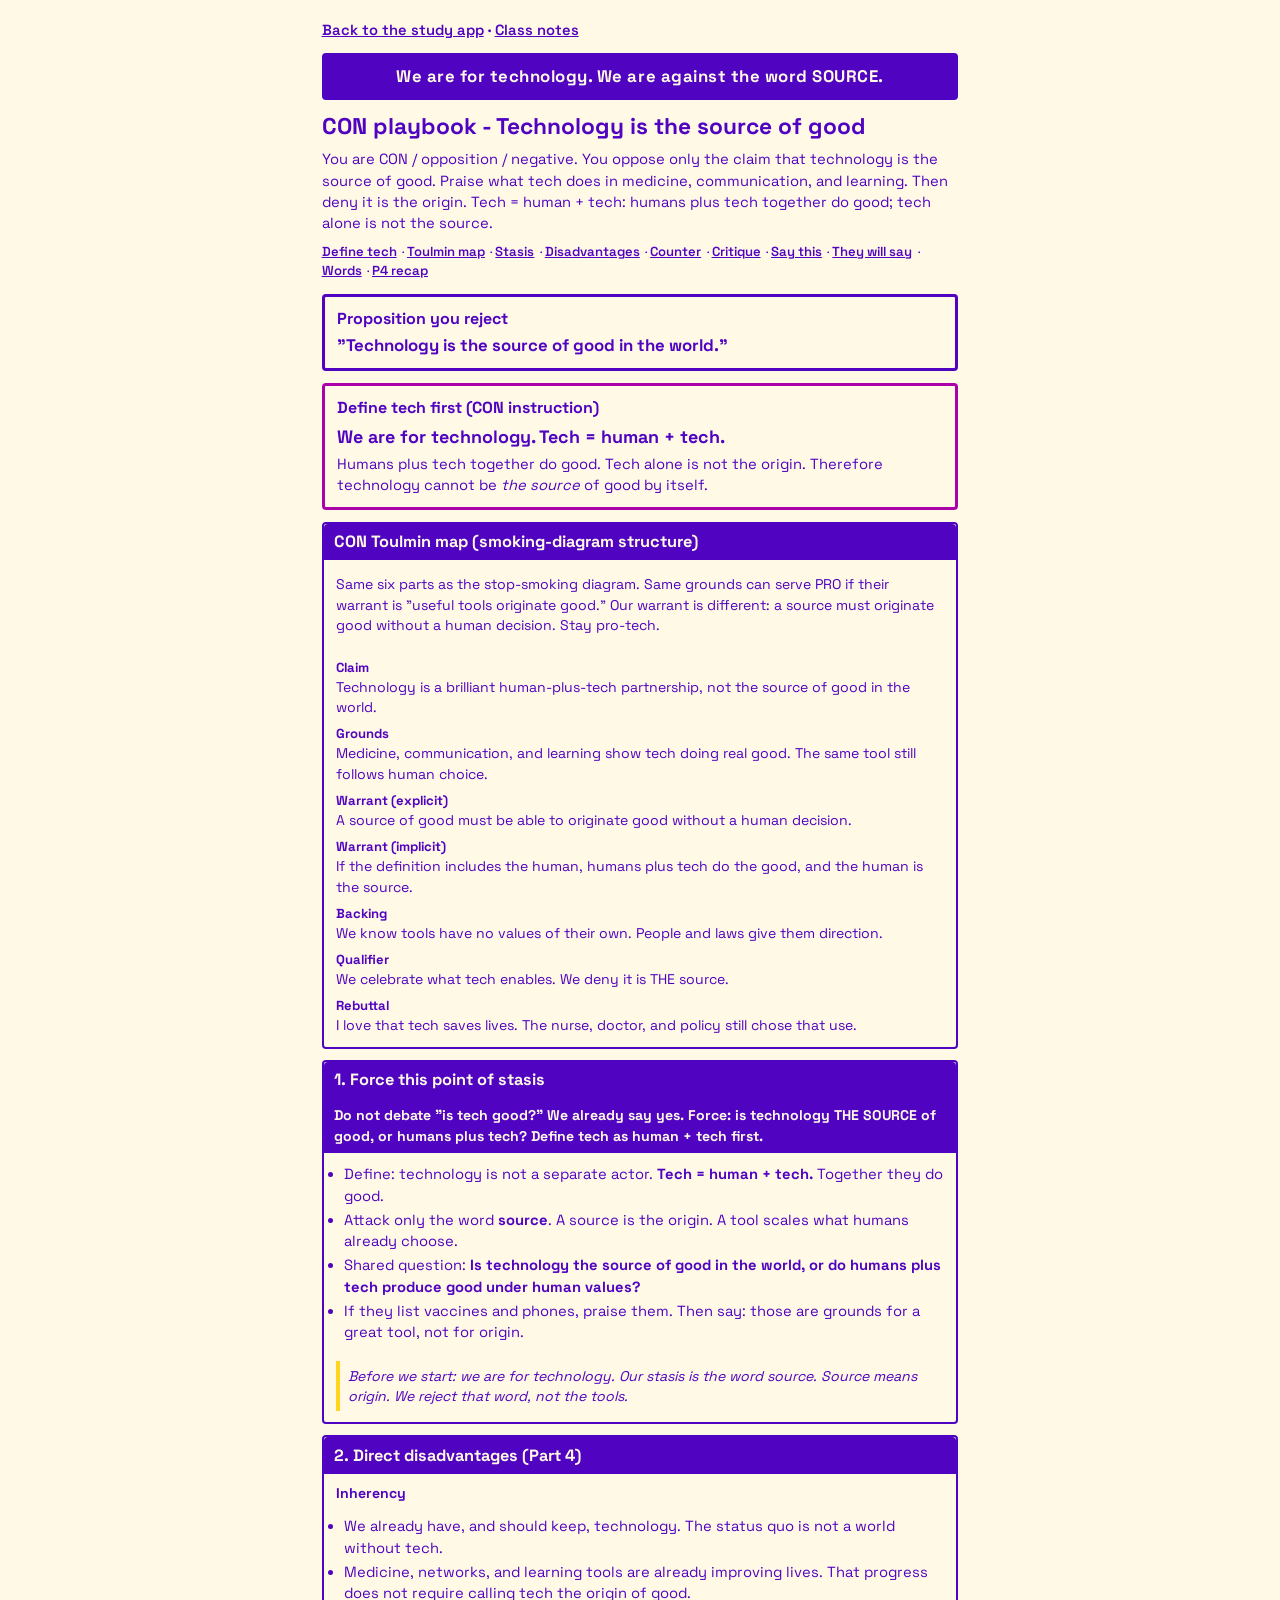
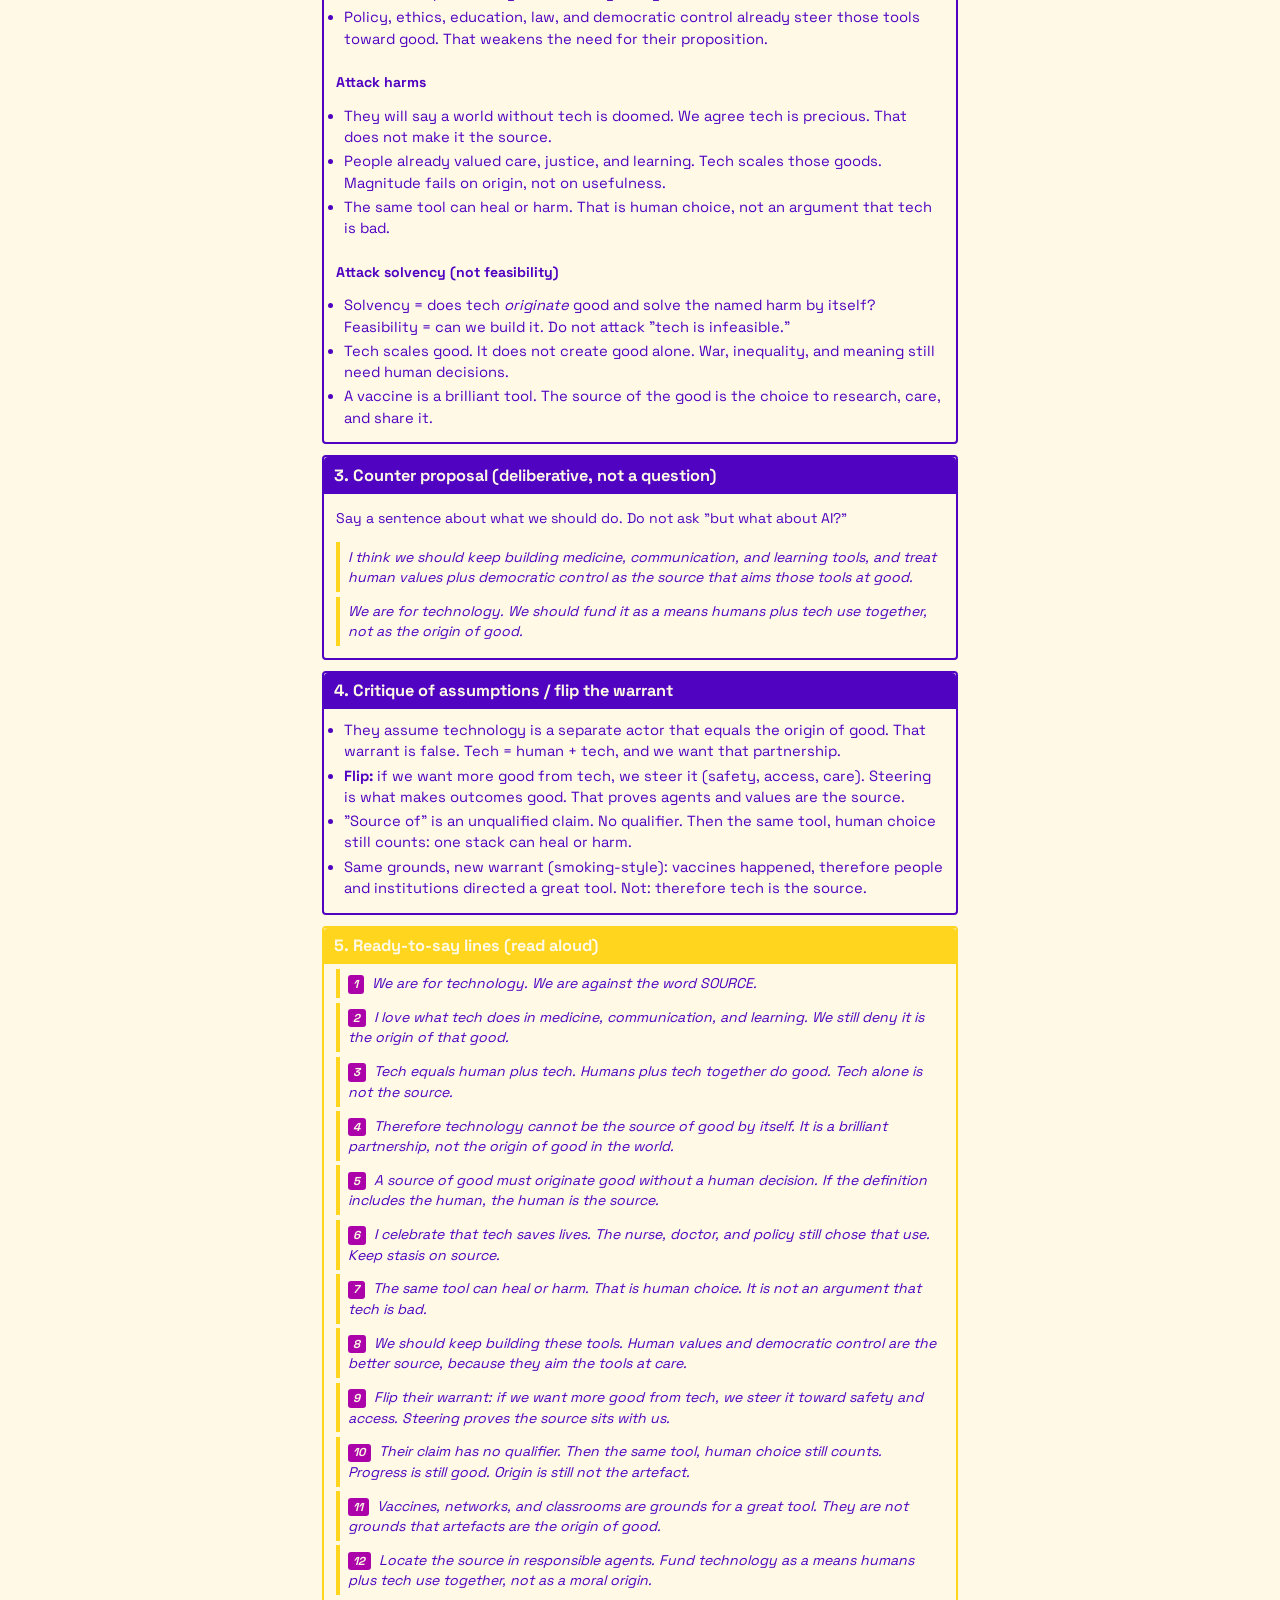
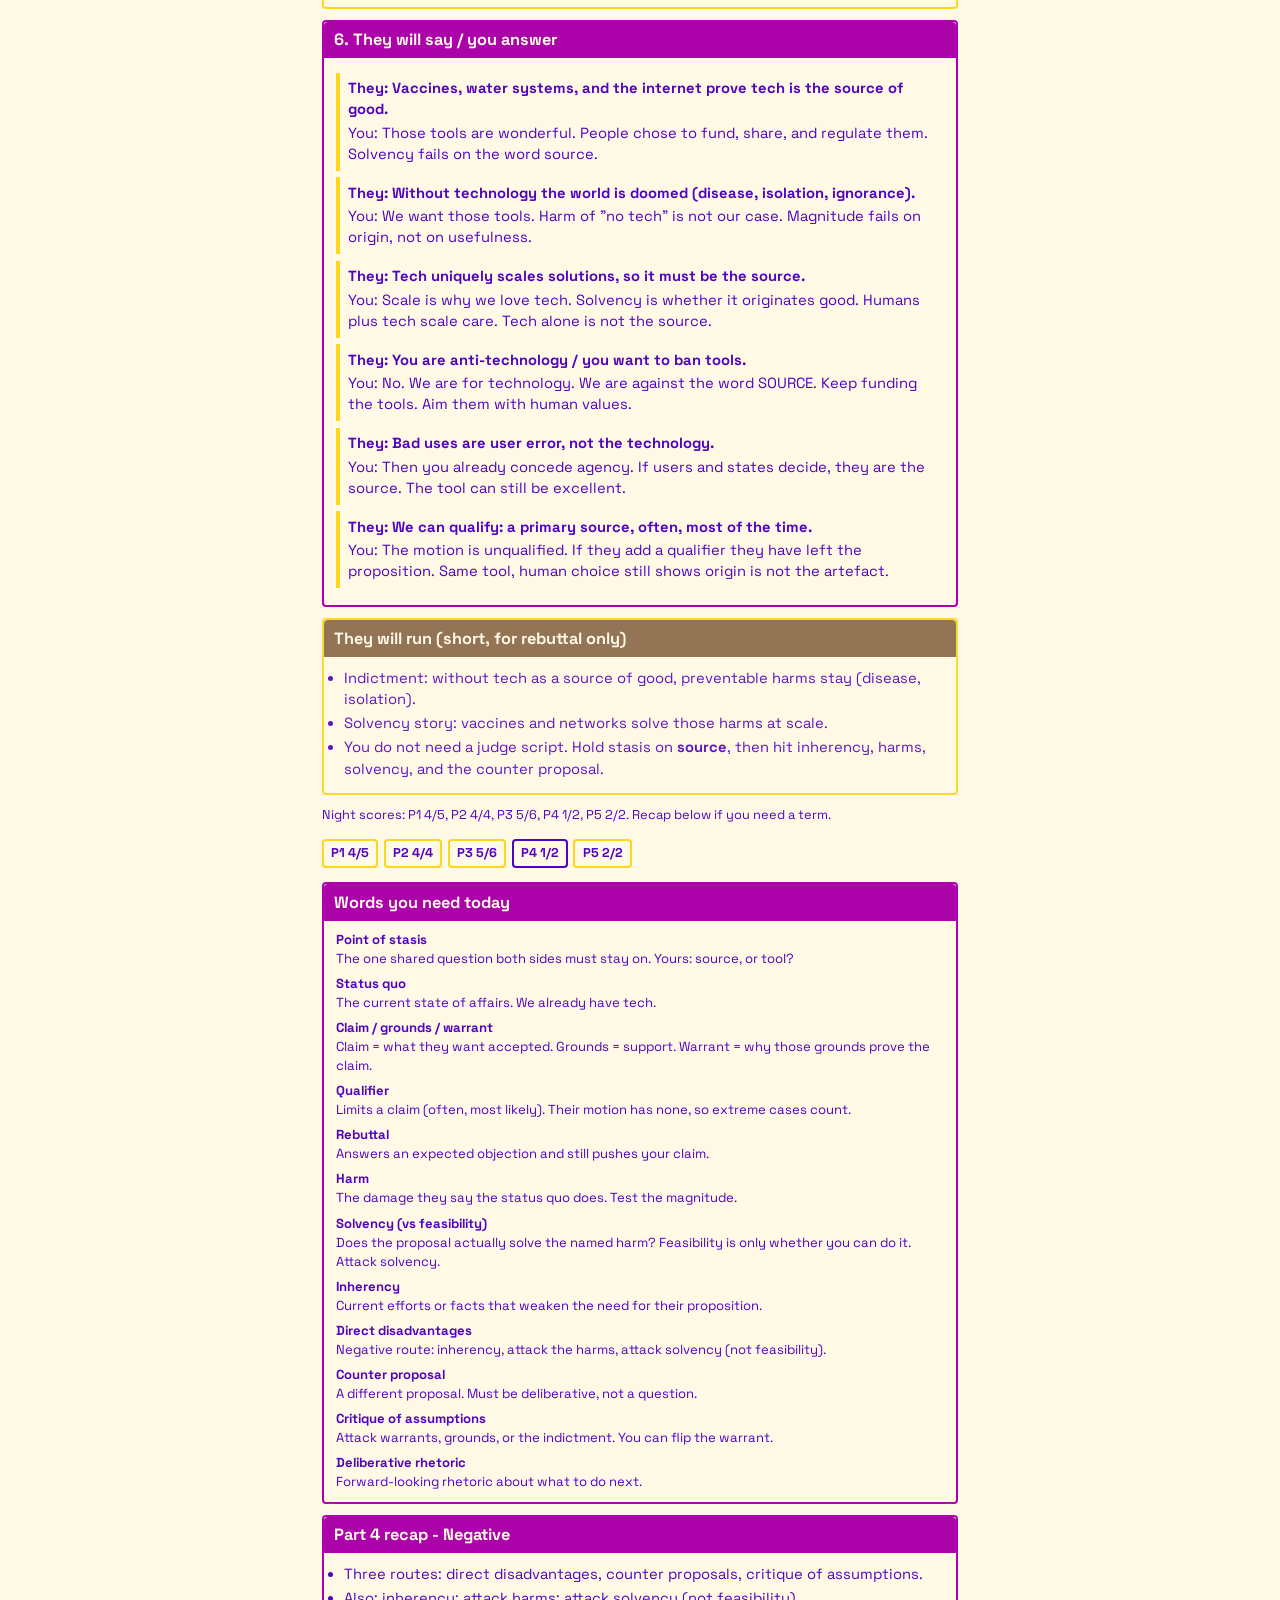
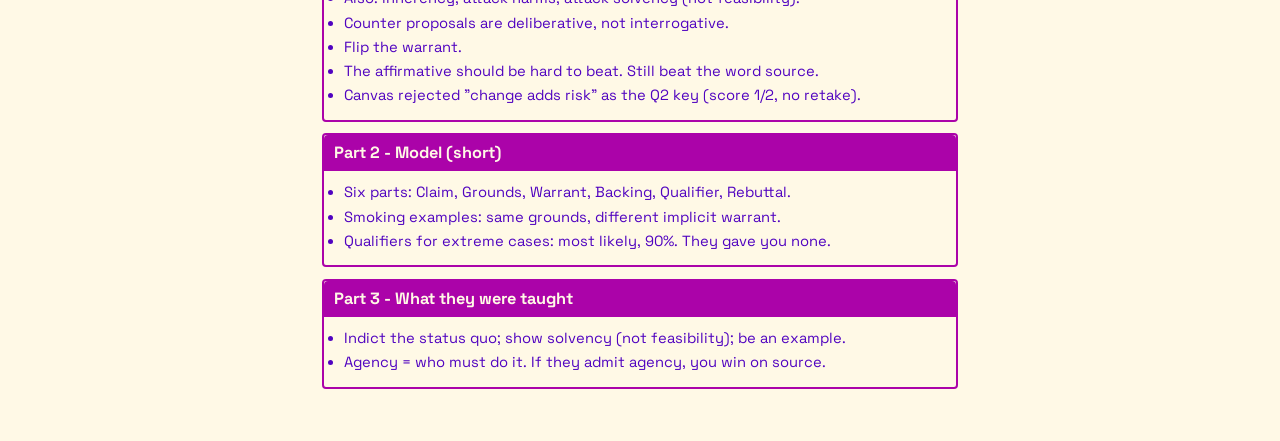
<file: 4100-week2-toulmin-recap.html>
<!DOCTYPE html>
<html lang="en">
<head>
  <meta charset="UTF-8" />
  <meta name="viewport" content="width=device-width, initial-scale=1, viewport-fit=cover" />
  <meta name="referrer" content="no-referrer" />
  <meta http-equiv="Content-Security-Policy" content="default-src 'self'; img-src 'self' data:; style-src 'self' 'unsafe-inline'; font-src 'self' data:; script-src 'self' 'unsafe-inline'; connect-src 'self'; base-uri 'self'; form-action 'self'; object-src 'none'; frame-ancestors 'self'" />
  <title>ACIT4100 Week 2 - CON playbook</title>
  <meta name="theme-color" content="#5003C0" />
  <link rel="stylesheet" href="fonts/fonts.css" />
  <style>
    html { background: #FFF9E6; }
    :root {
      --red: #5003C0;
      --orange: #FFD51E;
      --cream: #FFF9E6;
      --teal: #AB03A9;
      --pink: #FF467A;
      --ink: #5003C0;
      --line: #FFD51E;
    }
    * { box-sizing: border-box; }
    body {
      margin: 0;
      font-family: "Space Grotesk", "Segoe UI", sans-serif;
      color: var(--ink);
      background: var(--cream);
      line-height: 1.45;
    }
    .wrap { max-width: 42rem; margin: 0 auto; padding: 1.1rem 1.1rem 2.6rem; }
    h1 { font-size: 1.42rem; margin: 0 0 0.35rem; color: var(--red); }
    h2 {
      font-size: 1.02rem;
      margin: 0;
      color: #FFF9E6;
      background: var(--teal);
      padding: 0.4rem 0.65rem;
      border-radius: 4px 4px 0 0;
    }
    h3 {
      font-size: 0.88rem;
      margin: 0.55rem 0 0.15rem;
      color: var(--red);
    }
    p, li { font-size: 0.92rem; }
    .lede { margin: 0 0 0.45rem; }
    .meta { font-size: 0.8rem; color: var(--red); margin: 0 0 0.85rem; }
    .role {
      background: var(--red);
      color: #FFF9E6;
      font-weight: 800;
      font-size: 1.05rem;
      letter-spacing: 0.03em;
      text-align: center;
      padding: 0.7rem 0.75rem;
      margin: 0 0 0.7rem;
      border-radius: 4px;
    }
    .prop {
      background: #FFF9E6;
      border: 3px solid var(--red);
      border-radius: 4px;
      padding: 0.65rem 0.75rem;
      margin: 0 0 0.75rem;
    }
    .prop p { margin: 0.2rem 0 0; font-size: 1.05rem; font-weight: 700; }
    .say {
      font-style: italic;
      background: var(--cream);
      border-left: 4px solid var(--orange);
      padding: 0.28rem 0.5rem;
      margin: 0.28rem 0;
      font-size: 0.88rem;
    }
    section.con { border-color: var(--red); }
    section.con h2 { background: var(--red); }
    section.lines { border-color: var(--orange); }
    section.lines h2 { background: var(--orange); }
    section.quiet { border-color: var(--line); opacity: 0.92; }
    section.quiet h2 { background: #8A6A4A; }
    .warn {
      background: var(--red);
      color: #FFF9E6;
      font-weight: 700;
      padding: 0.45rem 0.65rem;
      margin: 0;
      font-size: 0.88rem;
    }
    a { color: var(--red); font-weight: 600; }
    a:hover { color: var(--teal); }
    .scores {
      display: flex;
      flex-wrap: wrap;
      gap: 0.35rem;
      margin: 0 0 0.9rem;
    }
    .scores span {
      background: #FFF9E6;
      border: 2px solid var(--orange);
      border-radius: 4px;
      padding: 0.22rem 0.45rem;
      font-size: 0.8rem;
      font-weight: 700;
    }
    .scores .weak { border-color: var(--red); color: var(--red); }
    section {
      border: 2px solid var(--teal);
      border-radius: 4px;
      margin: 0 0 0.7rem;
      background: #FFF9E6;
    }
    section ul {
      margin: 0;
      padding: 0.5rem 0.75rem 0.65rem 1.25rem;
    }
    section h3, section .say, section p.note { margin-left: 0.75rem; margin-right: 0.75rem; }
    section .say:last-child { margin-bottom: 0.7rem; }
    section p.note { font-size: 0.88rem; }
    li { margin: 0.18rem 0; }
    .ask {
      border: 3px solid var(--red);
      background: #FFF9E6;
      border-radius: 4px;
      padding: 0.7rem 0.8rem;
      margin: 0 0 1rem;
    }
    .ask strong { color: var(--red); }
    .back { display: inline-block; margin: 0 0 0.75rem; font-weight: 700; }
    .jump { font-size: 0.82rem; margin: 0 0 0.85rem; }
    .jump a { margin-right: 0.15rem; }
    dl.gloss {
      margin: 0;
      padding: 0.45rem 0.75rem 0.65rem;
    }
    dl.gloss dt {
      font-weight: 700;
      font-size: 0.82rem;
      color: var(--red);
      margin: 0.38rem 0 0;
    }
    dl.gloss dt:first-child { margin-top: 0.1rem; }
    dl.gloss dd {
      margin: 0 0 0 0;
      font-size: 0.82rem;
    }
    section.pairs ul { list-style: none; padding-left: 0.75rem; }
    section.pairs li {
      margin: 0.4rem 0;
      padding: 0.35rem 0.5rem;
      background: var(--cream);
      border-left: 4px solid var(--orange);
    }
    section.pairs .obj { font-weight: 700; }
    section.pairs .reb { display: block; margin-top: 0.12rem; }
    .define {
      background: #FFF9E6;
      border: 3px solid var(--teal);
      border-radius: 4px;
      padding: 0.65rem 0.75rem;
      margin: 0 0 0.75rem;
    }
    .define p { margin: 0.25rem 0 0; }
    .define .eq {
      font-size: 1.12rem;
      font-weight: 800;
      color: var(--red);
    }
    dl.toulmin {
      margin: 0;
      padding: 0.45rem 0.75rem 0.7rem;
    }
    dl.toulmin dt {
      font-weight: 800;
      font-size: 0.82rem;
      color: var(--red);
      margin: 0.42rem 0 0;
    }
    dl.toulmin dt:first-child { margin-top: 0.08rem; }
    dl.toulmin dd {
      margin: 0;
      font-size: 0.88rem;
    }
    .num {
      display: inline-block;
      background: var(--teal);
      color: #FFF9E6;
      font-weight: 800;
      font-size: 0.72rem;
      padding: 0.05rem 0.35rem;
      border-radius: 3px;
      margin-right: 0.25rem;
    }
  </style>
</head>
<body>
  <div class="wrap">
    <p class="back"><a href="index.html#notes">Back to the study app</a> · <a href="class-notes.html#acit4100">Class notes</a></p>
    <div class="role">We are for technology. We are against the word SOURCE.</div>
    <h1>CON playbook - Technology is the source of good</h1>
    <p class="lede">You are CON / opposition / negative. You oppose only the claim that technology is the source of good. Praise what tech does in medicine, communication, and learning. Then deny it is the origin. Tech = human + tech: humans plus tech together do good; tech alone is not the source.</p>
    <p class="jump">
      <a href="#define">Define tech</a> ·
      <a href="#toulmin">Toulmin map</a> ·
      <a href="#stasis">Stasis</a> ·
      <a href="#direct">Disadvantages</a> ·
      <a href="#counter">Counter</a> ·
      <a href="#critique">Critique</a> ·
      <a href="#lines">Say this</a> ·
      <a href="#rebut">They will say</a> ·
      <a href="#words">Words</a> ·
      <a href="#p4">P4 recap</a>
    </p>

    <div class="prop" id="motion">
      <strong>Proposition you reject</strong>
      <p>&quot;Technology is the source of good in the world.&quot;</p>
    </div>

    <div class="define" id="define">
      <strong>Define tech first (CON instruction)</strong>
      <p class="eq">We are for technology. Tech = human + tech.</p>
      <p>Humans plus tech together do good. Tech alone is not the origin. Therefore technology cannot be <em>the source</em> of good by itself.</p>
    </div>

    <section class="con" id="toulmin">
      <h2>CON Toulmin map (smoking-diagram structure)</h2>
      <p class="note">Same six parts as the stop-smoking diagram. Same grounds can serve PRO if their warrant is &quot;useful tools originate good.&quot; Our warrant is different: a source must originate good without a human decision. Stay pro-tech.</p>
      <dl class="toulmin">
        <dt>Claim</dt>
        <dd>Technology is a brilliant human-plus-tech partnership, not the source of good in the world.</dd>
        <dt>Grounds</dt>
        <dd>Medicine, communication, and learning show tech doing real good. The same tool still follows human choice.</dd>
        <dt>Warrant (explicit)</dt>
        <dd>A source of good must be able to originate good without a human decision.</dd>
        <dt>Warrant (implicit)</dt>
        <dd>If the definition includes the human, humans plus tech do the good, and the human is the source.</dd>
        <dt>Backing</dt>
        <dd>We know tools have no values of their own. People and laws give them direction.</dd>
        <dt>Qualifier</dt>
        <dd>We celebrate what tech enables. We deny it is THE source.</dd>
        <dt>Rebuttal</dt>
        <dd>I love that tech saves lives. The nurse, doctor, and policy still chose that use.</dd>
      </dl>
    </section>

    <section class="con" id="stasis">
      <h2>1. Force this point of stasis</h2>
      <p class="warn">Do not debate &quot;is tech good?&quot; We already say yes. Force: is technology THE SOURCE of good, or humans plus tech? Define tech as human + tech first.</p>
      <ul>
        <li>Define: technology is not a separate actor. <strong>Tech = human + tech.</strong> Together they do good.</li>
        <li>Attack only the word <strong>source</strong>. A source is the origin. A tool scales what humans already choose.</li>
        <li>Shared question: <strong>Is technology the source of good in the world, or do humans plus tech produce good under human values?</strong></li>
        <li>If they list vaccines and phones, praise them. Then say: those are grounds for a great tool, not for origin.</li>
      </ul>
      <p class="say">Before we start: we are for technology. Our stasis is the word source. Source means origin. We reject that word, not the tools.</p>
    </section>

    <section class="con" id="direct">
      <h2>2. Direct disadvantages (Part 4)</h2>
      <h3>Inherency</h3>
      <ul>
        <li>We already have, and should keep, technology. The status quo is not a world without tech.</li>
        <li>Medicine, networks, and learning tools are already improving lives. That progress does not require calling tech the origin of good.</li>
        <li>Policy, ethics, education, law, and democratic control already steer those tools toward good. That weakens the need for their proposition.</li>
      </ul>
      <h3>Attack harms</h3>
      <ul>
        <li>They will say a world without tech is doomed. We agree tech is precious. That does not make it the source.</li>
        <li>People already valued care, justice, and learning. Tech scales those goods. Magnitude fails on origin, not on usefulness.</li>
        <li>The same tool can heal or harm. That is human choice, not an argument that tech is bad.</li>
      </ul>
      <h3>Attack solvency (not feasibility)</h3>
      <ul>
        <li>Solvency = does tech <em>originate</em> good and solve the named harm by itself? Feasibility = can we build it. Do not attack &quot;tech is infeasible.&quot;</li>
        <li>Tech scales good. It does not create good alone. War, inequality, and meaning still need human decisions.</li>
        <li>A vaccine is a brilliant tool. The source of the good is the choice to research, care, and share it.</li>
      </ul>
    </section>

    <section class="con" id="counter">
      <h2>3. Counter proposal (deliberative, not a question)</h2>
      <p class="note">Say a sentence about what we should do. Do not ask &quot;but what about AI?&quot;</p>
      <p class="say">I think we should keep building medicine, communication, and learning tools, and treat human values plus democratic control as the source that aims those tools at good.</p>
      <p class="say">We are for technology. We should fund it as a means humans plus tech use together, not as the origin of good.</p>
    </section>

    <section class="con" id="critique">
      <h2>4. Critique of assumptions / flip the warrant</h2>
      <ul>
        <li>They assume technology is a separate actor that equals the origin of good. That warrant is false. Tech = human + tech, and we want that partnership.</li>
        <li><strong>Flip:</strong> if we want more good from tech, we steer it (safety, access, care). Steering is what makes outcomes good. That proves agents and values are the source.</li>
        <li>&quot;Source of&quot; is an unqualified claim. No qualifier. Then the same tool, human choice still counts: one stack can heal or harm.</li>
        <li>Same grounds, new warrant (smoking-style): vaccines happened, therefore people and institutions directed a great tool. Not: therefore tech is the source.</li>
      </ul>
    </section>

    <section class="lines" id="lines">
      <h2>5. Ready-to-say lines (read aloud)</h2>
      <p class="say"><span class="num">1</span> We are for technology. We are against the word SOURCE.</p>
      <p class="say"><span class="num">2</span> I love what tech does in medicine, communication, and learning. We still deny it is the origin of that good.</p>
      <p class="say"><span class="num">3</span> Tech equals human plus tech. Humans plus tech together do good. Tech alone is not the source.</p>
      <p class="say"><span class="num">4</span> Therefore technology cannot be the source of good by itself. It is a brilliant partnership, not the origin of good in the world.</p>
      <p class="say"><span class="num">5</span> A source of good must originate good without a human decision. If the definition includes the human, the human is the source.</p>
      <p class="say"><span class="num">6</span> I celebrate that tech saves lives. The nurse, doctor, and policy still chose that use. Keep stasis on source.</p>
      <p class="say"><span class="num">7</span> The same tool can heal or harm. That is human choice. It is not an argument that tech is bad.</p>
      <p class="say"><span class="num">8</span> We should keep building these tools. Human values and democratic control are the better source, because they aim the tools at care.</p>
      <p class="say"><span class="num">9</span> Flip their warrant: if we want more good from tech, we steer it toward safety and access. Steering proves the source sits with us.</p>
      <p class="say"><span class="num">10</span> Their claim has no qualifier. Then the same tool, human choice still counts. Progress is still good. Origin is still not the artefact.</p>
      <p class="say"><span class="num">11</span> Vaccines, networks, and classrooms are grounds for a great tool. They are not grounds that artefacts are the origin of good.</p>
      <p class="say"><span class="num">12</span> Locate the source in responsible agents. Fund technology as a means humans plus tech use together, not as a moral origin.</p>
    </section>

    <section class="pairs" id="rebut">
      <h2>6. They will say / you answer</h2>
      <ul>
        <li>
          <span class="obj">They: Vaccines, water systems, and the internet prove tech is the source of good.</span>
          <span class="reb">You: Those tools are wonderful. People chose to fund, share, and regulate them. Solvency fails on the word source.</span>
        </li>
        <li>
          <span class="obj">They: Without technology the world is doomed (disease, isolation, ignorance).</span>
          <span class="reb">You: We want those tools. Harm of &quot;no tech&quot; is not our case. Magnitude fails on origin, not on usefulness.</span>
        </li>
        <li>
          <span class="obj">They: Tech uniquely scales solutions, so it must be the source.</span>
          <span class="reb">You: Scale is why we love tech. Solvency is whether it originates good. Humans plus tech scale care. Tech alone is not the source.</span>
        </li>
        <li>
          <span class="obj">They: You are anti-technology / you want to ban tools.</span>
          <span class="reb">You: No. We are for technology. We are against the word SOURCE. Keep funding the tools. Aim them with human values.</span>
        </li>
        <li>
          <span class="obj">They: Bad uses are user error, not the technology.</span>
          <span class="reb">You: Then you already concede agency. If users and states decide, they are the source. The tool can still be excellent.</span>
        </li>
        <li>
          <span class="obj">They: We can qualify: a primary source, often, most of the time.</span>
          <span class="reb">You: The motion is unqualified. If they add a qualifier they have left the proposition. Same tool, human choice still shows origin is not the artefact.</span>
        </li>
      </ul>
    </section>

    <section class="quiet" id="aff-short">
      <h2>They will run (short, for rebuttal only)</h2>
      <ul>
        <li>Indictment: without tech as a source of good, preventable harms stay (disease, isolation).</li>
        <li>Solvency story: vaccines and networks solve those harms at scale.</li>
        <li>You do not need a judge script. Hold stasis on <strong>source</strong>, then hit inherency, harms, solvency, and the counter proposal.</li>
      </ul>
    </section>

    <p class="meta">Night scores: P1 4/5, P2 4/4, P3 5/6, P4 1/2, P5 2/2. Recap below if you need a term.</p>
    <div class="scores" aria-label="Self-test scores">
      <span>P1 4/5</span>
      <span>P2 4/4</span>
      <span>P3 5/6</span>
      <span class="weak">P4 1/2</span>
      <span>P5 2/2</span>
    </div>

    <section id="words">
      <h2>Words you need today</h2>
      <dl class="gloss">
        <dt>Point of stasis</dt>
        <dd>The one shared question both sides must stay on. Yours: source, or tool?</dd>
        <dt>Status quo</dt>
        <dd>The current state of affairs. We already have tech.</dd>
        <dt>Claim / grounds / warrant</dt>
        <dd>Claim = what they want accepted. Grounds = support. Warrant = why those grounds prove the claim.</dd>
        <dt>Qualifier</dt>
        <dd>Limits a claim (often, most likely). Their motion has none, so extreme cases count.</dd>
        <dt>Rebuttal</dt>
        <dd>Answers an expected objection and still pushes your claim.</dd>
        <dt>Harm</dt>
        <dd>The damage they say the status quo does. Test the magnitude.</dd>
        <dt>Solvency (vs feasibility)</dt>
        <dd>Does the proposal actually solve the named harm? Feasibility is only whether you can do it. Attack solvency.</dd>
        <dt>Inherency</dt>
        <dd>Current efforts or facts that weaken the need for their proposition.</dd>
        <dt>Direct disadvantages</dt>
        <dd>Negative route: inherency, attack the harms, attack solvency (not feasibility).</dd>
        <dt>Counter proposal</dt>
        <dd>A different proposal. Must be deliberative, not a question.</dd>
        <dt>Critique of assumptions</dt>
        <dd>Attack warrants, grounds, or the indictment. You can flip the warrant.</dd>
        <dt>Deliberative rhetoric</dt>
        <dd>Forward-looking rhetoric about what to do next.</dd>
      </dl>
    </section>

    <section id="p4">
      <h2>Part 4 recap - Negative</h2>
      <ul>
        <li>Three routes: direct disadvantages, counter proposals, critique of assumptions.</li>
        <li>Also: inherency; attack harms; attack solvency (not feasibility).</li>
        <li>Counter proposals are deliberative, not interrogative.</li>
        <li>Flip the warrant.</li>
        <li>The affirmative should be hard to beat. Still beat the word source.</li>
        <li>Canvas rejected &quot;change adds risk&quot; as the Q2 key (score 1/2, no retake).</li>
      </ul>
    </section>

    <section id="p2">
      <h2>Part 2 - Model (short)</h2>
      <ul>
        <li>Six parts: Claim, Grounds, Warrant, Backing, Qualifier, Rebuttal.</li>
        <li>Smoking examples: same grounds, different implicit warrant.</li>
        <li>Qualifiers for extreme cases: most likely, 90%. They gave you none.</li>
      </ul>
    </section>

    <section id="p3">
      <h2>Part 3 - What they were taught</h2>
      <ul>
        <li>Indict the status quo; show solvency (not feasibility); be an example.</li>
        <li>Agency = who must do it. If they admit agency, you win on source.</li>
      </ul>
    </section>
  </div>
</body>
</html>
</file>
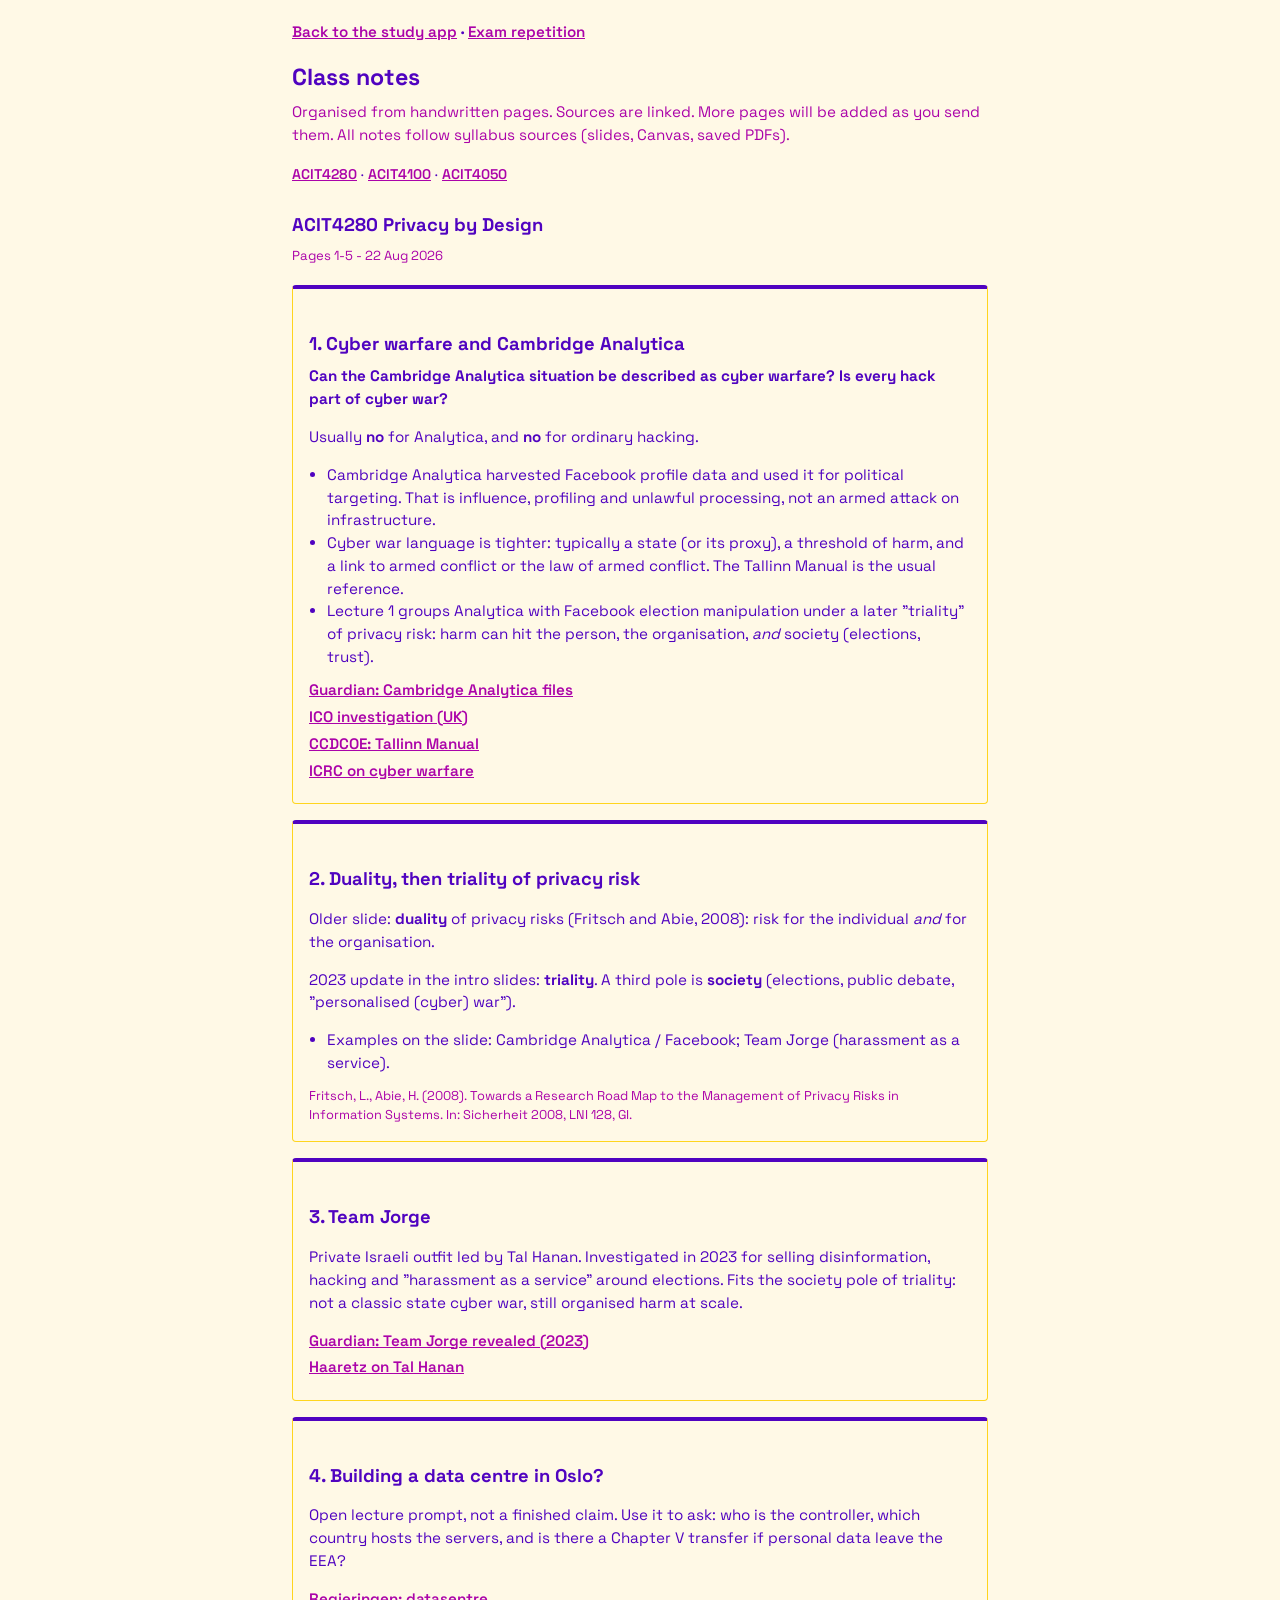
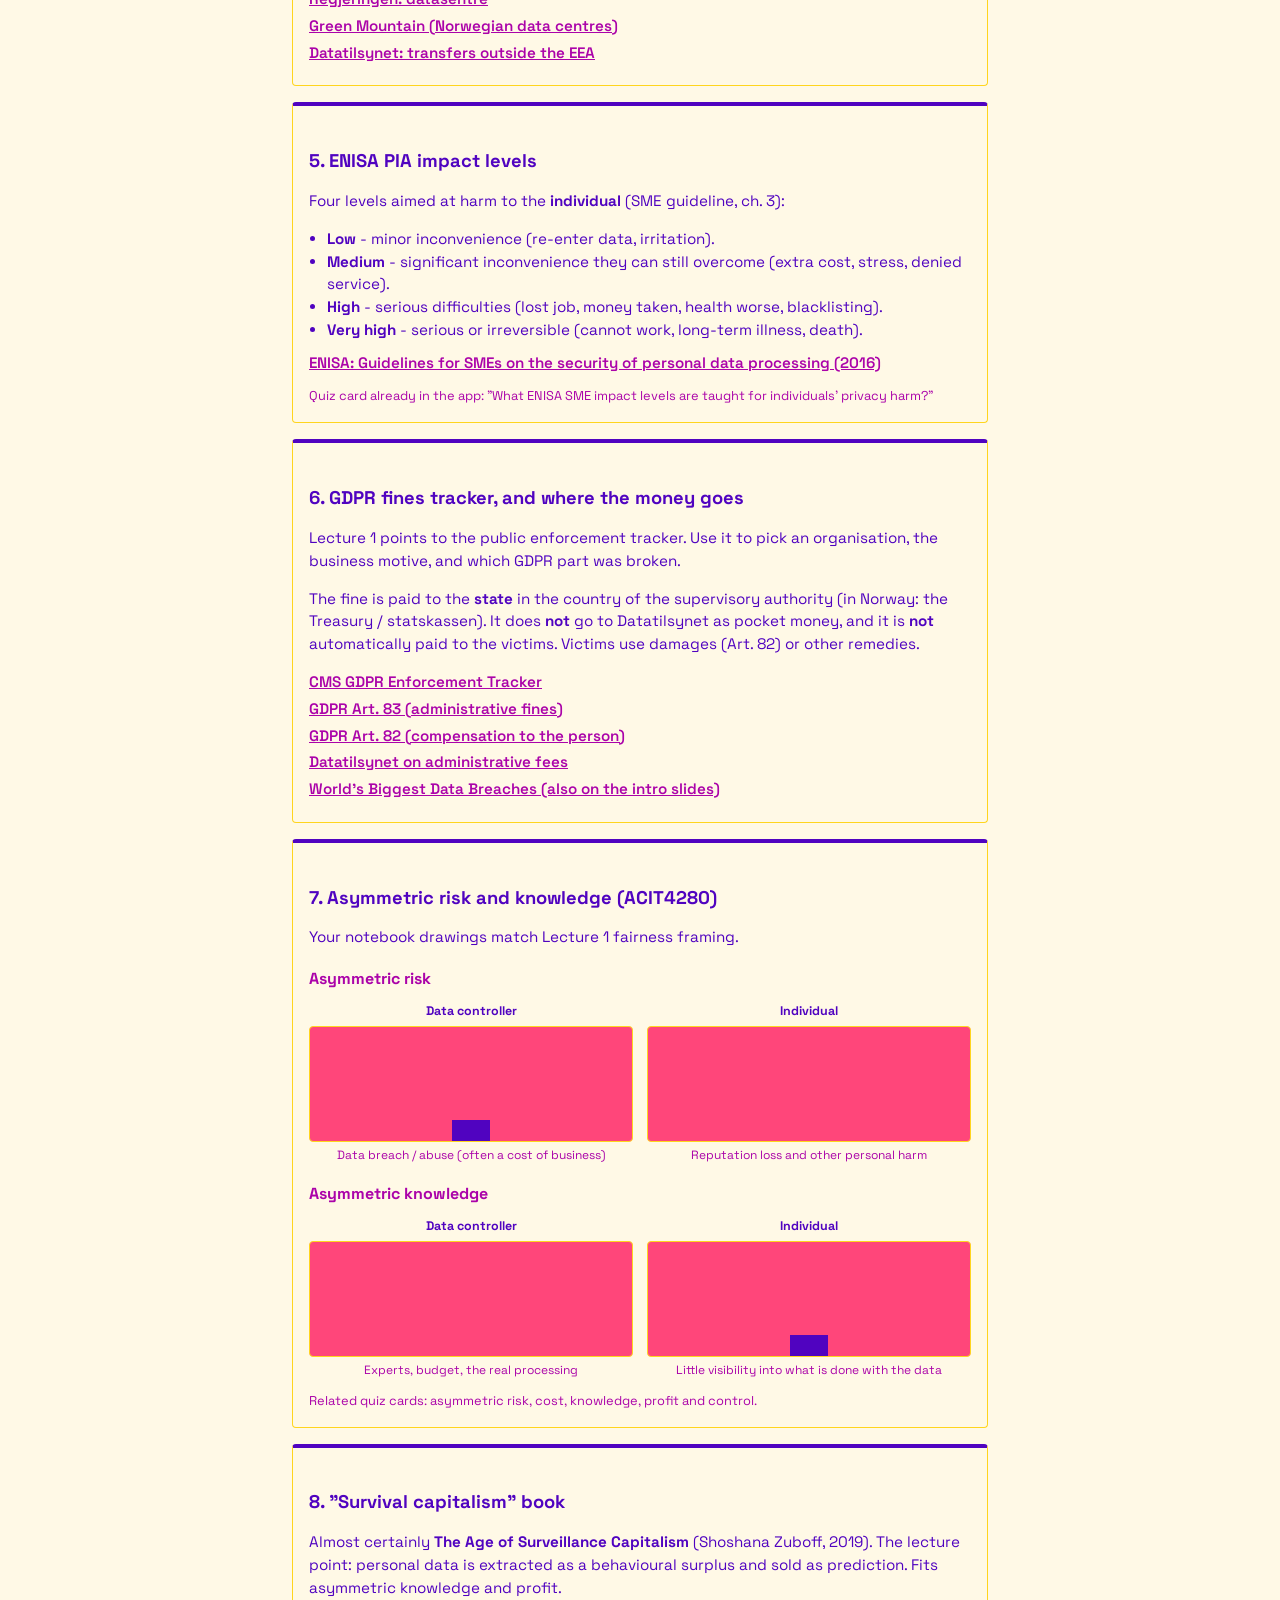
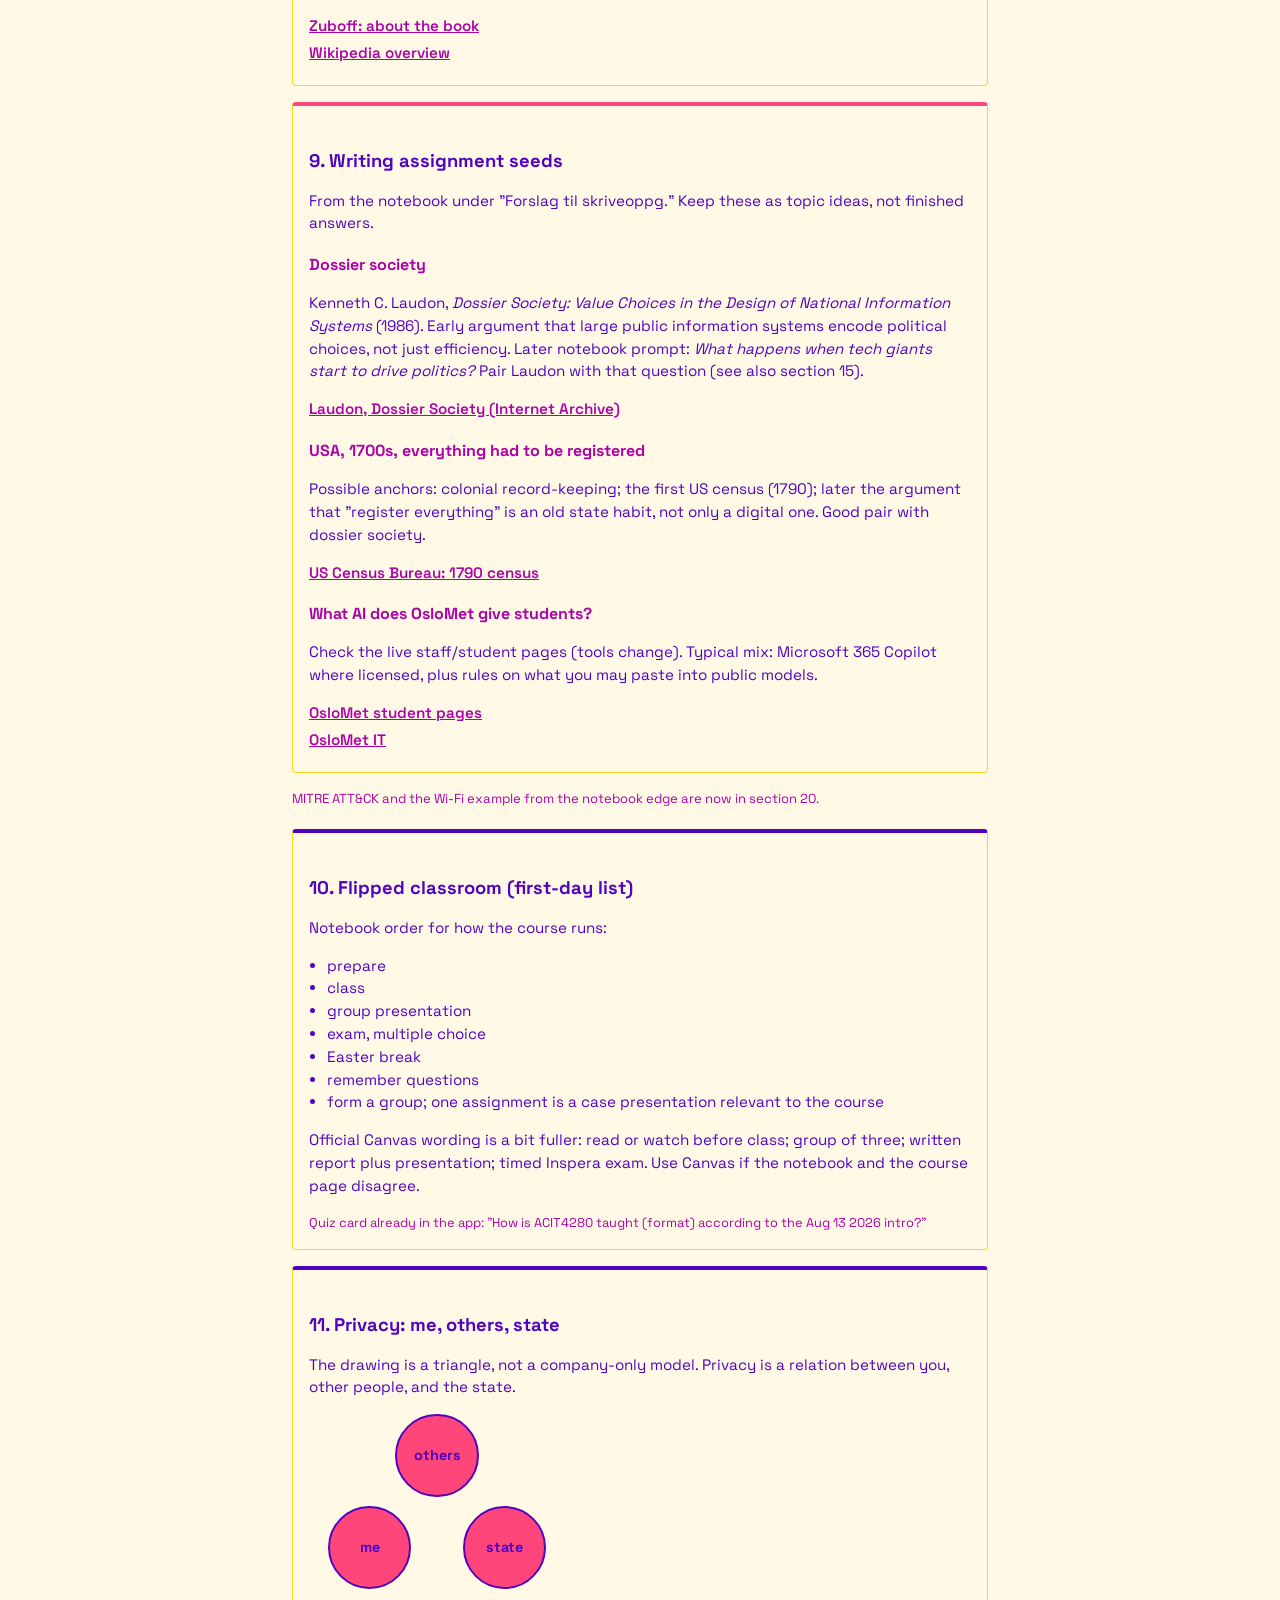
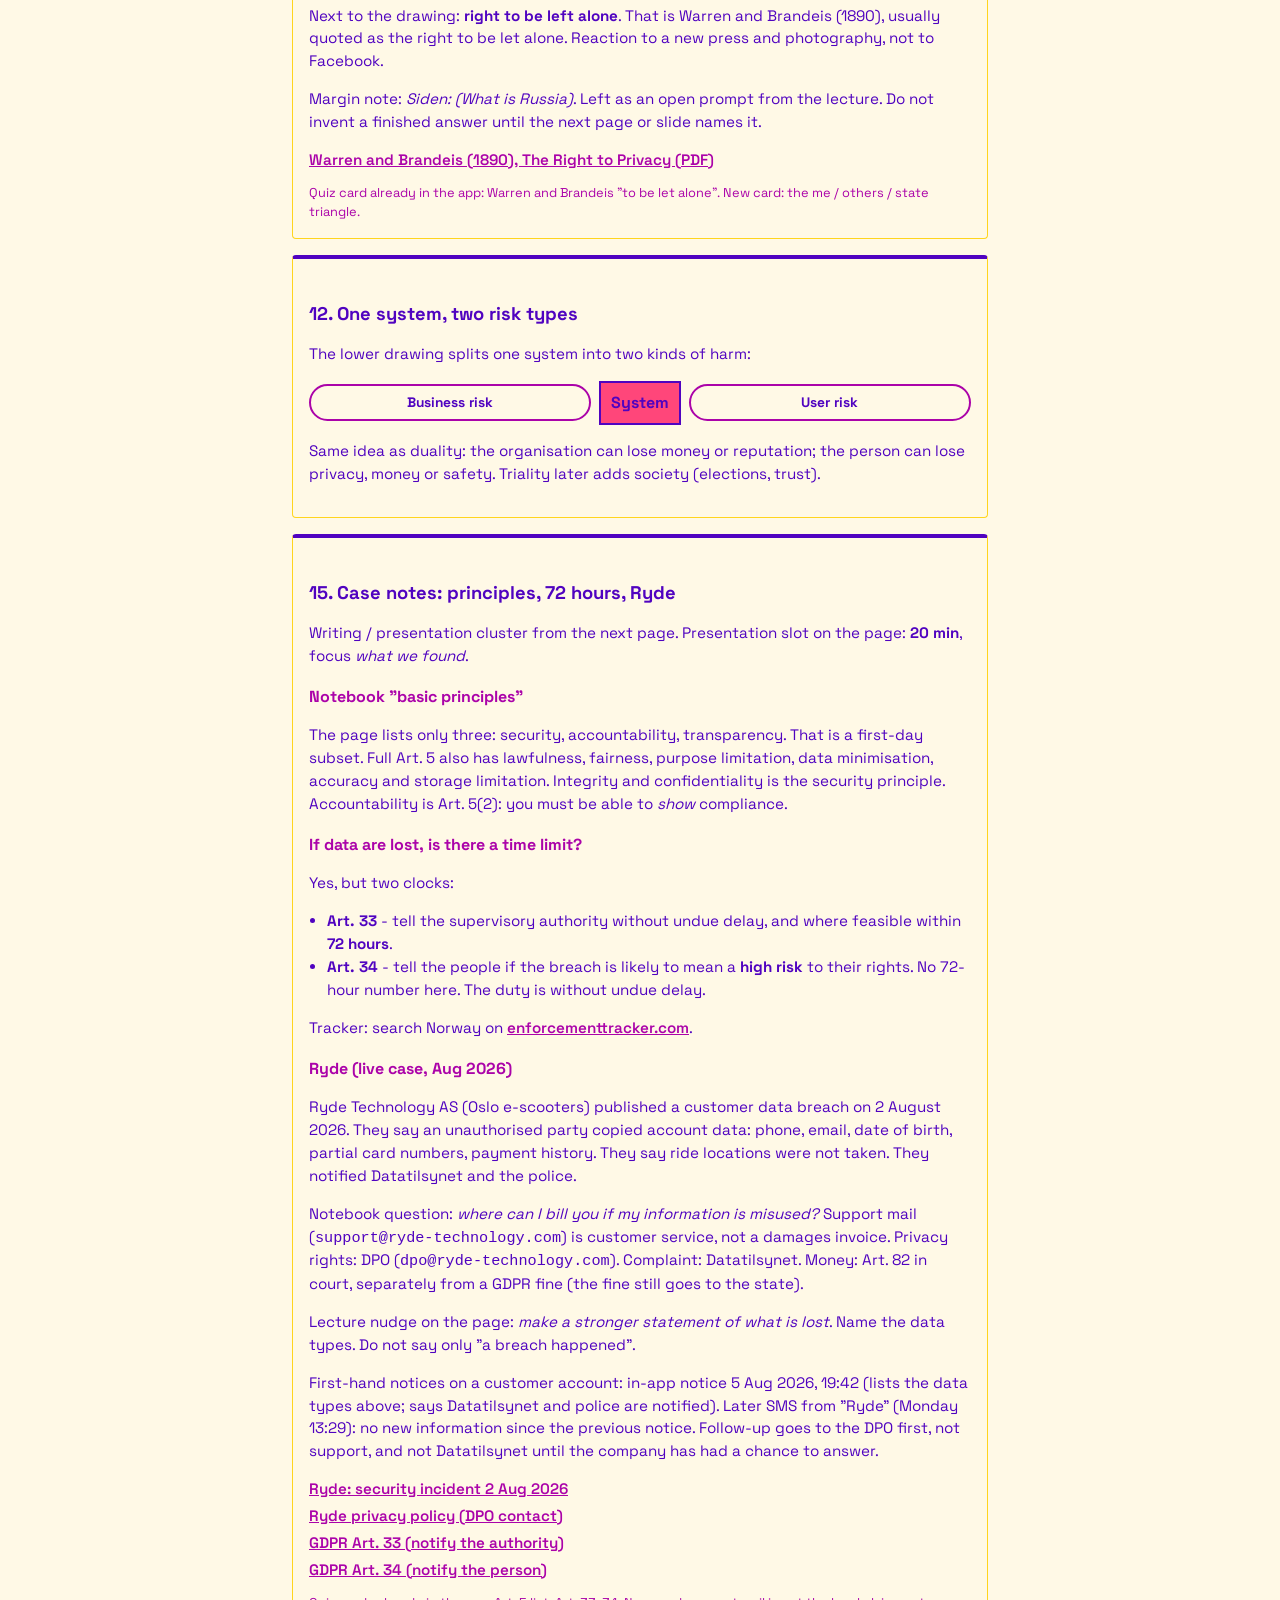
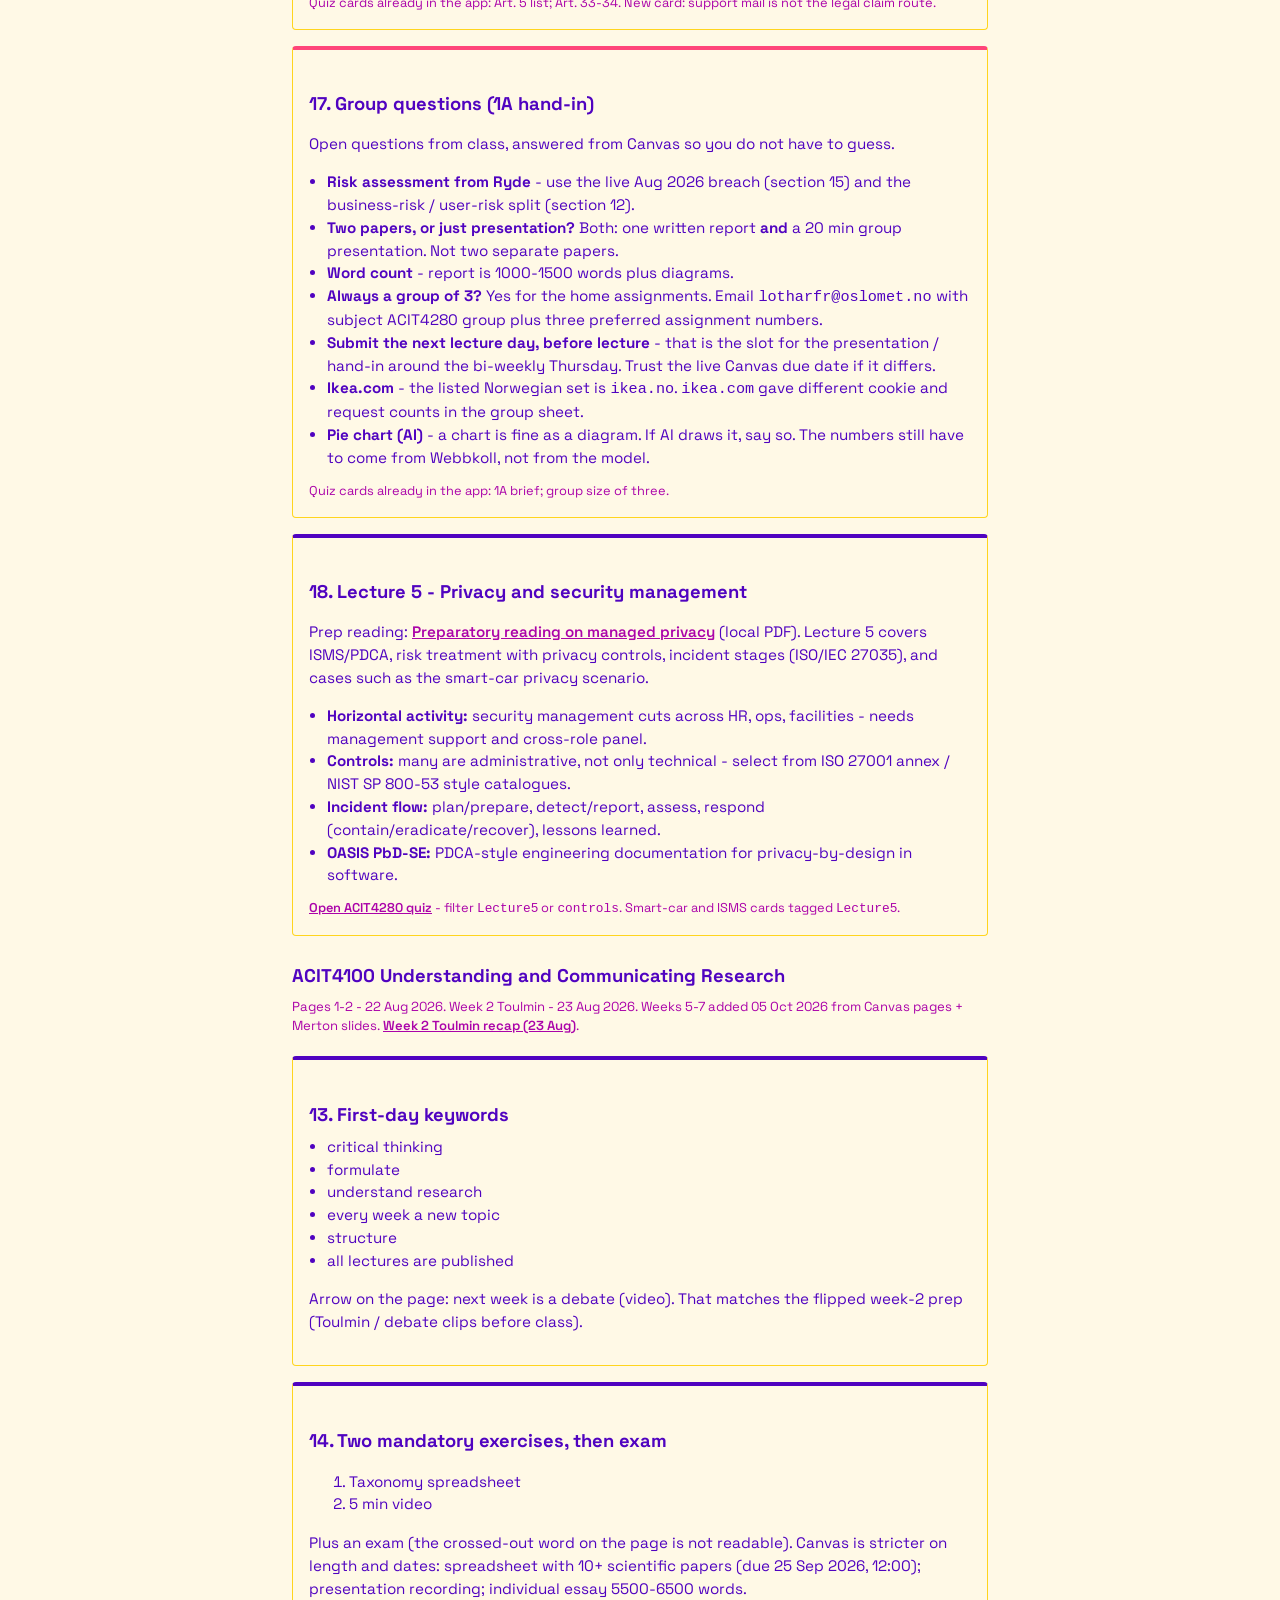
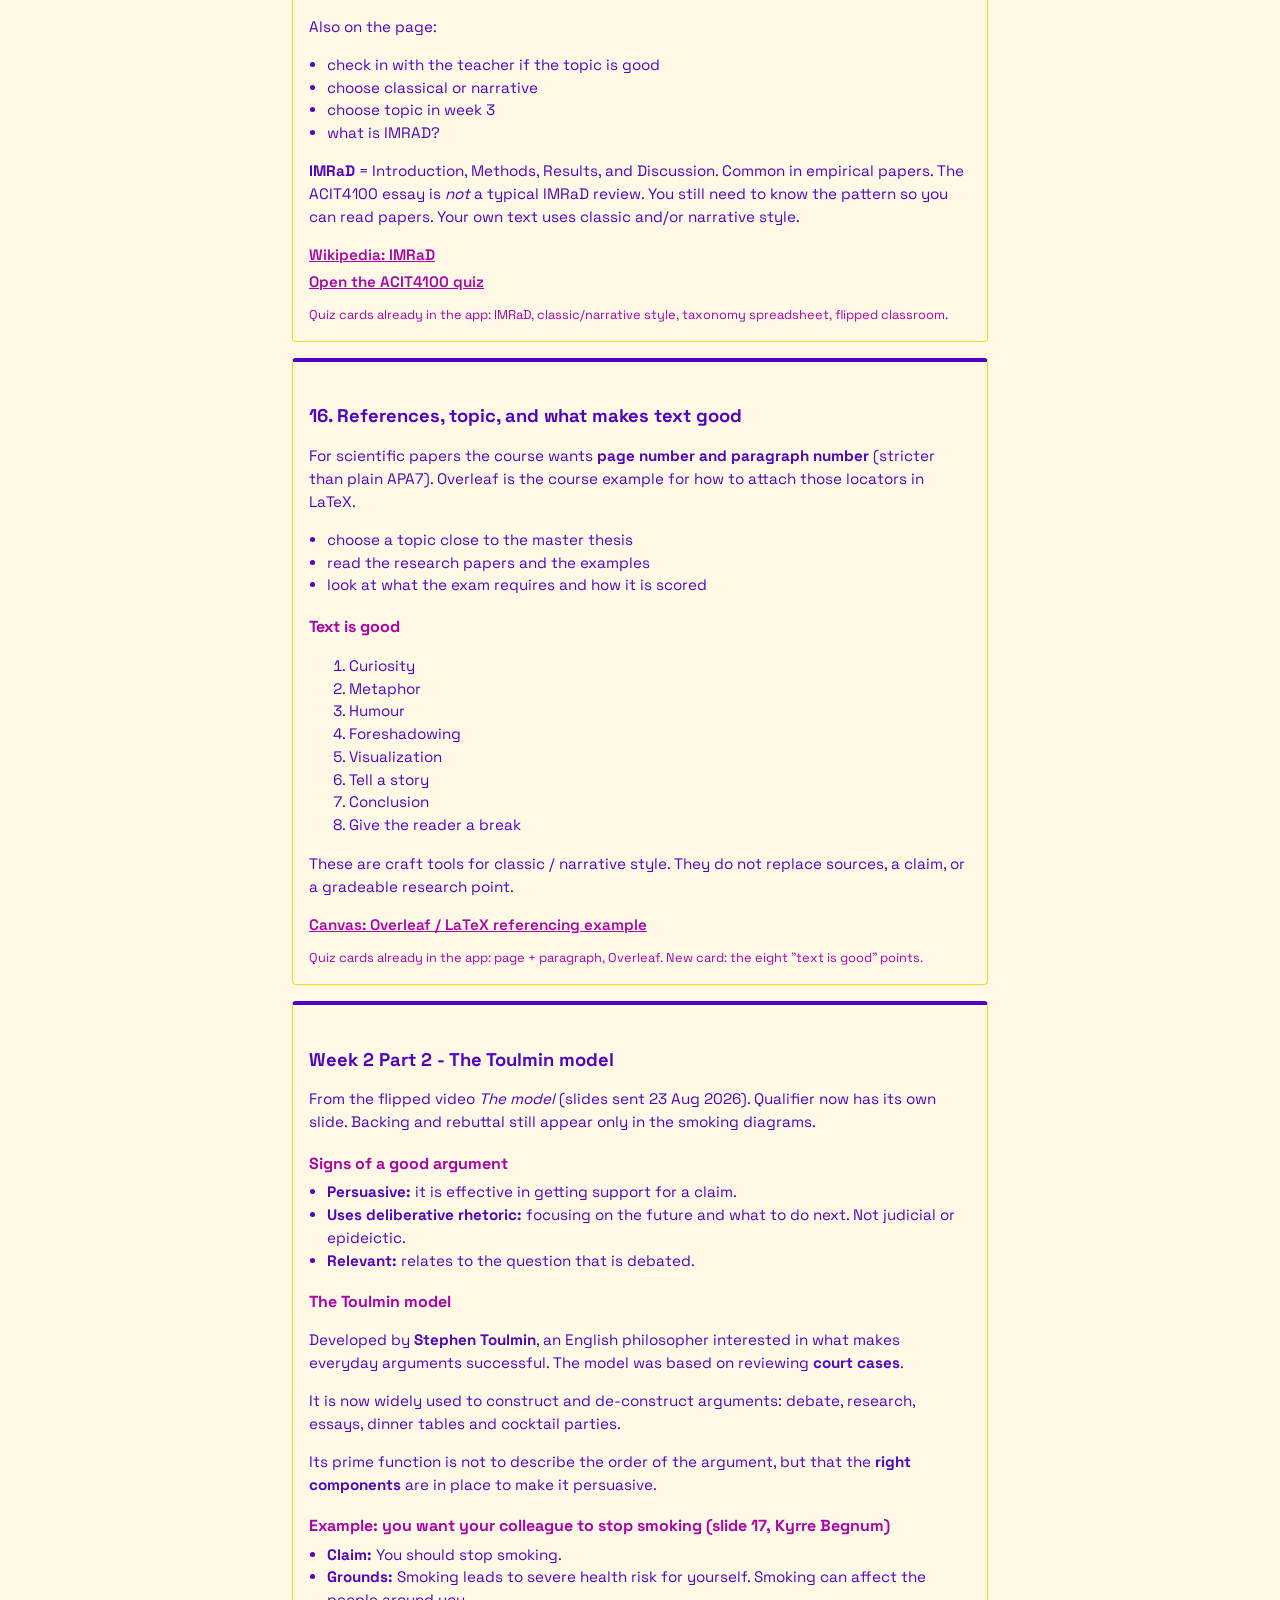
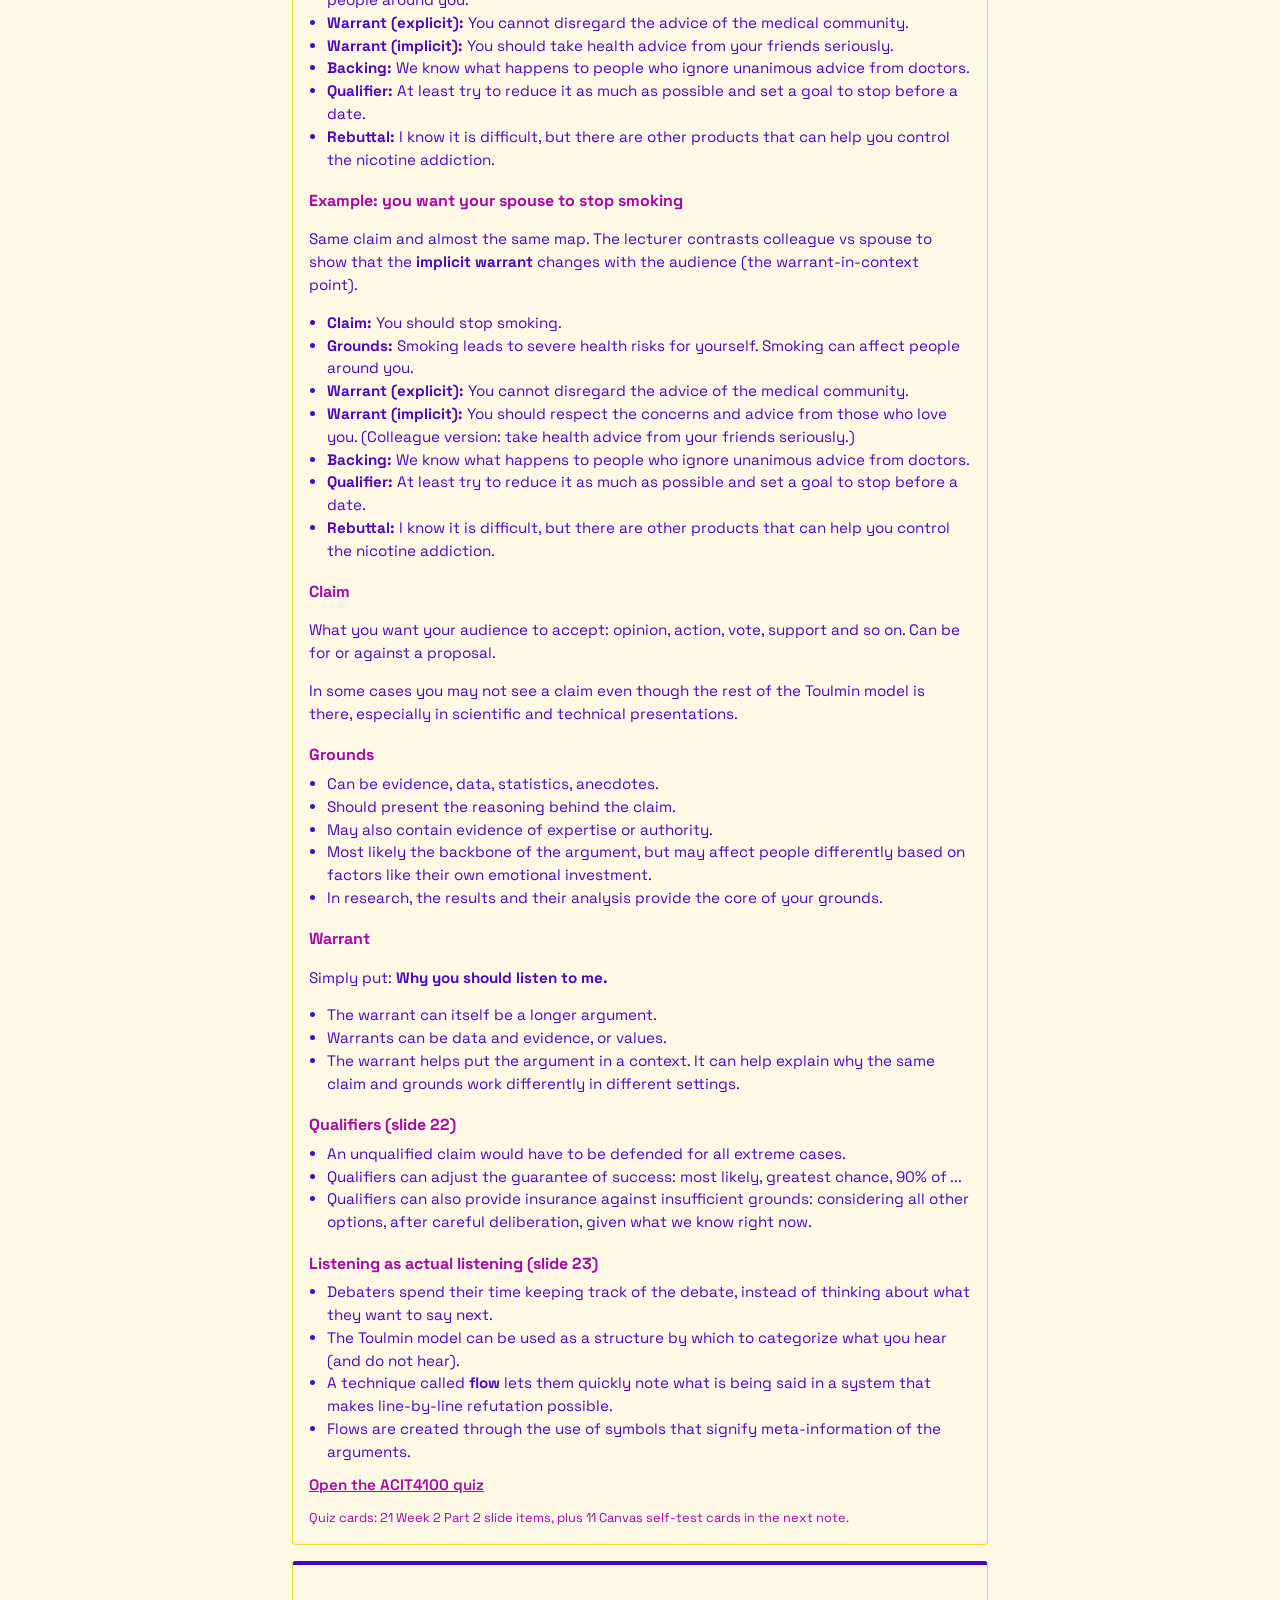
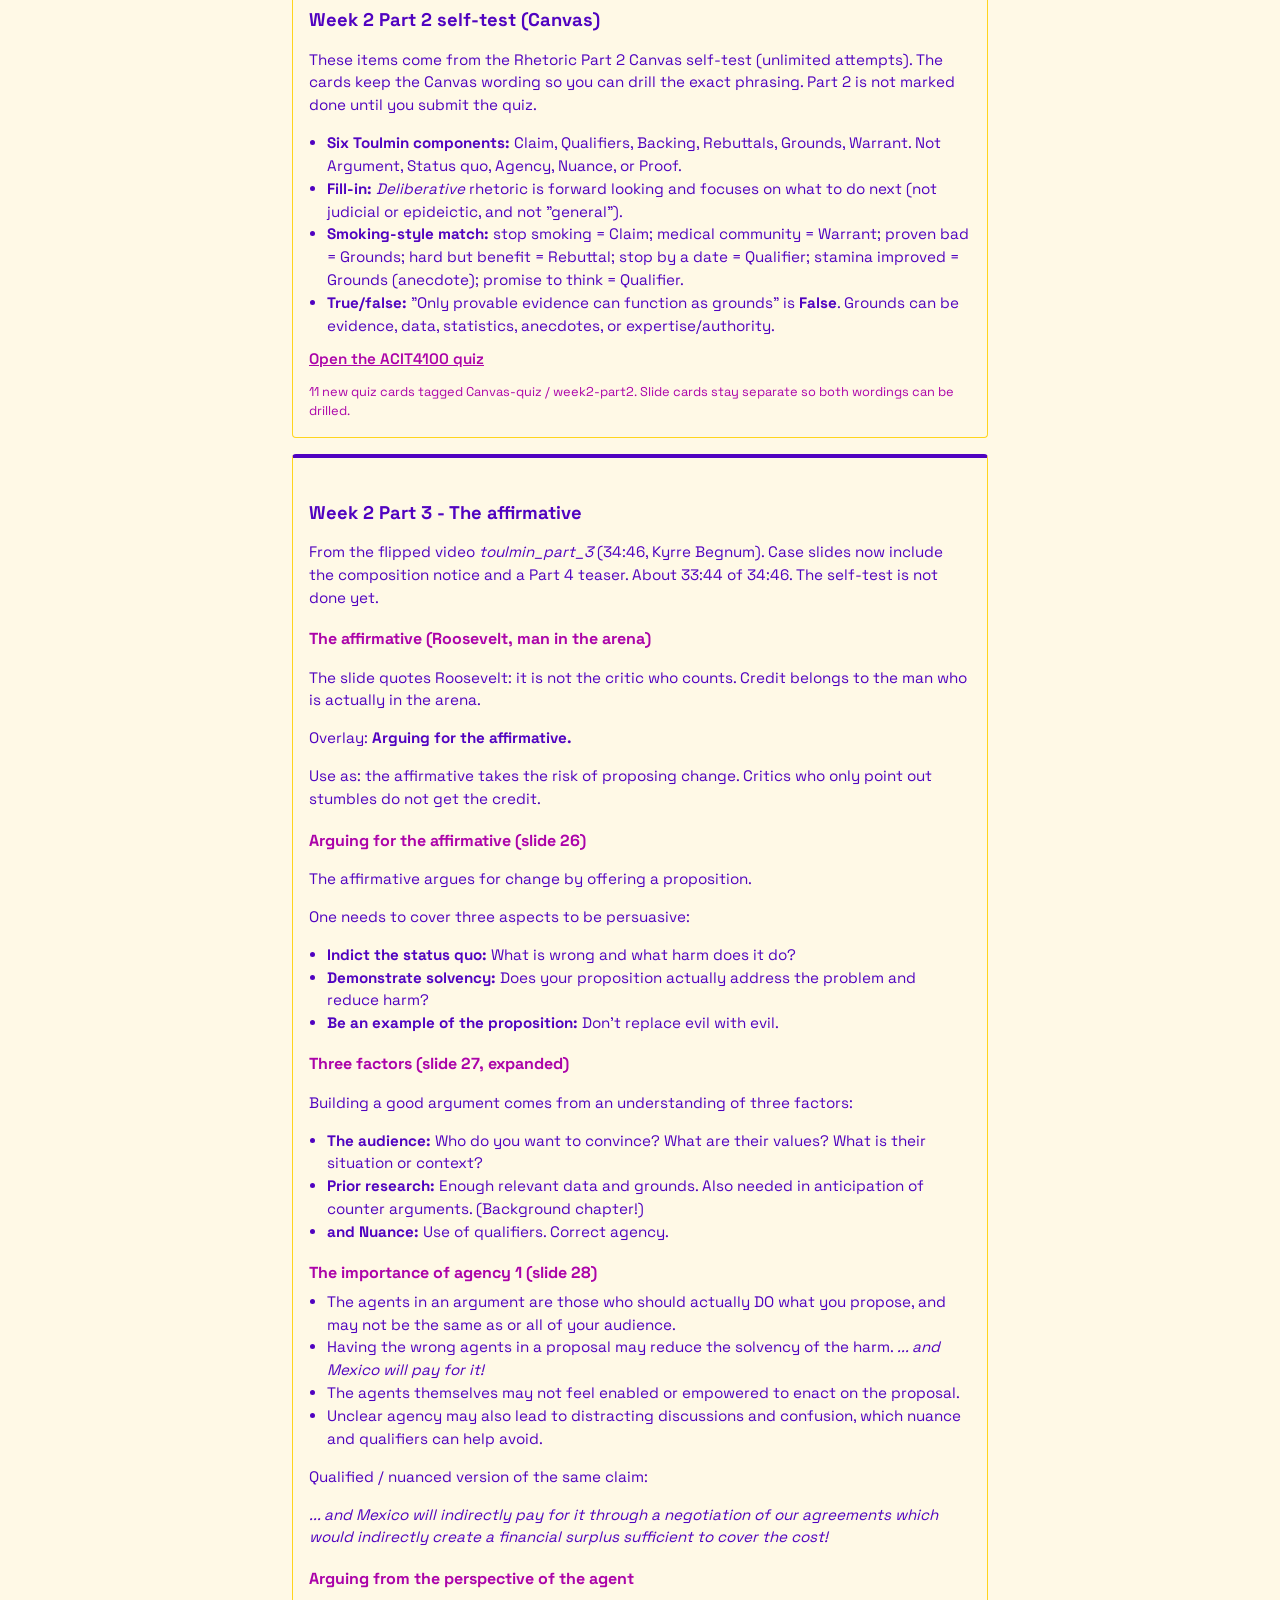
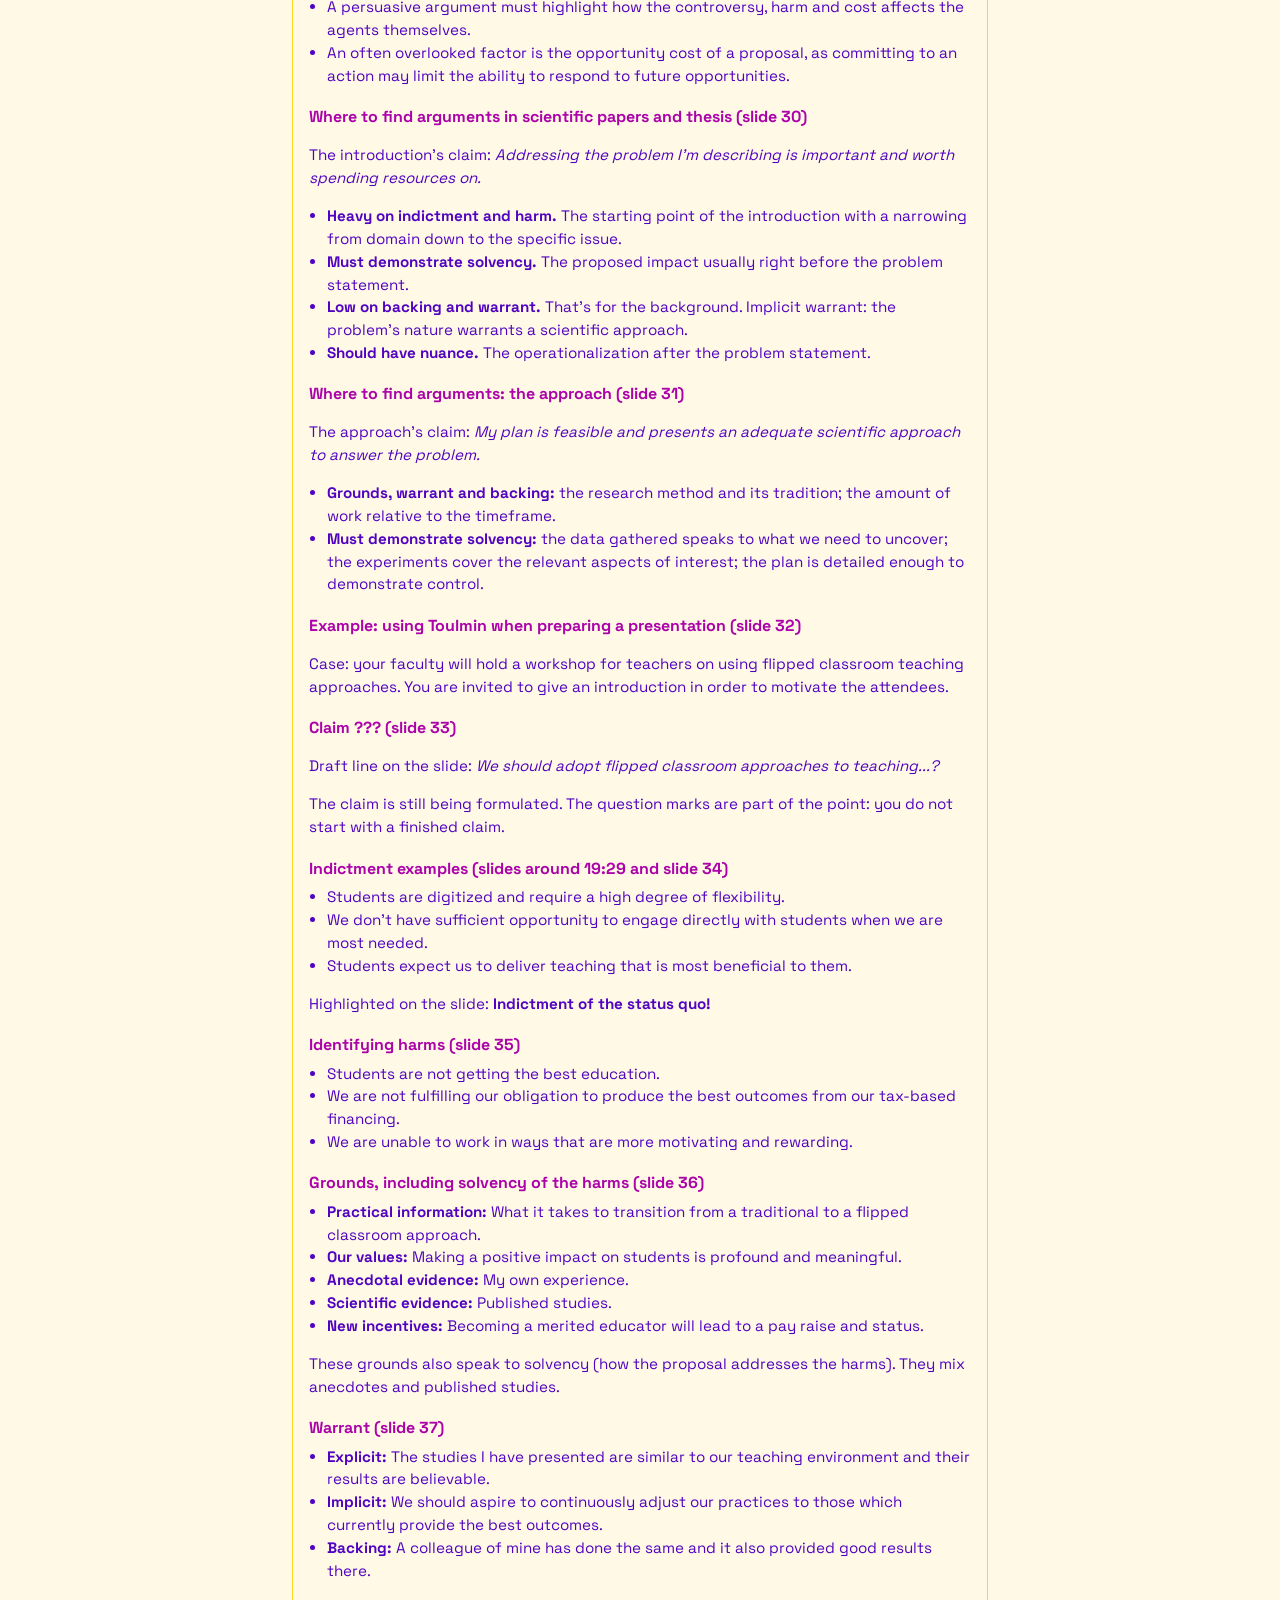
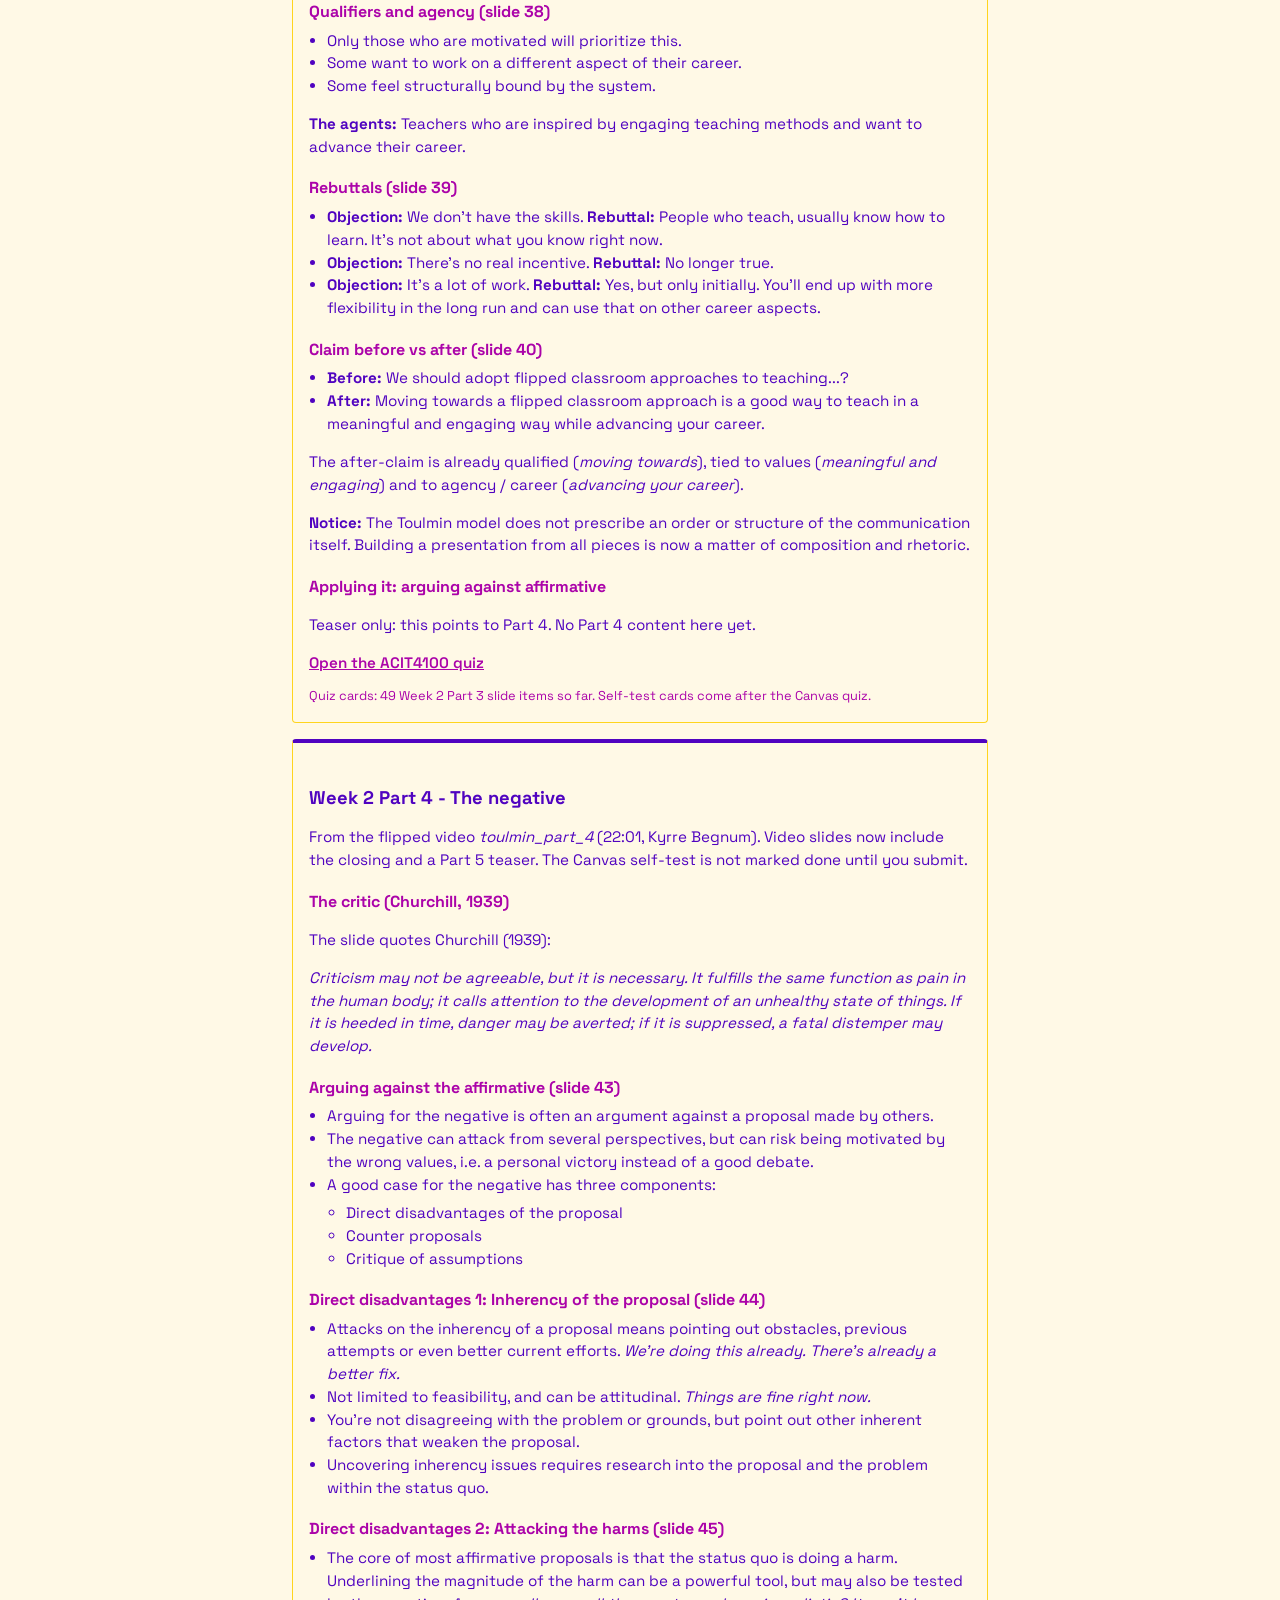
<file: class-notes.html>
<!DOCTYPE html>
<html lang="en">
<head>
  <meta charset="UTF-8" />
  <meta name="viewport" content="width=device-width, initial-scale=1, viewport-fit=cover" />
  <meta name="referrer" content="no-referrer" />
  <meta http-equiv="Content-Security-Policy" content="default-src 'self'; img-src 'self' data:; style-src 'self' 'unsafe-inline'; font-src 'self' data:; script-src 'self' 'unsafe-inline'; connect-src 'self'; base-uri 'self'; form-action 'self'; object-src 'none'; frame-ancestors 'self'" />
  <title>Class notes | ACIT4280, ACIT4100 and ACIT4050</title>
  <meta name="theme-color" content="#5003C0" />
  <link rel="stylesheet" href="fonts/fonts.css" />
  <style>
    html { background: #FFF9E6; }
    :root {
      --palette-purple: #5003C0;
      --palette-magenta: #AB03A9;
      --palette-pink: #FF467A;
      --palette-yellow: #FFD51E;
      --palette-cream: #FFF9E6;
      --palette-red: #5003C0;
      --palette-orange: #FFD51E;
      --palette-turquoise: #AB03A9;
      --ink: #5003C0;
      --navy: #5003C0;
      --teal: #AB03A9;
      --sea: #FF467A;
      --slate: #AB03A9;
      --mist: #AB03A9;
      --fog: #FF467A;
      --paper: #FFF9E6;
      --paper-2: #FFF9E6;
      --surface: #FFF9E6;
      --line: #FFD51E;
      --line-soft: #FFF9E6;
      --signal: #AB03A9;
      --signal-bright: #AB03A9;
      --signal-soft: #FFF9E6;
      --signal-deep: #5003C0;
      --ochre: #FFD51E;
      --ochre-soft: #FFF9E6;
      --warn: #5003C0;
      --warn-hot: #5003C0;
      --warn-soft: #FFF9E6;
      --console: #5003C0;
      --console-fg: #FFF9E6;
      --console-dim: #FFD51E;
      --prompt: #FFD51E;
      --max: 52rem;
      --page-gutter: 1.25rem;
      --ease: cubic-bezier(0.22, 1, 0.36, 1);
      --focus: 0 0 0 3px rgba(171, 3, 169, 0.45);
      --safe-top: env(safe-area-inset-top, 0px);
      --safe-right: env(safe-area-inset-right, 0px);
      --safe-bottom: env(safe-area-inset-bottom, 0px);
      --safe-left: env(safe-area-inset-left, 0px);
      --touch: 2.75rem;
    }
    * { box-sizing: border-box; }
    body {
      margin: 0;
      font-family: "Space Grotesk", "Segoe UI", sans-serif;
      color: var(--navy);
      background: #FFF9E6;
      line-height: 1.5;
    }
    .wrap { max-width: 46rem; margin: 0 auto; padding: 1.25rem 1.25rem 3rem; }
    h1 { font-size: 1.45rem; margin: 0 0 0.4rem; }
    h2 { font-size: 1.15rem; margin: 1.6rem 0 0.45rem; color: var(--navy); }
    h3 { font-size: 1rem; margin: 1.1rem 0 0.35rem; color: var(--teal); }
    p, li { font-size: 0.95rem; }
    .lede { color: var(--teal); margin: 0 0 1.1rem; }
    .meta { font-size: 0.82rem; color: var(--teal); margin: 0 0 1.25rem; }
    a { color: var(--teal); font-weight: 600; }
    a:hover { color: var(--navy); }
    section {
      border: 1px solid var(--line);
      border-top: 4px solid var(--navy);
      border-radius: 4px;
      padding: 0.95rem 1rem 1.05rem;
      margin: 0 0 1rem;
      background: #FFF9E6;
    }
    section.seed { border-top-color: var(--sea); }
    ul { margin: 0.35rem 0 0; padding-left: 1.15rem; }
    .q { font-weight: 700; margin: 0 0 0.35rem; }
    .links { margin: 0.65rem 0 0; padding: 0; list-style: none; }
    .links li { margin: 0.25rem 0; }
    .links a { word-break: break-word; }
    .bars { display: grid; grid-template-columns: 1fr 1fr; gap: 0.85rem; margin: 0.7rem 0; }
    .bar-col { text-align: center; }
    .bar-label { font-size: 0.78rem; font-weight: 700; margin: 0 0 0.35rem; }
    .bar-track {
      height: 7.2rem;
      display: flex;
      align-items: flex-end;
      justify-content: center;
      background: var(--fog);
      border: 1px solid var(--line);
      border-radius: 4px;
    }
    .bar {
      width: 2.4rem;
      background: var(--sea);
    }
    .bar.low { height: 18%; background: var(--navy); }
    .bar.high { height: 88%; }
    .bar-under { font-size: 0.75rem; color: var(--teal); margin: 0.3rem 0 0; }
    .src { font-size: 0.8rem; color: var(--teal); margin: 0.7rem 0 0; }
    .back { display: inline-block; margin: 0 0 1rem; font-weight: 700; }
    .tri {
      display: grid;
      grid-template-columns: 1fr 1fr;
      gap: 0.55rem 0.85rem;
      max-width: 16rem;
      margin: 0.7rem 0 0.2rem;
      text-align: center;
    }
    .tri .node {
      border: 2px solid var(--navy);
      border-radius: 50%;
      width: 5.2rem;
      height: 5.2rem;
      display: flex;
      align-items: center;
      justify-content: center;
      font-weight: 700;
      font-size: 0.9rem;
      background: var(--fog);
      margin: 0 auto;
    }
    .tri .top { grid-column: 1 / -1; }
    .split {
      display: grid;
      grid-template-columns: 1fr auto 1fr;
      gap: 0.45rem;
      align-items: center;
      margin: 0.7rem 0;
      text-align: center;
    }
    .box {
      border: 2px solid var(--navy);
      padding: 0.5rem 0.65rem;
      font-weight: 700;
      background: var(--fog);
    }
    .oval {
      border: 2px solid var(--teal);
      border-radius: 2rem;
      padding: 0.4rem 0.55rem;
      font-weight: 700;
      font-size: 0.86rem;
    }
    .jump { font-size: 0.88rem; margin: 0 0 1rem; }
    .stack {
      max-width: 16rem;
      margin: 0.7rem 0;
      border: 2px solid var(--navy);
    }
    .stack div {
      padding: 0.32rem 0.5rem;
      text-align: center;
      font-weight: 700;
      font-size: 0.86rem;
      border-bottom: 1px solid var(--line);
      background: var(--fog);
    }
    .stack div:last-child { border-bottom: 0; }
  </style>
</head>
<body>
  <div class="wrap">
    <p class="back"><a href="index.html#notes" id="notes-back-app">Back to the study app</a> · <a href="exam-rep.html">Exam repetition</a></p>
    <h1>Class notes</h1>
    <p class="lede">Organised from handwritten pages. Sources are linked. More pages will be added as you send them. All notes follow syllabus sources (slides, Canvas, saved PDFs).</p>
    <p class="jump"><a href="#acit4280">ACIT4280</a> · <a href="#acit4100">ACIT4100</a> · <a href="#acit4050">ACIT4050</a></p>
    <h2 id="acit4280">ACIT4280 Privacy by Design</h2>
    <p class="meta">Pages 1-5 - 22 Aug 2026</p>

    <section id="p1-cyberwar">
      <h2>1. Cyber warfare and Cambridge Analytica</h2>
      <p class="q">Can the Cambridge Analytica situation be described as cyber warfare? Is every hack part of cyber war?</p>
      <p>Usually <strong>no</strong> for Analytica, and <strong>no</strong> for ordinary hacking.</p>
      <ul>
        <li>Cambridge Analytica harvested Facebook profile data and used it for political targeting. That is influence, profiling and unlawful processing, not an armed attack on infrastructure.</li>
        <li>Cyber war language is tighter: typically a state (or its proxy), a threshold of harm, and a link to armed conflict or the law of armed conflict. The Tallinn Manual is the usual reference.</li>
        <li>Lecture 1 groups Analytica with Facebook election manipulation under a later "triality" of privacy risk: harm can hit the person, the organisation, <em>and</em> society (elections, trust).</li>
      </ul>
      <ul class="links">
        <li><a href="https://www.theguardian.com/news/series/cambridge-analytica-files" target="_blank" rel="noopener">Guardian: Cambridge Analytica files</a></li>
        <li><a href="https://ico.org.uk/action-weve-taken/investigation-into-data-analytics-for-political-purposes/" target="_blank" rel="noopener">ICO investigation (UK)</a></li>
        <li><a href="https://ccdcoe.org/research/tallinn-manual/" target="_blank" rel="noopener">CCDCOE: Tallinn Manual</a></li>
        <li><a href="https://www.icrc.org/en/document/cyber-warfare" target="_blank" rel="noopener">ICRC on cyber warfare</a></li>
      </ul>
    </section>

    <section id="p1-triality">
      <h2>2. Duality, then triality of privacy risk</h2>
      <p>Older slide: <strong>duality</strong> of privacy risks (Fritsch and Abie, 2008): risk for the individual <em>and</em> for the organisation.</p>
      <p>2023 update in the intro slides: <strong>triality</strong>. A third pole is <strong>society</strong> (elections, public debate, "personalised (cyber) war").</p>
      <ul>
        <li>Examples on the slide: Cambridge Analytica / Facebook; Team Jorge (harassment as a service).</li>
      </ul>
      <p class="src">Fritsch, L., Abie, H. (2008). Towards a Research Road Map to the Management of Privacy Risks in Information Systems. In: Sicherheit 2008, LNI 128, GI.</p>
    </section>

    <section id="p1-jorge">
      <h2>3. Team Jorge</h2>
      <p>Private Israeli outfit led by Tal Hanan. Investigated in 2023 for selling disinformation, hacking and "harassment as a service" around elections. Fits the society pole of triality: not a classic state cyber war, still organised harm at scale.</p>
      <ul class="links">
        <li><a href="https://www.theguardian.com/world/2023/feb/15/revealed-disinformation-team-jorge-claim-meddling-elections-tal-hanan" target="_blank" rel="noopener">Guardian: Team Jorge revealed (2023)</a></li>
        <li><a href="https://www.haaretz.com/israel-news/security-aviation/2023-02-15/ty-article-magazine/.highlight/the-israeli-who-meddled-in-elections-around-the-world-and-the-clients-who-hired-him/00000186-5d73-d13c-a7e6-7dfb3d6b0000" target="_blank" rel="noopener">Haaretz on Tal Hanan</a></li>
      </ul>
    </section>

    <section id="p1-oslo-dc">
      <h2>4. Building a data centre in Oslo?</h2>
      <p>Open lecture prompt, not a finished claim. Use it to ask: who is the controller, which country hosts the servers, and is there a Chapter V transfer if personal data leave the EEA?</p>
      <ul class="links">
        <li><a href="https://www.regjeringen.no/no/tema/energi/datasentre/" target="_blank" rel="noopener">Regjeringen: datasentre</a></li>
        <li><a href="https://greenmountain.no/" target="_blank" rel="noopener">Green Mountain (Norwegian data centres)</a></li>
        <li><a href="https://www.datatilsynet.no/regelverk-og-verktoy/internasjonalt/overende-av-personopplysninger-til-land-utenfor-eov/" target="_blank" rel="noopener">Datatilsynet: transfers outside the EEA</a></li>
      </ul>
    </section>

    <section id="p1-enisa">
      <h2>5. ENISA PIA impact levels</h2>
      <p>Four levels aimed at harm to the <strong>individual</strong> (SME guideline, ch. 3):</p>
      <ul>
        <li><strong>Low</strong> - minor inconvenience (re-enter data, irritation).</li>
        <li><strong>Medium</strong> - significant inconvenience they can still overcome (extra cost, stress, denied service).</li>
        <li><strong>High</strong> - serious difficulties (lost job, money taken, health worse, blacklisting).</li>
        <li><strong>Very high</strong> - serious or irreversible (cannot work, long-term illness, death).</li>
      </ul>
      <ul class="links">
        <li><a href="https://www.enisa.europa.eu/publications/guidelines-for-smes-on-the-security-of-personal-data-processing" target="_blank" rel="noopener">ENISA: Guidelines for SMEs on the security of personal data processing (2016)</a></li>
      </ul>
      <p class="src">Quiz card already in the app: "What ENISA SME impact levels are taught for individuals' privacy harm?"</p>
    </section>

    <section id="p1-fines">
      <h2>6. GDPR fines tracker, and where the money goes</h2>
      <p>Lecture 1 points to the public enforcement tracker. Use it to pick an organisation, the business motive, and which GDPR part was broken.</p>
      <p>The fine is paid to the <strong>state</strong> in the country of the supervisory authority (in Norway: the Treasury / statskassen). It does <strong>not</strong> go to Datatilsynet as pocket money, and it is <strong>not</strong> automatically paid to the victims. Victims use damages (Art. 82) or other remedies.</p>
      <ul class="links">
        <li><a href="https://www.enforcementtracker.com/" target="_blank" rel="noopener">CMS GDPR Enforcement Tracker</a></li>
        <li><a href="https://gdpr-info.eu/art-83-gdpr/" target="_blank" rel="noopener">GDPR Art. 83 (administrative fines)</a></li>
        <li><a href="https://gdpr-info.eu/art-82-gdpr/" target="_blank" rel="noopener">GDPR Art. 82 (compensation to the person)</a></li>
        <li><a href="https://www.datatilsynet.no/regelverk-og-verktoy/lover-og-regler/administrative-gebyr/" target="_blank" rel="noopener">Datatilsynet on administrative fees</a></li>
        <li><a href="https://www.informationisbeautiful.net/visualizations/worlds-biggest-data-breaches-hacks/" target="_blank" rel="noopener">World's Biggest Data Breaches (also on the intro slides)</a></li>
      </ul>
    </section>

    <section id="p2-asymmetric">
      <h2>7. Asymmetric risk and knowledge (ACIT4280)</h2>
      <p>Your notebook drawings match Lecture 1 fairness framing.</p>
      <h3>Asymmetric risk</h3>
      <div class="bars" role="img" aria-label="Controller has a short risk bar. Individual has a tall risk bar.">
        <div class="bar-col">
          <p class="bar-label">Data controller</p>
          <div class="bar-track"><span class="bar low"></span></div>
          <p class="bar-under">Data breach / abuse (often a cost of business)</p>
        </div>
        <div class="bar-col">
          <p class="bar-label">Individual</p>
          <div class="bar-track"><span class="bar high"></span></div>
          <p class="bar-under">Reputation loss and other personal harm</p>
        </div>
      </div>
      <h3>Asymmetric knowledge</h3>
      <div class="bars" role="img" aria-label="Controller has a tall knowledge bar. Individual has a short knowledge bar.">
        <div class="bar-col">
          <p class="bar-label">Data controller</p>
          <div class="bar-track"><span class="bar high"></span></div>
          <p class="bar-under">Experts, budget, the real processing</p>
        </div>
        <div class="bar-col">
          <p class="bar-label">Individual</p>
          <div class="bar-track"><span class="bar low"></span></div>
          <p class="bar-under">Little visibility into what is done with the data</p>
        </div>
      </div>
      <p class="src">Related quiz cards: asymmetric risk, cost, knowledge, profit and control.</p>
    </section>

    <section id="p2-zuboff">
      <h2>8. "Survival capitalism" book</h2>
      <p>Almost certainly <strong>The Age of Surveillance Capitalism</strong> (Shoshana Zuboff, 2019). The lecture point: personal data is extracted as a behavioural surplus and sold as prediction. Fits asymmetric knowledge and profit.</p>
      <ul class="links">
        <li><a href="https://shoshanazuboff.com/book/about/" target="_blank" rel="noopener">Zuboff: about the book</a></li>
        <li><a href="https://en.wikipedia.org/wiki/The_Age_of_Surveillance_Capitalism" target="_blank" rel="noopener">Wikipedia overview</a></li>
      </ul>
    </section>

    <section class="seed" id="p2-writing">
      <h2>9. Writing assignment seeds</h2>
      <p>From the notebook under "Forslag til skriveoppg." Keep these as topic ideas, not finished answers.</p>
      <h3>Dossier society</h3>
      <p>Kenneth C. Laudon, <em>Dossier Society: Value Choices in the Design of National Information Systems</em> (1986). Early argument that large public information systems encode political choices, not just efficiency. Later notebook prompt: <em>What happens when tech giants start to drive politics?</em> Pair Laudon with that question (see also section 15).</p>
      <ul class="links">
        <li><a href="https://archive.org/details/dossiersocietyva0000laud" target="_blank" rel="noopener">Laudon, Dossier Society (Internet Archive)</a></li>
      </ul>
      <h3>USA, 1700s, everything had to be registered</h3>
      <p>Possible anchors: colonial record-keeping; the first US census (1790); later the argument that "register everything" is an old state habit, not only a digital one. Good pair with dossier society.</p>
      <ul class="links">
        <li><a href="https://www.census.gov/programs-surveys/decennial-census/decade/1790/about-1790.html" target="_blank" rel="noopener">US Census Bureau: 1790 census</a></li>
      </ul>
      <h3>What AI does OsloMet give students?</h3>
      <p>Check the live staff/student pages (tools change). Typical mix: Microsoft 365 Copilot where licensed, plus rules on what you may paste into public models.</p>
      <ul class="links">
        <li><a href="https://student.oslomet.no/" target="_blank" rel="noopener">OsloMet student pages</a></li>
        <li><a href="https://www.oslomet.no/om/it" target="_blank" rel="noopener">OsloMet IT</a></li>
      </ul>
    </section>

    <p class="meta">MITRE ATT&amp;CK and the Wi-Fi example from the notebook edge are now in section 20.</p>

    <section id="p3-flip">
      <h2>10. Flipped classroom (first-day list)</h2>
      <p>Notebook order for how the course runs:</p>
      <ul>
        <li>prepare</li>
        <li>class</li>
        <li>group presentation</li>
        <li>exam, multiple choice</li>
        <li>Easter break</li>
        <li>remember questions</li>
        <li>form a group; one assignment is a case presentation relevant to the course</li>
      </ul>
      <p>Official Canvas wording is a bit fuller: read or watch before class; group of three; written report plus presentation; timed Inspera exam. Use Canvas if the notebook and the course page disagree.</p>
      <p class="src">Quiz card already in the app: "How is ACIT4280 taught (format) according to the Aug 13 2026 intro?"</p>
    </section>

    <section id="p3-triangle">
      <h2>11. Privacy: me, others, state</h2>
      <p>The drawing is a triangle, not a company-only model. Privacy is a relation between you, other people, and the state.</p>
      <div class="tri" role="img" aria-label="Triangle: others at the top, me at the left, state at the right. All three are linked.">
        <div class="node top">others</div>
        <div class="node">me</div>
        <div class="node">state</div>
      </div>
      <p>Next to the drawing: <strong>right to be left alone</strong>. That is Warren and Brandeis (1890), usually quoted as the right to be let alone. Reaction to a new press and photography, not to Facebook.</p>
      <p>Margin note: <em>Siden: (What is Russia)</em>. Left as an open prompt from the lecture. Do not invent a finished answer until the next page or slide names it.</p>
      <ul class="links">
        <li><a href="https://www.cs.cornell.edu/~shmat/courses/cs5436/warren-brandeis.pdf" target="_blank" rel="noopener">Warren and Brandeis (1890), The Right to Privacy (PDF)</a></li>
      </ul>
      <p class="src">Quiz card already in the app: Warren and Brandeis "to be let alone". New card: the me / others / state triangle.</p>
    </section>

    <section id="p3-system">
      <h2>12. One system, two risk types</h2>
      <p>The lower drawing splits one system into two kinds of harm:</p>
      <div class="split" role="img" aria-label="A system box in the middle. Business risk on the left. User risk on the right.">
        <div class="oval">Business risk</div>
        <div class="box">System</div>
        <div class="oval">User risk</div>
      </div>
      <p>Same idea as duality: the organisation can lose money or reputation; the person can lose privacy, money or safety. Triality later adds society (elections, trust).</p>
    </section>

    <section id="p4-case">
      <h2>15. Case notes: principles, 72 hours, Ryde</h2>
      <p>Writing / presentation cluster from the next page. Presentation slot on the page: <strong>20 min</strong>, focus <em>what we found</em>.</p>
      <h3>Notebook "basic principles"</h3>
      <p>The page lists only three: security, accountability, transparency. That is a first-day subset. Full Art. 5 also has lawfulness, fairness, purpose limitation, data minimisation, accuracy and storage limitation. Integrity and confidentiality is the security principle. Accountability is Art. 5(2): you must be able to <em>show</em> compliance.</p>
      <h3>If data are lost, is there a time limit?</h3>
      <p>Yes, but two clocks:</p>
      <ul>
        <li><strong>Art. 33</strong> - tell the supervisory authority without undue delay, and where feasible within <strong>72 hours</strong>.</li>
        <li><strong>Art. 34</strong> - tell the people if the breach is likely to mean a <strong>high risk</strong> to their rights. No 72-hour number here. The duty is without undue delay.</li>
      </ul>
      <p>Tracker: search Norway on <a href="https://www.enforcementtracker.com/" target="_blank" rel="noopener">enforcementtracker.com</a>.</p>
      <h3>Ryde (live case, Aug 2026)</h3>
      <p>Ryde Technology AS (Oslo e-scooters) published a customer data breach on 2 August 2026. They say an unauthorised party copied account data: phone, email, date of birth, partial card numbers, payment history. They say ride locations were not taken. They notified Datatilsynet and the police.</p>
      <p>Notebook question: <em>where can I bill you if my information is misused?</em> Support mail (<code>support@ryde-technology.com</code>) is customer service, not a damages invoice. Privacy rights: DPO (<code>dpo@ryde-technology.com</code>). Complaint: Datatilsynet. Money: Art. 82 in court, separately from a GDPR fine (the fine still goes to the state).</p>
      <p>Lecture nudge on the page: <em>make a stronger statement of what is lost</em>. Name the data types. Do not say only "a breach happened".</p>
      <p>First-hand notices on a customer account: in-app notice 5 Aug 2026, 19:42 (lists the data types above; says Datatilsynet and police are notified). Later SMS from "Ryde" (Monday 13:29): no new information since the previous notice. Follow-up goes to the DPO first, not support, and not Datatilsynet until the company has had a chance to answer.</p>
      <ul class="links">
        <li><a href="https://www.ryde-technology.com/security-incident-2026-08-02" target="_blank" rel="noopener">Ryde: security incident 2 Aug 2026</a></li>
        <li><a href="https://www.ryde-technology.com/privacy-policy" target="_blank" rel="noopener">Ryde privacy policy (DPO contact)</a></li>
        <li><a href="https://gdpr-info.eu/art-33-gdpr/" target="_blank" rel="noopener">GDPR Art. 33 (notify the authority)</a></li>
        <li><a href="https://gdpr-info.eu/art-34-gdpr/" target="_blank" rel="noopener">GDPR Art. 34 (notify the person)</a></li>
      </ul>
      <p class="src">Quiz cards already in the app: Art. 5 list; Art. 33-34. New card: support mail is not the legal claim route.</p>
    </section>

    <section class="seed" id="p5-group-q">
      <h2>17. Group questions (1A hand-in)</h2>
      <p>Open questions from class, answered from Canvas so you do not have to guess.</p>
      <ul>
        <li><strong>Risk assessment from Ryde</strong> - use the live Aug 2026 breach (section 15) and the business-risk / user-risk split (section 12).</li>
        <li><strong>Two papers, or just presentation?</strong> Both: one written report <strong>and</strong> a 20 min group presentation. Not two separate papers.</li>
        <li><strong>Word count</strong> - report is 1000-1500 words plus diagrams.</li>
        <li><strong>Always a group of 3?</strong> Yes for the home assignments. Email <code>lotharfr@oslomet.no</code> with subject ACIT4280 group plus three preferred assignment numbers.</li>
        <li><strong>Submit the next lecture day, before lecture</strong> - that is the slot for the presentation / hand-in around the bi-weekly Thursday. Trust the live Canvas due date if it differs.</li>
        <li><strong>Ikea.com</strong> - the listed Norwegian set is <code>ikea.no</code>. <code>ikea.com</code> gave different cookie and request counts in the group sheet.</li>
        <li><strong>Pie chart (AI)</strong> - a chart is fine as a diagram. If AI draws it, say so. The numbers still have to come from Webbkoll, not from the model.</li>
      </ul>
      <p class="src">Quiz cards already in the app: 1A brief; group size of three.</p>
    </section>

    <section id="p4280-l5-privacy-mgmt">
      <h2>18. Lecture 5 - Privacy and security management</h2>
      <p>Prep reading: <a href="../Emner/ACIT4280/Lecture_05/Supplementary/Preparatory_reading_on_the_concept_of_managed_privacy.pdf">Preparatory reading on managed privacy</a> (local PDF). Lecture 5 covers ISMS/PDCA, risk treatment with privacy controls, incident stages (ISO/IEC 27035), and cases such as the smart-car privacy scenario.</p>
      <ul>
        <li><strong>Horizontal activity:</strong> security management cuts across HR, ops, facilities - needs management support and cross-role panel.</li>
        <li><strong>Controls:</strong> many are administrative, not only technical - select from ISO 27001 annex / NIST SP 800-53 style catalogues.</li>
        <li><strong>Incident flow:</strong> plan/prepare, detect/report, assess, respond (contain/eradicate/recover), lessons learned.</li>
        <li><strong>OASIS PbD-SE:</strong> PDCA-style engineering documentation for privacy-by-design in software.</li>
      </ul>
      <p class="src"><a href="index.html#4280">Open ACIT4280 quiz</a> - filter <code>Lecture5</code> or <code>controls</code>. Smart-car and ISMS cards tagged <code>Lecture5</code>.</p>
    </section>

    <h2 id="acit4100">ACIT4100 Understanding and Communicating Research</h2>
    <p class="meta">Pages 1-2 - 22 Aug 2026. Week 2 Toulmin - 23 Aug 2026. Weeks 5-7 added 05 Oct 2026 from Canvas pages + Merton slides. <a href="4100-week2-toulmin-recap.html">Week 2 Toulmin recap (23 Aug)</a>.</p>

    <section id="p4100-keywords">
      <h2>13. First-day keywords</h2>
      <ul>
        <li>critical thinking</li>
        <li>formulate</li>
        <li>understand research</li>
        <li>every week a new topic</li>
        <li>structure</li>
        <li>all lectures are published</li>
      </ul>
      <p>Arrow on the page: next week is a debate (video). That matches the flipped week-2 prep (Toulmin / debate clips before class).</p>
    </section>

    <section id="p4100-work">
      <h2>14. Two mandatory exercises, then exam</h2>
      <ol>
        <li>Taxonomy spreadsheet</li>
        <li>5 min video</li>
      </ol>
      <p>Plus an exam (the crossed-out word on the page is not readable). Canvas is stricter on length and dates: spreadsheet with 10+ scientific papers (due 25 Sep 2026, 12:00); presentation recording; individual essay 5500-6500 words.</p>
      <p>Also on the page:</p>
      <ul>
        <li>check in with the teacher if the topic is good</li>
        <li>choose classical or narrative</li>
        <li>choose topic in week 3</li>
        <li>what is IMRAD?</li>
      </ul>
      <p><strong>IMRaD</strong> = Introduction, Methods, Results, and Discussion. Common in empirical papers. The ACIT4100 essay is <em>not</em> a typical IMRaD review. You still need to know the pattern so you can read papers. Your own text uses classic and/or narrative style.</p>
      <ul class="links">
        <li><a href="https://en.wikipedia.org/wiki/IMRAD" target="_blank" rel="noopener">Wikipedia: IMRaD</a></li>
        <li><a href="index.html#4100">Open the ACIT4100 quiz</a></li>
      </ul>
      <p class="src">Quiz cards already in the app: IMRaD, classic/narrative style, taxonomy spreadsheet, flipped classroom.</p>
    </section>

    <section id="p4100-craft">
      <h2>16. References, topic, and what makes text good</h2>
      <p>For scientific papers the course wants <strong>page number and paragraph number</strong> (stricter than plain APA7). Overleaf is the course example for how to attach those locators in LaTeX.</p>
      <ul>
        <li>choose a topic close to the master thesis</li>
        <li>read the research papers and the examples</li>
        <li>look at what the exam requires and how it is scored</li>
      </ul>
      <h3>Text is good</h3>
      <ol>
        <li>Curiosity</li>
        <li>Metaphor</li>
        <li>Humour</li>
        <li>Foreshadowing</li>
        <li>Visualization</li>
        <li>Tell a story</li>
        <li>Conclusion</li>
        <li>Give the reader a break</li>
      </ol>
      <p>These are craft tools for classic / narrative style. They do not replace sources, a claim, or a gradeable research point.</p>
      <ul class="links">
        <li><a href="https://oslomet.instructure.com/courses/34603/pages/referencing-example-for-overleaf-latex" target="_blank" rel="noopener">Canvas: Overleaf / LaTeX referencing example</a></li>
      </ul>
      <p class="src">Quiz cards already in the app: page + paragraph, Overleaf. New card: the eight "text is good" points.</p>
    </section>

    <section id="p4100-toulmin-p2">
      <h2>Week 2 Part 2 - The Toulmin model</h2>
      <p>From the flipped video <em>The model</em> (slides sent 23 Aug 2026). Qualifier now has its own slide. Backing and rebuttal still appear only in the smoking diagrams.</p>

      <h3>Signs of a good argument</h3>
      <ul>
        <li><strong>Persuasive:</strong> it is effective in getting support for a claim.</li>
        <li><strong>Uses deliberative rhetoric:</strong> focusing on the future and what to do next. Not judicial or epideictic.</li>
        <li><strong>Relevant:</strong> relates to the question that is debated.</li>
      </ul>

      <h3>The Toulmin model</h3>
      <p>Developed by <strong>Stephen Toulmin</strong>, an English philosopher interested in what makes everyday arguments successful. The model was based on reviewing <strong>court cases</strong>.</p>
      <p>It is now widely used to construct and de-construct arguments: debate, research, essays, dinner tables and cocktail parties.</p>
      <p>Its prime function is not to describe the order of the argument, but that the <strong>right components</strong> are in place to make it persuasive.</p>

      <h3>Example: you want your colleague to stop smoking (slide 17, Kyrre Begnum)</h3>
      <ul>
        <li><strong>Claim:</strong> You should stop smoking.</li>
        <li><strong>Grounds:</strong> Smoking leads to severe health risk for yourself. Smoking can affect the people around you.</li>
        <li><strong>Warrant (explicit):</strong> You cannot disregard the advice of the medical community.</li>
        <li><strong>Warrant (implicit):</strong> You should take health advice from your friends seriously.</li>
        <li><strong>Backing:</strong> We know what happens to people who ignore unanimous advice from doctors.</li>
        <li><strong>Qualifier:</strong> At least try to reduce it as much as possible and set a goal to stop before a date.</li>
        <li><strong>Rebuttal:</strong> I know it is difficult, but there are other products that can help you control the nicotine addiction.</li>
      </ul>

      <h3>Example: you want your spouse to stop smoking</h3>
      <p>Same claim and almost the same map. The lecturer contrasts colleague vs spouse to show that the <strong>implicit warrant</strong> changes with the audience (the warrant-in-context point).</p>
      <ul>
        <li><strong>Claim:</strong> You should stop smoking.</li>
        <li><strong>Grounds:</strong> Smoking leads to severe health risks for yourself. Smoking can affect people around you.</li>
        <li><strong>Warrant (explicit):</strong> You cannot disregard the advice of the medical community.</li>
        <li><strong>Warrant (implicit):</strong> You should respect the concerns and advice from those who love you. (Colleague version: take health advice from your friends seriously.)</li>
        <li><strong>Backing:</strong> We know what happens to people who ignore unanimous advice from doctors.</li>
        <li><strong>Qualifier:</strong> At least try to reduce it as much as possible and set a goal to stop before a date.</li>
        <li><strong>Rebuttal:</strong> I know it is difficult, but there are other products that can help you control the nicotine addiction.</li>
      </ul>

      <h3>Claim</h3>
      <p>What you want your audience to accept: opinion, action, vote, support and so on. Can be for or against a proposal.</p>
      <p>In some cases you may not see a claim even though the rest of the Toulmin model is there, especially in scientific and technical presentations.</p>

      <h3>Grounds</h3>
      <ul>
        <li>Can be evidence, data, statistics, anecdotes.</li>
        <li>Should present the reasoning behind the claim.</li>
        <li>May also contain evidence of expertise or authority.</li>
        <li>Most likely the backbone of the argument, but may affect people differently based on factors like their own emotional investment.</li>
        <li>In research, the results and their analysis provide the core of your grounds.</li>
      </ul>

      <h3>Warrant</h3>
      <p>Simply put: <strong>Why you should listen to me.</strong></p>
      <ul>
        <li>The warrant can itself be a longer argument.</li>
        <li>Warrants can be data and evidence, or values.</li>
        <li>The warrant helps put the argument in a context. It can help explain why the same claim and grounds work differently in different settings.</li>
      </ul>

      <h3>Qualifiers (slide 22)</h3>
      <ul>
        <li>An unqualified claim would have to be defended for all extreme cases.</li>
        <li>Qualifiers can adjust the guarantee of success: most likely, greatest chance, 90% of ...</li>
        <li>Qualifiers can also provide insurance against insufficient grounds: considering all other options, after careful deliberation, given what we know right now.</li>
      </ul>

      <h3>Listening as actual listening (slide 23)</h3>
      <ul>
        <li>Debaters spend their time keeping track of the debate, instead of thinking about what they want to say next.</li>
        <li>The Toulmin model can be used as a structure by which to categorize what you hear (and do not hear).</li>
        <li>A technique called <strong>flow</strong> lets them quickly note what is being said in a system that makes line-by-line refutation possible.</li>
        <li>Flows are created through the use of symbols that signify meta-information of the arguments.</li>
      </ul>
      <ul class="links">
        <li><a href="index.html#4100">Open the ACIT4100 quiz</a></li>
      </ul>
      <p class="src">Quiz cards: 21 Week 2 Part 2 slide items, plus 11 Canvas self-test cards in the next note.</p>
    </section>

    <section id="p4100-toulmin-p2-selftest">
      <h2>Week 2 Part 2 self-test (Canvas)</h2>
      <p>These items come from the Rhetoric Part 2 Canvas self-test (unlimited attempts). The cards keep the Canvas wording so you can drill the exact phrasing. Part 2 is not marked done until you submit the quiz.</p>
      <ul>
        <li><strong>Six Toulmin components:</strong> Claim, Qualifiers, Backing, Rebuttals, Grounds, Warrant. Not Argument, Status quo, Agency, Nuance, or Proof.</li>
        <li><strong>Fill-in:</strong> <em>Deliberative</em> rhetoric is forward looking and focuses on what to do next (not judicial or epideictic, and not "general").</li>
        <li><strong>Smoking-style match:</strong> stop smoking = Claim; medical community = Warrant; proven bad = Grounds; hard but benefit = Rebuttal; stop by a date = Qualifier; stamina improved = Grounds (anecdote); promise to think = Qualifier.</li>
        <li><strong>True/false:</strong> "Only provable evidence can function as grounds" is <strong>False</strong>. Grounds can be evidence, data, statistics, anecdotes, or expertise/authority.</li>
      </ul>
      <ul class="links">
        <li><a href="index.html#4100">Open the ACIT4100 quiz</a></li>
      </ul>
      <p class="src">11 new quiz cards tagged Canvas-quiz / week2-part2. Slide cards stay separate so both wordings can be drilled.</p>
    </section>

    <section id="p4100-toulmin-p3">
      <h2>Week 2 Part 3 - The affirmative</h2>
      <p>From the flipped video <em>toulmin_part_3</em> (34:46, Kyrre Begnum). Case slides now include the composition notice and a Part 4 teaser. About 33:44 of 34:46. The self-test is not done yet.</p>

      <h3>The affirmative (Roosevelt, man in the arena)</h3>
      <p>The slide quotes Roosevelt: it is not the critic who counts. Credit belongs to the man who is actually in the arena.</p>
      <p>Overlay: <strong>Arguing for the affirmative.</strong></p>
      <p>Use as: the affirmative takes the risk of proposing change. Critics who only point out stumbles do not get the credit.</p>

      <h3>Arguing for the affirmative (slide 26)</h3>
      <p>The affirmative argues for change by offering a proposition.</p>
      <p>One needs to cover three aspects to be persuasive:</p>
      <ul>
        <li><strong>Indict the status quo:</strong> What is wrong and what harm does it do?</li>
        <li><strong>Demonstrate solvency:</strong> Does your proposition actually address the problem and reduce harm?</li>
        <li><strong>Be an example of the proposition:</strong> Don't replace evil with evil.</li>
      </ul>

      <h3>Three factors (slide 27, expanded)</h3>
      <p>Building a good argument comes from an understanding of three factors:</p>
      <ul>
        <li><strong>The audience:</strong> Who do you want to convince? What are their values? What is their situation or context?</li>
        <li><strong>Prior research:</strong> Enough relevant data and grounds. Also needed in anticipation of counter arguments. (Background chapter!)</li>
        <li><strong>and Nuance:</strong> Use of qualifiers. Correct agency.</li>
      </ul>

      <h3>The importance of agency 1 (slide 28)</h3>
      <ul>
        <li>The agents in an argument are those who should actually DO what you propose, and may not be the same as or all of your audience.</li>
        <li>Having the wrong agents in a proposal may reduce the solvency of the harm. <em>... and Mexico will pay for it!</em></li>
        <li>The agents themselves may not feel enabled or empowered to enact on the proposal.</li>
        <li>Unclear agency may also lead to distracting discussions and confusion, which nuance and qualifiers can help avoid.</li>
      </ul>
      <p>Qualified / nuanced version of the same claim:</p>
      <p><em>... and Mexico will indirectly pay for it through a negotiation of our agreements which would indirectly create a financial surplus sufficient to cover the cost!</em></p>

      <h3>Arguing from the perspective of the agent</h3>
      <ul>
        <li>A persuasive argument must highlight how the controversy, harm and cost affects the agents themselves.</li>
        <li>An often overlooked factor is the opportunity cost of a proposal, as committing to an action may limit the ability to respond to future opportunities.</li>
      </ul>

      <h3>Where to find arguments in scientific papers and thesis (slide 30)</h3>
      <p>The introduction's claim: <em>Addressing the problem I'm describing is important and worth spending resources on.</em></p>
      <ul>
        <li><strong>Heavy on indictment and harm.</strong> The starting point of the introduction with a narrowing from domain down to the specific issue.</li>
        <li><strong>Must demonstrate solvency.</strong> The proposed impact usually right before the problem statement.</li>
        <li><strong>Low on backing and warrant.</strong> That's for the background. Implicit warrant: the problem's nature warrants a scientific approach.</li>
        <li><strong>Should have nuance.</strong> The operationalization after the problem statement.</li>
      </ul>

      <h3>Where to find arguments: the approach (slide 31)</h3>
      <p>The approach's claim: <em>My plan is feasible and presents an adequate scientific approach to answer the problem.</em></p>
      <ul>
        <li><strong>Grounds, warrant and backing:</strong> the research method and its tradition; the amount of work relative to the timeframe.</li>
        <li><strong>Must demonstrate solvency:</strong> the data gathered speaks to what we need to uncover; the experiments cover the relevant aspects of interest; the plan is detailed enough to demonstrate control.</li>
      </ul>

      <h3>Example: using Toulmin when preparing a presentation (slide 32)</h3>
      <p>Case: your faculty will hold a workshop for teachers on using flipped classroom teaching approaches. You are invited to give an introduction in order to motivate the attendees.</p>

      <h3>Claim ??? (slide 33)</h3>
      <p>Draft line on the slide: <em>We should adopt flipped classroom approaches to teaching...?</em></p>
      <p>The claim is still being formulated. The question marks are part of the point: you do not start with a finished claim.</p>

      <h3>Indictment examples (slides around 19:29 and slide 34)</h3>
      <ul>
        <li>Students are digitized and require a high degree of flexibility.</li>
        <li>We don't have sufficient opportunity to engage directly with students when we are most needed.</li>
        <li>Students expect us to deliver teaching that is most beneficial to them.</li>
      </ul>
      <p>Highlighted on the slide: <strong>Indictment of the status quo!</strong></p>

      <h3>Identifying harms (slide 35)</h3>
      <ul>
        <li>Students are not getting the best education.</li>
        <li>We are not fulfilling our obligation to produce the best outcomes from our tax-based financing.</li>
        <li>We are unable to work in ways that are more motivating and rewarding.</li>
      </ul>

      <h3>Grounds, including solvency of the harms (slide 36)</h3>
      <ul>
        <li><strong>Practical information:</strong> What it takes to transition from a traditional to a flipped classroom approach.</li>
        <li><strong>Our values:</strong> Making a positive impact on students is profound and meaningful.</li>
        <li><strong>Anecdotal evidence:</strong> My own experience.</li>
        <li><strong>Scientific evidence:</strong> Published studies.</li>
        <li><strong>New incentives:</strong> Becoming a merited educator will lead to a pay raise and status.</li>
      </ul>
      <p>These grounds also speak to solvency (how the proposal addresses the harms). They mix anecdotes and published studies.</p>

      <h3>Warrant (slide 37)</h3>
      <ul>
        <li><strong>Explicit:</strong> The studies I have presented are similar to our teaching environment and their results are believable.</li>
        <li><strong>Implicit:</strong> We should aspire to continuously adjust our practices to those which currently provide the best outcomes.</li>
        <li><strong>Backing:</strong> A colleague of mine has done the same and it also provided good results there.</li>
      </ul>

      <h3>Qualifiers and agency (slide 38)</h3>
      <ul>
        <li>Only those who are motivated will prioritize this.</li>
        <li>Some want to work on a different aspect of their career.</li>
        <li>Some feel structurally bound by the system.</li>
      </ul>
      <p><strong>The agents:</strong> Teachers who are inspired by engaging teaching methods and want to advance their career.</p>

      <h3>Rebuttals (slide 39)</h3>
      <ul>
        <li><strong>Objection:</strong> We don't have the skills. <strong>Rebuttal:</strong> People who teach, usually know how to learn. It's not about what you know right now.</li>
        <li><strong>Objection:</strong> There's no real incentive. <strong>Rebuttal:</strong> No longer true.</li>
        <li><strong>Objection:</strong> It's a lot of work. <strong>Rebuttal:</strong> Yes, but only initially. You'll end up with more flexibility in the long run and can use that on other career aspects.</li>
      </ul>

      <h3>Claim before vs after (slide 40)</h3>
      <ul>
        <li><strong>Before:</strong> We should adopt flipped classroom approaches to teaching...?</li>
        <li><strong>After:</strong> Moving towards a flipped classroom approach is a good way to teach in a meaningful and engaging way while advancing your career.</li>
      </ul>
      <p>The after-claim is already qualified (<em>moving towards</em>), tied to values (<em>meaningful and engaging</em>) and to agency / career (<em>advancing your career</em>).</p>
      <p><strong>Notice:</strong> The Toulmin model does not prescribe an order or structure of the communication itself. Building a presentation from all pieces is now a matter of composition and rhetoric.</p>

      <h3>Applying it: arguing against affirmative</h3>
      <p>Teaser only: this points to Part 4. No Part 4 content here yet.</p>
      <ul class="links">
        <li><a href="index.html#4100">Open the ACIT4100 quiz</a></li>
      </ul>
      <p class="src">Quiz cards: 49 Week 2 Part 3 slide items so far. Self-test cards come after the Canvas quiz.</p>
    </section>

    <section id="p4100-toulmin-p4">
      <h2>Week 2 Part 4 - The negative</h2>
      <p>From the flipped video <em>toulmin_part_4</em> (22:01, Kyrre Begnum). Video slides now include the closing and a Part 5 teaser. The Canvas self-test is not marked done until you submit.</p>

      <h3>The critic (Churchill, 1939)</h3>
      <p>The slide quotes Churchill (1939):</p>
      <p><em>Criticism may not be agreeable, but it is necessary. It fulfills the same function as pain in the human body; it calls attention to the development of an unhealthy state of things. If it is heeded in time, danger may be averted; if it is suppressed, a fatal distemper may develop.</em></p>

      <h3>Arguing against the affirmative (slide 43)</h3>
      <ul>
        <li>Arguing for the negative is often an argument against a proposal made by others.</li>
        <li>The negative can attack from several perspectives, but can risk being motivated by the wrong values, i.e. a personal victory instead of a good debate.</li>
        <li>A good case for the negative has three components:
          <ul>
            <li>Direct disadvantages of the proposal</li>
            <li>Counter proposals</li>
            <li>Critique of assumptions</li>
          </ul>
        </li>
      </ul>

      <h3>Direct disadvantages 1: Inherency of the proposal (slide 44)</h3>
      <ul>
        <li>Attacks on the inherency of a proposal means pointing out obstacles, previous attempts or even better current efforts. <em>We're doing this already.</em> <em>There's already a better fix.</em></li>
        <li>Not limited to feasibility, and can be attitudinal. <em>Things are fine right now.</em></li>
        <li>You're not disagreeing with the problem or grounds, but point out other inherent factors that weaken the proposal.</li>
        <li>Uncovering inherency issues requires research into the proposal and the problem within the status quo.</li>
      </ul>

      <h3>Direct disadvantages 2: Attacking the harms (slide 45)</h3>
      <ul>
        <li>The core of most affirmative proposals is that the status quo is doing a harm. Underlining the magnitude of the harm can be a powerful tool, but may also be tested by the negative. <em>Are we really sure all the worst case harm is realistic?</em> <em>It won't be as bad.</em></li>
        <li>In some cases, the proposed harm can become a positive in the end. <em>Yes, people loose their jobs, but if we offer them a new career, they would be able to earn more and pay more tax.</em> (Slide spelling: loose. Meaning: lose jobs.)</li>
        <li>One can risk being too cavalier if not combined with other arguments.</li>
      </ul>

      <h3>Direct disadvantages 3: Solvency of the proposal (slide 46)</h3>
      <ul>
        <li>Attacking on the solvency of the proposal means arguing that the proposal will not solve the described problem.
          <ul>
            <li><em>It won't play out as you say it will.</em></li>
            <li><em>This will do little to address the core issue.</em></li>
            <li><em>You're fighting the symptom, not the disease.</em></li>
          </ul>
        </li>
        <li>Not the same as attacking the feasibility of the proposition.</li>
        <li>Attacks of the solvency will strengthen all other negative attacks, i.e. the possible harm of the proposal outweigh the weak prospect of positives.</li>
      </ul>

      <h3>Counter proposals (slide 47)</h3>
      <ul>
        <li>Offer a variance of the proposal or a completely different proposal.</li>
        <li>Does not need the same scrutiny, but if well prepared can be a devastating blow to the affirmative.</li>
        <li>Counter proposals should always be deliberative, and not interrogative.</li>
        <li>Don't: <em>Why did you not consider shorting the stocks instead?</em></li>
        <li>Instead: <em>I think shorting the stocks is a better choice, because ....</em></li>
      </ul>

      <h3>Attacking the assumptions (slide 48)</h3>
      <ul>
        <li>Assumptions can be found in the warrants and grounds: <em>You assume a 50-year old study is relevant today</em></li>
        <li>Assumptions also exist in the indictment of the status quo: <em>You say unemployment is bad, but unemployment in one sector is a necessary and natural re-adjustment of the markets.</em></li>
        <li>One can also "flip the warrant" combined with a counter proposal: <em>If we really want students to succeed, then we should have stricter admission requirements and not pretend everyone can get what they want! Do you think they're debating flipped classroom in law school? They don't, because they only have students who really want to be there and accept that it is hard. In fact, they are proud of their achievement in the end for that reason!</em></li>
      </ul>

      <h3>Closing: why bother?</h3>
      <p>The slide asks: <em>Wow, sounds like arguing for any proposal is almost impossible. Why bother?</em></p>
      <ul>
        <li>Arguing for the affirmative SHOULD be hard!</li>
        <li>Every proposal brings change and change adds risk. NOTE: Canvas Part 4 self-test Q2 does NOT accept that option even though it is the slide wording.</li>
        <li>However, arguing against a proposal should not be confused with being against change. Change may be inevitable, in which case debate could help determine the best proposals. This is why a point of stasis is so important.</li>
      </ul>

      <h3>Applying it: making decisions based on debate</h3>
      <p>Teaser only: this points to Part 5. No Part 5 content here yet.</p>
      <ul class="links">
        <li><a href="index.html#4100">Open the ACIT4100 quiz</a></li>
      </ul>
      <p class="src">Quiz cards: 41 Week 2 Part 4 slide items, plus 9 Canvas self-test cards in the next note.</p>
    </section>

    <section id="p4100-toulmin-p4-selftest">
      <h2>Week 2 Part 4 self-test (Canvas)</h2>
      <p>These items come from the Rhetoric Part 4 Canvas self-test (unlimited attempts). The cards keep the Canvas wording so you can drill the exact phrasing. Part 4 is not marked done until you submit the quiz.</p>
      <ul>
        <li><strong>Three negative strategies:</strong> Direct disadvantages, Counter proposals, Critique of assumptions.</li>
        <li><strong>Match:</strong> better idea = Counter proposals; problem not as big = Direct disadvantages (harms magnitude); example does not apply = Critique of assumptions; previous job = Direct disadvantages (inherency); wouldn't change much = Direct disadvantages (solvency); want them to succeed / opposite = Critique of assumptions (flip the warrant); call it a problem / quality assurance = Critique of assumptions (indictment flip).</li>
        <li><strong>Why SHOULD affirmative be hard (Q2):</strong> slide wording is change/risk (all proposals bring change and change adds risk). Canvas marked that option INCORRECT. Next most lecture-aligned remaining visible option is there are always other proposals you can choose instead (best proposals / stasis). Not the 10% option (not on the slides). That Canvas key is inferred; confirm if you see the official correct mark. Two options showed as No answer text provided.</li>
      </ul>
      <ul class="links">
        <li><a href="index.html#4100">Open the ACIT4100 quiz</a></li>
      </ul>
      <p class="src">9 new quiz cards tagged Canvas-quiz / week2-part4. Slide cards stay separate so both wordings can be drilled.</p>
    </section>

    <section id="p4100-toulmin-p5">
      <h2>Week 2 Part 5 - Making decisions based on debate</h2>
      <p>From the flipped video <em>toulmin_part_5</em> (25:12, Kyrre Begnum). Slides so far include Don't dis dissenters (slide 58) and the Toulmin quote. About 22:46 of 25:12. Part 5 is not marked done.</p>

      <h3>Let's refocus on the goal: making good decisions (slide 51)</h3>
      <ul>
        <li>Leaders and managers have several options to make informed decisions.</li>
        <li>Whenever they want input or advice, they would have informal conversations with trusted employees, organize a meeting / workshop or hearing.</li>
        <li>How would what we have covered until now assist in reaching the goal of good decisions?</li>
      </ul>

      <h3>When pros vs cons don't work (slide 52)</h3>
      <p>The participants brainstorm pros and cons which are written on a whiteboard.</p>
      <p>Problems:</p>
      <ul>
        <li>Favors strong and verbal personalities</li>
        <li>Has no nuance</li>
        <li>Is not always an aggregate</li>
        <li>No visible value or weight of each point made, and assumes it is the number that counts</li>
      </ul>

      <h3>When voting doesn't work</h3>
      <p>Employees are asked to propose actions, which are written on a board. Everyone votes on them.</p>
      <p>Problems:</p>
      <ul>
        <li>Favors those who can handle impromptu elections and get the most airtime for their proposal.</li>
        <li>Gives little time to thoroughly prepare proposals, so the old and faithful proposals take center stage.</li>
        <li>If you propose it, you have to defend it, adding risk to looking foolish.</li>
        <li>Sometimes, the best proposal is not the one with the most votes.</li>
      </ul>

      <h3>When a free discussion doesn't work (slide 54)</h3>
      <p>The topic is introduced in a meeting and everyone is asked for their opinion.</p>
      <p>Problems:</p>
      <ul>
        <li>Dominant personalities prevail.</li>
        <li>No one has adequate time to prepare, so old battle-lines are redrawn.</li>
        <li>If you propose it, you have to defend it, adding risk to looking foolish.</li>
      </ul>

      <h3>What leaders can do to promote valuable input (slide 55)</h3>
      <ul>
        <li>Predefine the propositions and point of stasis.</li>
        <li>Specify the values by which a decision will be made at the end.</li>
        <li>Provide enough time to prepare good arguments.</li>
        <li>Assign designated debaters for propositions.</li>
        <li>Write RDF (Reason For Decision) so employees can understand the reasoning of the leader.</li>
      </ul>

      <h3>The importance of a positive debate culture</h3>
      <ul>
        <li>Does rhetoric and persuasion have a place in science and scientific environments? Yes, if you accept that scientists are humans.</li>
        <li>However, it is the culture of the organization that decides whether persuasion is a tool for manipulation or for informed decisions.</li>
        <li>Debate offers a structure that can protect the individual and bring to light a more nuanced discussion about a proposal.</li>
      </ul>

      <h3>Debate in informal settings</h3>
      <ul>
        <li>Debating an issue is an exciting and entertaining activity, which also strengthens social interactions.</li>
        <li>However, using all available tools in an informal setting, may provoke a sense of aggressiveness.</li>
        <li>Instead of trying to be affirmative or negative, try to move the debate into a discussion.</li>
        <li>Quote (slide spelling: your'e): <em>I see what you're saying, but what do you think about the argument, that ...</em></li>
      </ul>

      <h3>Don't dis dissenters (slide 58)</h3>
      <ul>
        <li>Being a critic is not always popular. Our society and viewpoints are increasingly polarized. If we view every opposition as hostile, we loose the opportunity to uncover the strengths and weakness of our ideas and to test them against our values. (Slide spelling: loose. Meaning: lose.)</li>
        <li>We should always remember that both the affirmative and the negative are critics in their own right and both need protection.</li>
        <li>CD. Darlington: <em>It is no accident that bacteria was first understood by a canal engineer, that oxygen was isolated by a Unitarian minister, that the theory of infection was established by a chemist, the theory of heredity of a monastic school teacher, and the theory of evolution by a man who was unfitted to be a university instructor in either botany or zoology.</em></li>
        <li>CD. Darlington: <em>We need a ministry of Disturbance, a regulated source of annoyance; a destroyer of routine; an underminer of complacency.</em></li>
      </ul>

      <h3>Toulmin quote</h3>
      <p><em>Those who condemn dissenters as dissidents, in truth condemn themselves.</em></p>
      <p>Stephen Toulmin</p>
      <ul class="links">
        <li><a href="index.html#4100">Open the ACIT4100 quiz</a></li>
      </ul>
      <p class="src">Quiz cards: 46 Week 2 Part 5 slide items so far. More cards come as later Part 5 slides land. About 22:46 of 25:12. Part 5 is not marked done.</p>
    </section>

    <section id="p4100-w3-literature">
      <h2>Week 3 - Searching for and sorting literature (08 Sep 2026 class)</h2>
      <p>Canvas prep: where to find papers, Structure of a research paper (16:14), how to read a review article, self-test Structure of a paper, Safari demos on review vs research papers. In class: build your taxonomy spreadsheet for Assignment 1.</p>
      <p>Local PDF: <code>Emner/ACIT4100/00_Course_info/Structure of a paper.pdf</code>. Assignment 1 due Thu 25 Sep 2026 12:00 (submitted 06 Sep).</p>
      <ul class="links">
        <li><a href="index.html#4100">Open ACIT4100 quiz</a> - filter <code>week3</code> or <code>literature</code></li>
      </ul>
      <p class="src">Quiz tag <code>week3</code>: IMRaD plus cards from <code>Structure of a paper.pdf</code> (Heiney). Cache lock159.</p>
    </section>

    <section id="p4100-w4-philosophy">
      <h2>Week 4 - Philosophy of science (15 Sep 2026 class)</h2>
      <p>Canvas prep: Philosophy of science part 1 (12:00) and part 2 (14:25). Supplementary Popperian podcast interview with Nicholas Maxwell.</p>
      <p>Essay angle: describe the tradition within philosophy of science in your research field - explicit or implicit in how papers argue and choose methods.</p>
      <ul class="links">
        <li><a href="index.html#4100">Open ACIT4100 quiz</a> - filter <code>week4</code> or <code>philosophy</code></li>
      </ul>
      <p class="src">Popper falsification, Kuhn paradigms, scientific criteria - 8 new cards tagged <code>week4</code>. Cache lock111.</p>
    </section>

    <section id="p4100-w5-ai">
      <h2>Week 5 - Using AI tools for text analysis (14 Sep 2026 class)</h2>
      <p>Canvas: Notebook LM tutorial (personal Gmail; teachers will help if you refuse Google) and grouping papers from the taxonomy. Pin chat answers as notes; refresh can wipe the chat.</p>
      <ul>
        <li>Ask Notebook LM about methods, problems, venues, industry vs academic, Popper/Kuhn, then a hypothesis you test on the sources.</li>
        <li>Grouping is constructivist: you name what counts as a group. Patterns (or missing ones) shape the essay later.</li>
      </ul>
      <p class="src"><a href="index.html#4100">Open ACIT4100 quiz</a> - filter <code>week5</code>.</p>
    </section>

    <section id="p4100-w6-merton">
      <h2>Week 6 - Merton, CUDOS, lab studies (21 Sep 2026 class)</h2>
      <p>Slides: <code>ACIT4100_H26_Merton_Cudos_Labstudies.pdf</code> (local under <code>Emner/ACIT4100/00_Course_info/</code>). Plus TED Why trust scientists (Naomi Oreskes).</p>
      <ul>
        <li>CUDOS: Communality, Universalism, Disinterestedness, Organized Skepticism. Later: Originality and Humility.</li>
        <li>Science is of society, not only in it. Mengele, Galton, Haber as ideology examples on the slides.</li>
        <li>Lab studies and Latour: facts made in networks of people, institutions and tools. From Merton's norms to practices.</li>
      </ul>
      <p class="src"><a href="index.html#4100">Open ACIT4100 quiz</a> - filter <code>week6</code> or <code>Merton</code>.</p>
    </section>

    <section id="p4100-w7-genres">
      <h2>Week 7 - Genres and classic style (28 Sep 2026 class)</h2>
      <p>Canvas parts 1-4 (academic vs popular science). New after 29.09: <em>Try your hand at classic style</em> and <em>AI generated summary (gemma 4)</em> of the in-class lecture.</p>
      <ul>
        <li>Audience first. School writing has a paid reader; real writing does not.</li>
        <li>Academic writing = duality (content + keep them reading). Popular science = trinity (plus emotional engagement).</li>
        <li>Essay flavour is popular science; thesis background reuses the same process in academic style (ice-cream metaphor).</li>
        <li>Classic style (Pinker): writer and reader on the same intellectual level. In class: draft an intro paragraph.</li>
      </ul>
      <p class="src"><a href="index.html#4100">Open ACIT4100 quiz</a> - filter <code>week7</code> or <code>classic-style</code>.</p>
    </section>

    <h2 id="acit4050">ACIT4050 Applied Computer and Network Security</h2>
    <p class="meta">Pages 1-2 - 22 Aug 2026</p>

    <section id="p4050-l2-phishing">
      <h2>Lecture 2 - Phishing (25 Aug 2026)</h2>
      <p>Slides on Canvas module 2. L03 assignment (Phishing with exploit kits, 10 pts) submitted 31.08. Core topics for the quiz deck (tags <code>Lecture2</code>, <code>phishing</code>, <code>exam</code>):</p>
      <ul>
        <li><strong>Types:</strong> mass phishing, spear phishing, whaling, smishing (SMS), vishing (voice / deepfake calls), AI-assisted lures.</li>
        <li><strong>After the click:</strong> fake login pages, malicious attachments, exploit kits on compromised sites - stolen credentials or malware give access.</li>
        <li><strong>Why it works:</strong> spoofed sender identity, HTML hiding real URLs, tracking pixels, principles of influence (urgency, authority, social proof).</li>
        <li><strong>Gophish:</strong> open-source phishing simulation framework (listed with L03 / exploit-kit readings) - send test phish, measure clicks, debrief staff.</li>
        <li><strong>Tracking pixel:</strong> tiny remote image in mail; opening downloads it so the sender sees read time and often IP (Gmail proxy reduces location leak).</li>
        <li><strong>Apache phishing kit:</strong> paid Dark Web kit cloning fake shops, harvesting card/CVV in an admin panel (Check Point report on Canvas).</li>
        <li><strong>Exploit kit:</strong> automated browser exploit delivery after a lure (Mokoena et al. 2020, L03 context).</li>
        <li><strong>Countermeasures:</strong> MFA, mail filtering/DMARC, block remote images, report-phish workflow, least privilege, simulated training.</li>
      </ul>
      <p class="src"><a href="index.html#4050">Open ACIT4050 quiz</a> - filter <code>phishing</code> or <code>exam</code> for the eight syllabus exam prompts. See also section 21 below.</p>
    </section>

    <section id="p4050-l3-networks">
      <h2>Lecture 3 - Networks (01 Sep 2026)</h2>
      <p>Slides: <code>Networks26.pdf</code> (local under <code>Emner/ACIT4050/Lecture_03/</code>). Topics: Internet protocol stack, encapsulation, IP addressing, subnets, CIDR, ports, NAT, ICMP, IPv6, TCP three-way handshake.</p>
      <p><strong>Assignment: Networks</strong> (New Quizzes, 100 pts, pass 60+) submitted Mon 07.09.2026 ca. 13:44 (attempt 1). Due Tue 08.09.2026 23:59.</p>
      <p class="src"><a href="index.html#4050">Open ACIT4050 quiz</a> - filter <code>Lecture3</code> or <code>networks-assign</code>. 38 quiz cards tagged <code>Lecture3</code> / <code>network</code> (10 mirror the Canvas Networks assignment Q1-Q10). Cache lock143.</p>
    </section>

    <section id="p4050-l4-ids">
      <h2>Lecture 4 - Intrusion Detection Systems (08 Sep 2026)</h2>
      <p>Class Tue 08.09 12:30-14:15 PI850. Local slides: <code>L4-ids.pdf</code>, <code>L4-IDS-usecase.pdf</code> under <code>Emner/ACIT4050/Lecture_04/</code>. L04 article review submitted 13.09 - graded 9/10.</p>
      <p class="src"><a href="index.html#4050">Open ACIT4050 quiz</a> - filter <code>Lecture4</code>.</p>
    </section>

    <section id="p4050-l5-firewalls">
      <h2>Lecture 5 - Firewalls (15 Sep 2026)</h2>
      <p>Class Tue 15.09 12:30-14:15 PI850 (Nurul Momen). Local slides: <code>L7-firewalls.pdf</code> (49 pages) and <code>firewall-usecase.pdf</code> (Ruter fictional SOC) under <code>Emner/ACIT4050/Lecture_05/</code>.</p>
      <ul>
        <li>Firewall as a trust border: dedicated box, screening router, stateful / application-protocol, deep packet inspection (incl. TLS escrow).</li>
        <li>DMZ for a more open zone; NAT as a simple hide-the-inside function.</li>
        <li>iptables: first match wins. Specific ACCEPT before general DROP (SSH 10.0.3.1 vs 0.0.0.0/0).</li>
        <li>Default deny, SANS rule order (anti-spoof, user permit, management permit, noise drops, deny-and-alert, deny-and-log).</li>
        <li>Intra-firewall anomalies: shadowing, correlation, generalization, redundancy, irrelevance.</li>
        <li>Ruter usecase: Event 1 stale tcp/8080 allow (rule hygiene); Event 2 QUIC on UDP/443 dropped while only TCP/443 was permitted (policy gap, not a firewall bug).</li>
      </ul>
      <p><strong>L05 assignment</strong> (10 pts) due Tue 22.09.2026 23:59: apply a small rule set to given packets. Submitted 23.09 (late), graded <strong>10/10</strong> (crawl 05.10).</p>
      <p class="src"><a href="index.html#4050">Open ACIT4050 quiz</a> - filter <code>Lecture5</code>. Cache lock156.</p>
    </section>

    <section id="p4050-l6-iam">
      <h2>Lecture 6 - Identity Management (22 Sep 2026)</h2>
      <p>Slides on Canvas: <code>L6-iam.pdf</code>, <code>IAM-usecase.pdf</code>. L-9 assignment (17 questions, 100 pts) submitted 23.09.</p>
      <p class="src"><a href="index.html#4050">Open ACIT4050 quiz</a> - filter <code>Lecture6</code> or <code>l9-assignment</code>.</p>
    </section>

    <section id="p4050-l7-gdpr">
      <h2>Lecture 7 - Security vs Privacy / GDPR (29 Sep 2026)</h2>
      <p>Slides: <code>Personvern GDPR DGF 26.pdf</code> (local Lecture_07). GDPR assignment submitted 05.10 attempt 1: <strong>93.33/100</strong> (pass 60, four attempts left). Official due Tue 06.10 23:59.</p>
      <ul>
        <li>GDPR from 25 May 2018, EU/EEA. Personal data vs special categories.</li>
        <li>Seven principles; life cycle Capture Store Use Destroy plus Assess (DPIA).</li>
        <li>Lawful interception / digital border control: slides say national-security exemption from GDPR, then ask about the European Convention on Human Rights.</li>
      </ul>
      <p class="src"><a href="index.html#4050">Open ACIT4050 quiz</a> - filter <code>Lecture7</code> or <code>gdpr</code>. Canvas assignment cards Q1-Q10 (confirmed 05.10).</p>
    </section>

    <section id="p4050-lab-intro">
      <h2>Lab intro - Tuesday 06 Oct 2026</h2>
      <p>Campus 12:30-14:00 with Ahsan and Nurul. Not streamed. Earlier lab invitations expired; Ahsan said a new invite would be sent before 6 Oct. Optional colloquium 13:00-14:00 PI646. Lecture 8 module still empty.</p>
      <p class="src"><a href="index.html#4050">Open ACIT4050 quiz</a> - filter <code>lab</code>.</p>
    </section>

    <section id="p4050-info">
      <h2>18. Information security vs cyber security</h2>
      <p>Notebook arrow: information security points to <strong>access control</strong>, plus misuse, loss and so on. That matches Peltier in Lecture 1: keep data used properly, and stop unauthorised change, destruction, disclosure, loss or access. Paper files count. Legal barriers count.</p>
      <p>Next line: <em>cyber security involves all info on your computer</em>. Official wording is tighter: cyber security is the <strong>subset</strong> for information stored on computers or sent between computers. Information security is the umbrella.</p>
      <p class="src">Quiz cards already in the app: info vs cyber (Peltier); info vs cyber relationship.</p>
    </section>

    <section id="p4050-trust">
      <h2>19. Hierarchy of trust</h2>
      <p>Each layer trusts the layer below it. A higher layer, a user, an admin, or crypto has to impose any other trust.</p>
      <p>Notebook stack (short). <em>Transitions</em> on the page is transistors:</p>
      <div class="stack" role="img" aria-label="Notebook stack from top to bottom: App, OS, Hardware, Instruction, Logic gates, Transistors, Physical.">
        <div>App</div>
        <div>OS</div>
        <div>Hardware</div>
        <div>Instruction</div>
        <div>Logic gates</div>
        <div>Transistors</div>
        <div>Physical</div>
      </div>
      <p>Lecture 1 exam list is eight layers, top to bottom:</p>
      <ol>
        <li>Application</li>
        <li>Operating system</li>
        <li>Hardware adaptation layer (HAL)</li>
        <li>Instruction set</li>
        <li>Integrated circuits (memory, processing, communication)</li>
        <li>Logic gates</li>
        <li>Transistors</li>
        <li>Physical phenomena</li>
      </ol>
      <p>Device drivers sit across OS and HAL. They are not their own numbered layer. Learn the eight-layer list for the quiz.</p>
      <p class="src">Quiz cards already in the app: trust rule, full stack, who maintains software vs hardware, drivers, upper vs lower.</p>
    </section>

    <section id="p4050-task">
      <h2>20. TASK page: names and frameworks, not a build list</h2>
      <p>The page is headed <strong>TASK</strong> and mixes defender words (scan) with attacker examples (virus, rootkit, bot, botnet, DDoS). Treat it as a <em>map of Lecture 1 terms</em>. Do not write or run a virus, rootkit, bot or DDoS. The course wants you to name the class, place it on NIST / Kill Chain / ATT&amp;CK, and know how a defender would detect or stop it.</p>
      <h3>What the lines mean</h3>
      <ul>
        <li><strong>Scan for virus, trojan and so on</strong> - defender side. NIST <em>Detect</em>. Virus / worm / Trojan are how malware spreads. Spyware, ransomware, bot and rootkit are intent classes. The same sample can sit on both axes.</li>
        <li><strong>Rootkit / hide</strong> - intent class: hide malware, often with admin rights, so normal tools may look clean. Exam point: hard to detect, not harmless.</li>
        <li><strong>Bot / botnet / DDoS</strong> - a bot is remote control; a botnet is many bots; DDoS hits <em>availability</em> by flooding from many machines. C2 is Kill Chain stage 6. Blocking C2 can stop the attack after install.</li>
        <li><strong>Build on NIST</strong> - CSF 2.0 six functions: Identify, Protect, Detect, Respond, Recover, Govern.</li>
        <li><strong>Use MITRE ATT&amp;CK</strong> - finer kill-chain knowledge base (tactics, techniques, mitigations, detection). Site: <a href="https://attack.mitre.org/" target="_blank" rel="noopener">attack.mitre.org</a>.</li>
        <li><strong>Lockheed Kill Chain</strong> - seven stages: Reconnaissance, Weaponization, Delivery, Exploitation, Installation, Command and control, Action on objectives. The page only wrote 1 and 2 plus "and so on".</li>
        <li><strong>Example: cafe Wi-Fi, then work Wi-Fi</strong> - a trust-boundary story. An untrusted network, then a trusted one. Place it as recon / delivery risk, or as a user who carries a dirty laptop across the hierarchy of trust. Not a how-to.</li>
        <li><strong>TODO: Wi-Fi card holder</strong> - lab hardware reminder (adapter in a holder). Not an attack step.</li>
      </ul>
      <p>Practice the seven stages in order in the app (Kill Chain drag).</p>
      <ul class="links">
        <li><a href="index.html#practice">Open NIST / Kill Chain practice</a></li>
        <li><a href="https://www.lockheedmartin.com/en-us/capabilities/cyber/cyber-kill-chain.html" target="_blank" rel="noopener">Lockheed Martin: Cyber Kill Chain</a></li>
        <li><a href="https://www.nist.gov/cyberframework" target="_blank" rel="noopener">NIST Cybersecurity Framework</a></li>
      </ul>
      <p class="src">Quiz cards already in the app: rootkit, bot/botnet, DDoS, NIST six, Kill Chain seven, MITRE ATT&amp;CK.</p>
    </section>

    <section id="p4050-exam-questions">
      <h2>21. Examples of possible exam questions (Lecture 2 phishing)</h2>
      <p>Canvas page: <a href="https://oslomet.instructure.com/courses/34599/pages/examples-of-possible-exam-questions" target="_blank" rel="noopener">Examples of possible exam questions</a>. These are <strong>sample questions from the syllabus</strong>, not a graded assignment. Same eight prompts are in the ACIT4050 quiz deck (tag: exam).</p>
      <ol>
        <li>What is the purpose of phishing attacks?</li>
        <li>What is the difference between phishing, spear phishing and whaling?</li>
        <li>After successfully sending phishing messages to the victim - how does the phishing attack compromise the victim's information security? How does the attacker gain access to the target systems?</li>
        <li>Name the principles of influence that get exploited in phishing messages!</li>
        <li>What are the technological causes that enable phishing attacks in messaging and communication?</li>
        <li>How will artificial intelligence support phishing?</li>
        <li>Name four countermeasures that when deployed in an organization are effective against phishing attacks.</li>
        <li>How does a phishing training platform get used for raising employee awareness in an organization?</li>
      </ol>
      <p class="src">Local copy: <a href="../Emner/ACIT4050/00_Course_info/Examples_of_possible_exam_questions.md">Examples_of_possible_exam_questions.md</a>. Practice answers in <a href="index.html#4050">ACIT4050 quiz</a> (filter tag exam or phishing).</p>
    </section>

    <p class="back"><a href="index.html?exam=1#4280">Open the ACIT4280 quiz</a> · <a href="index.html?exam=1#4100" id="notes-footer-4100">Open the ACIT4100 quiz</a> · <a href="index.html?exam=1#4050">Open the ACIT4050 quiz</a></p>
  </div>
  <script>
    (function () {
      try {
        var exam = new URLSearchParams(window.location.search || "").get("exam") === "1";
        if (!exam) return;
        document.documentElement.classList.add("exam-notes");
        var back = document.getElementById("notes-back-app");
        if (back) {
          back.href = "exam-rep.html";
          back.textContent = "Back to exam repetition";
        }
        var h4100 = document.getElementById("acit4100");
        var h4050 = document.getElementById("acit4050");
        if (h4100 && h4050) {
          var el = h4100;
          while (el && el !== h4050) {
            var next = el.nextElementSibling;
            el.hidden = true;
            el = next;
          }
        }
        document.querySelectorAll('a[href="#acit4100"]').forEach(function (a) { a.hidden = true; });
        var f4100 = document.getElementById("notes-footer-4100");
        if (f4100) f4100.hidden = true;
      } catch (e) { /* ignore */ }
    })();
  </script>
</body>
</html>
</file>
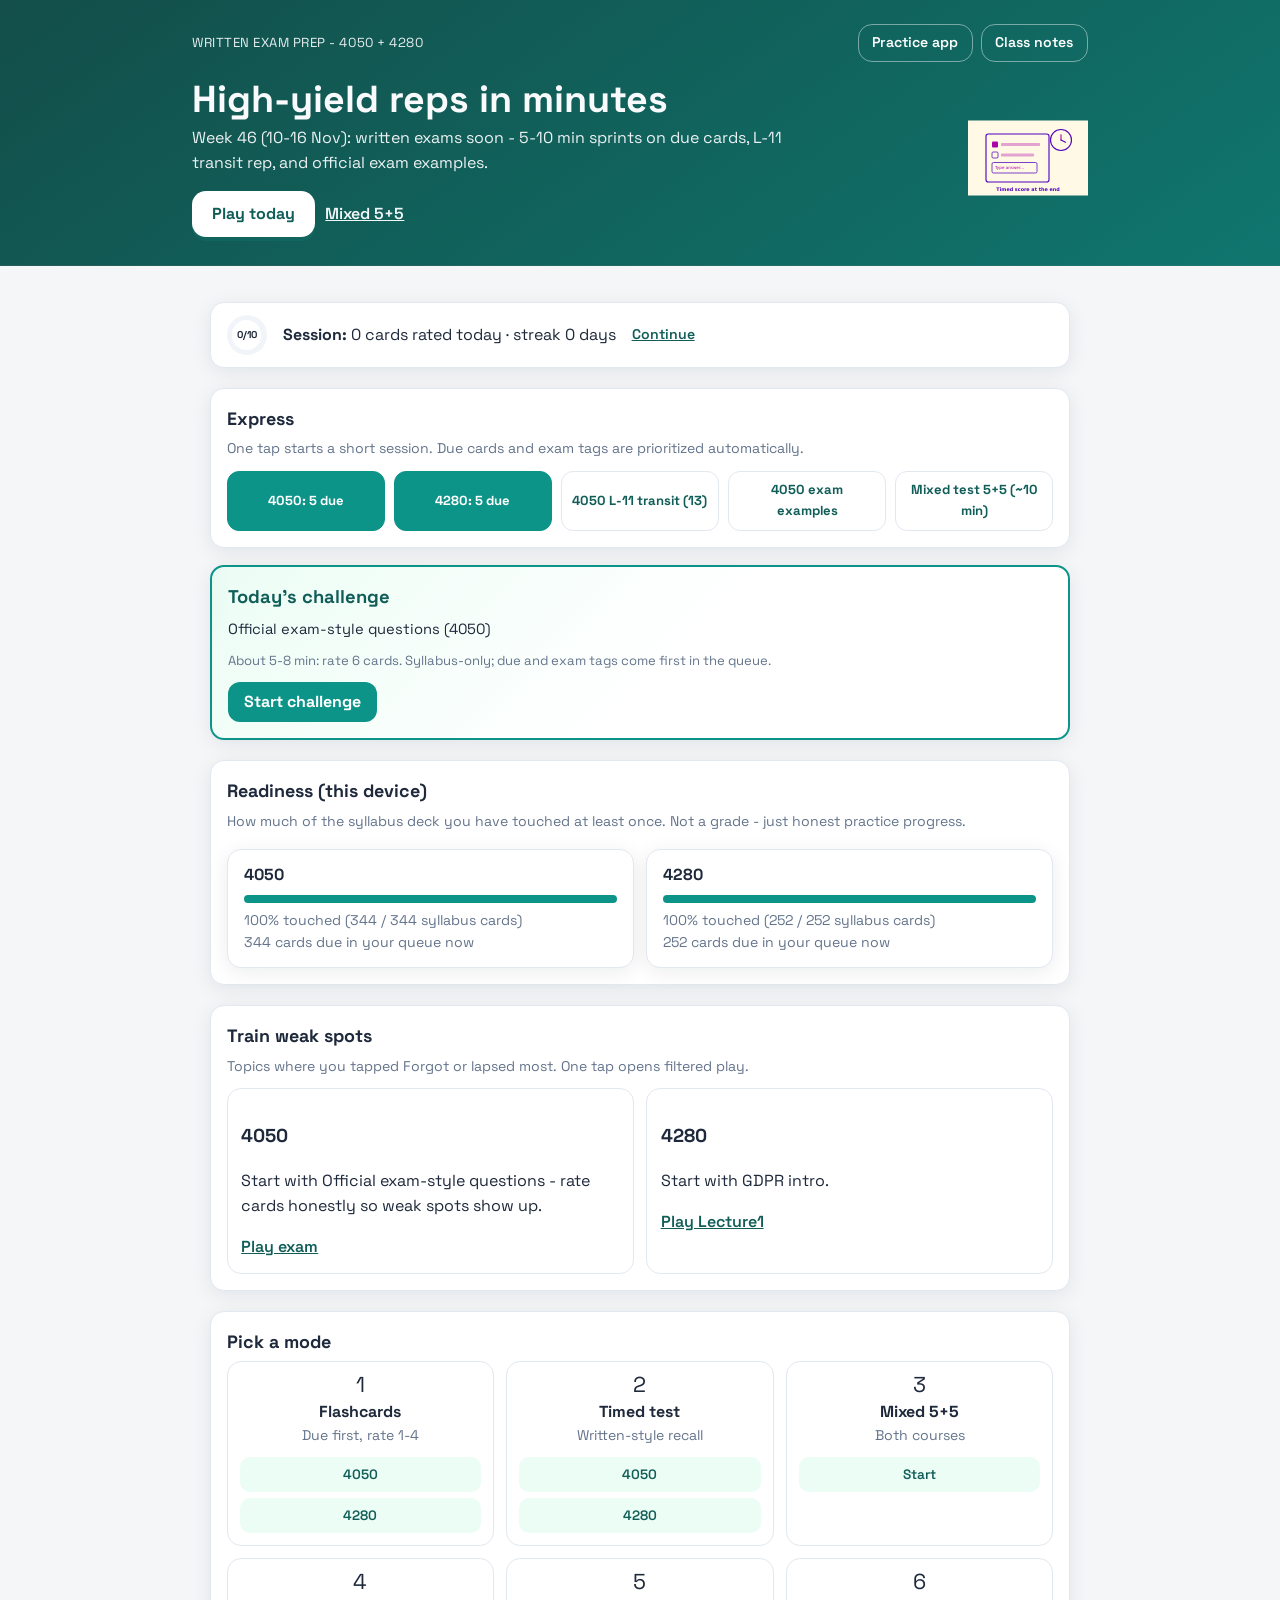
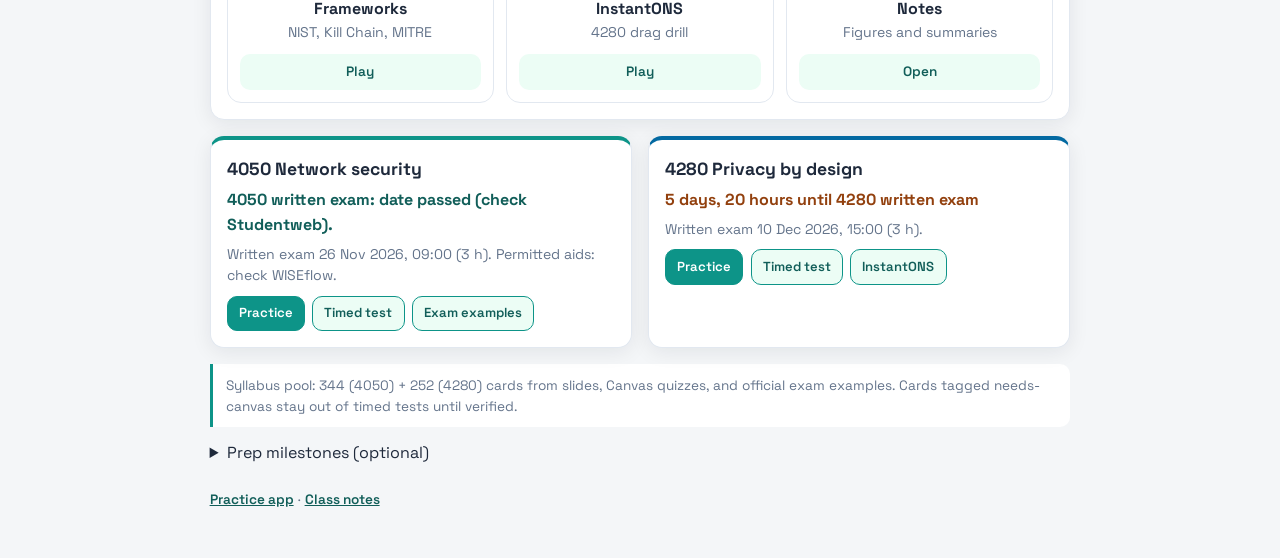
<file: exam-rep.html>
<!DOCTYPE html>
<html lang="en">
<head>
  <meta charset="UTF-8" />
  <meta name="viewport" content="width=device-width, initial-scale=1, viewport-fit=cover" />
  <meta name="theme-color" content="#0f766e" />
  <title>Exam prep playground | 4050 + 4280</title>
  <meta name="description" content="Interactive written-exam prep for ACIT4050 and ACIT4280. Flashcards, timed tests, drills. Syllabus-only questions." />
  <link rel="stylesheet" href="fonts/fonts.css" />
  <link rel="stylesheet" href="css/study-research.css?v=lock193" />
  <link rel="stylesheet" href="css/exam-prep-hub.css?v=lock193" />
  <link rel="icon" href="icons/favicon.svg?v=lock174" type="image/svg+xml" />
  <style>
    :root { --radius: 14px; --shadow: var(--shadow-md); --cream: var(--paper); }
    *, *::before, *::after { box-sizing: border-box; }
    body { margin: 0; font-family: "Space Grotesk", "Segoe UI", sans-serif; color: var(--ink); background: var(--paper); line-height: 1.55; }
    a { color: var(--signal-deep); font-weight: 600; }
    .wrap { max-width: 56rem; margin: 0 auto; padding: 1.25rem 1.1rem 3rem; }
    header.hero { background: linear-gradient(145deg, #134e4a 0%, #0f766e 100%); color: #f8fafc; padding: 1.5rem 1.1rem 1.75rem; }
    .hero-inner { max-width: 56rem; margin: 0 auto; }
    .hero-top { display: flex; flex-wrap: wrap; gap: 0.75rem; align-items: center; justify-content: space-between; margin-bottom: 1rem; }
    .brand { margin: 0; font-size: 0.82rem; letter-spacing: 0.04em; text-transform: uppercase; opacity: 0.92; }
    .hero-nav { display: flex; flex-wrap: wrap; gap: 0.5rem; }
    .hero-nav a { display: inline-flex; padding: 0.45rem 0.85rem; border-radius: var(--radius); border: 1px solid rgba(248,250,252,0.45); color: #fff; text-decoration: none; font-size: 0.88rem; font-weight: 600; }
    .hero-nav a.roadmap { background: #fff; color: var(--signal-deep); border-color: #fff; }
    .hero-layout { display: flex; flex-wrap: wrap; gap: 1rem; align-items: center; justify-content: space-between; }
    .hero h1 { margin: 0 0 0.35rem; font-size: clamp(1.65rem, 4.5vw, 2.35rem); max-width: 20ch; line-height: 1.12; }
    .hero-lede { margin: 0; opacity: 0.95; max-width: 38rem; }
    .today-strip { margin-top: 1rem; display: flex; flex-wrap: wrap; gap: 0.75rem 1rem; align-items: center; padding: 0.75rem 1rem; background: var(--surface); border: 1px solid var(--line); border-radius: var(--radius); box-shadow: var(--shadow); }
    .mini-ring { width: 2.5rem; height: 2.5rem; border-radius: 50%; background: conic-gradient(var(--signal) var(--ring-pct,0%), var(--line-soft) 0); display: grid; place-items: center; font-size: 0.62rem; font-weight: 700; }
    .mini-ring span { width: 1.85rem; height: 1.85rem; border-radius: 50%; background: #fff; display: grid; place-items: center; }
    .exam-grid { display: grid; gap: 1rem; margin-top: 1rem; }
    @media (min-width: 720px) { .exam-grid { grid-template-columns: 1fr 1fr; } }
    .exam-card { background: var(--surface); border: 1px solid var(--line); border-radius: var(--radius); padding: 1rem; box-shadow: var(--shadow); }
    .exam-card[data-course="4050"] { border-top: 4px solid var(--signal); }
    .exam-card[data-course="4280"] { border-top: 4px solid var(--palette-magenta); }
    .countdown { font-weight: 700; color: var(--signal-deep); margin: 0.35rem 0; }
    .countdown.urgent { color: var(--warn-hot); }
    .exam-meta { margin: 0; font-size: 0.88rem; color: var(--slate); }
    .action-row { display: flex; flex-wrap: wrap; gap: 0.45rem; margin-top: 0.55rem; }
    .action-row a { font-size: 0.82rem; padding: 0.4rem 0.7rem; border-radius: 10px; background: var(--signal-soft); border: 1px solid var(--signal); text-decoration: none; color: var(--signal-deep); }
    .action-row a.cta { background: var(--signal); color: #fff; border-color: var(--signal); }
    section.panel { margin-top: 1.25rem; padding: 1rem; border: 1px solid var(--line); border-radius: var(--radius); background: var(--surface); box-shadow: var(--shadow); }
    section.panel h2 { margin: 0 0 0.35rem; font-size: 1.12rem; }
    .panel-lede { margin: 0 0 0.65rem; font-size: 0.88rem; color: var(--slate); }
    .modes { display: grid; gap: 0.75rem; }
    @media (min-width: 600px) { .modes { grid-template-columns: repeat(3, 1fr); } }
    @media (max-width: 599px) { .mode-tile a.btn { min-height: 2.75rem; } }
    .mode-tile { border: 1px solid var(--line); border-radius: var(--radius); padding: 0.75rem; text-align: center; background: #fff; }
    .mode-tile a.btn { display: block; margin-top: 0.35rem; padding: 0.45rem; border-radius: 10px; background: var(--signal-soft); color: var(--signal-deep); text-decoration: none; font-weight: 600; font-size: 0.85rem; }
    .weak-spots { display: grid; gap: 0.75rem; }
    @media (min-width: 640px) { .weak-spots { grid-template-columns: 1fr 1fr; } }
    .weak-card { border: 1px solid var(--line); border-radius: var(--radius); padding: 0.85rem; background: #fff; }
    .checklist { list-style: none; margin: 0; padding: 0; }
    .check-item { display: flex; gap: 0.5rem; align-items: flex-start; padding: 0.45rem 0; border-bottom: 1px solid var(--line); cursor: pointer; }
    .check-text.done { opacity: 0.6; text-decoration: line-through; }
    .progress-bar { height: 8px; background: var(--line-soft); border-radius: 999px; overflow: hidden; margin: 0.5rem 0; }
    .progress-bar span { display: block; height: 100%; background: var(--signal); width: 0%; transition: width 0.3s ease; }
    footer.note { margin-top: 1.5rem; font-size: 0.85rem; color: var(--slate); }
  </style>
</head>
<body>
  <header class="hero">
    <div class="hero-inner">
      <div class="hero-top">
        <p class="brand">Written exam prep - 4050 + 4280</p>
        <nav class="hero-nav" aria-label="Navigation">
          <a href="index.html">Practice app</a>
          <a href="class-notes.html">Class notes</a>
        </nav>
      </div>
      <div class="hero-layout">
        <div>
          <h1>High-yield reps in minutes</h1>
          <p class="hero-lede">Weeks to exam: do 5-10 minute sprints on due cards, missed topics, and official exam examples - not long reading lists.</p>
          <div class="exam-hub-hero-play">
            <a class="play-main" id="hero-play-main" href="index.html?study=quiz#4050">Play today</a>
            <a href="index.html?study=test&amp;mixed=1" style="color:#fff;opacity:0.95">Mixed 5+5</a>
          </div>
        </div>
        <img src="figures/mode-exam-prep.svg" width="120" height="120" alt="" decoding="async" />
      </div>
    </div>
  </header>

  <main class="wrap">
    <div class="today-strip" aria-live="polite">
      <div class="mini-ring" id="today-ring" style="--ring-pct:0%"><span id="today-ring-label">0/10</span></div>
      <p style="margin:0"><strong>Session:</strong> <span id="today-reviews">0</span> cards rated today · streak <span id="today-streak">0</span> days</p>
      <a href="index.html?study=quiz#4050" style="font-size:0.88rem">Continue</a>
    </div>

    <section class="panel express-panel" aria-labelledby="express-title">
      <h2 id="express-title">Express</h2>
      <p class="panel-lede">One tap starts a short session. Due cards and exam tags are prioritized automatically.</p>
      <div class="express-grid" id="express-grid"></div>
    </section>

    <section class="challenge-card" aria-labelledby="challenge-title">
      <h2 id="challenge-title">Today's challenge</h2>
      <p id="challenge-body">Loading...</p>
      <p class="challenge-meta" id="challenge-meta"></p>
      <a class="challenge-go" id="challenge-go" href="index.html?study=quiz#4050">Start challenge</a>
    </section>

    <section class="panel" aria-labelledby="ready-title">
      <h2 id="ready-title">Readiness (this device)</h2>
      <p class="panel-lede">How much of the syllabus deck you have touched at least once. Not a grade - just honest practice progress.</p>
      <div class="readiness-grid">
        <div class="readiness-card">
          <h3>4050</h3>
          <div class="readiness-bar"><span id="ready-bar-4050"></span></div>
          <p class="exam-meta" id="ready-label-4050">Loading...</p>
          <p class="exam-meta" id="due-4050"></p>
        </div>
        <div class="readiness-card">
          <h3>4280</h3>
          <div class="readiness-bar"><span id="ready-bar-4280"></span></div>
          <p class="exam-meta" id="ready-label-4280">Loading...</p>
          <p class="exam-meta" id="due-4280"></p>
        </div>
      </div>
    </section>

    <section class="panel" aria-labelledby="weak-title">
      <h2 id="weak-title">Train weak spots</h2>
      <p class="panel-lede">Topics where you tapped Forgot or lapsed most. One tap opens filtered play.</p>
      <div class="weak-spots">
        <div class="weak-card">
          <h3>4050</h3>
          <p id="weak-4050-text">Loading...</p>
          <a class="btn cta" id="weak-4050-go" href="index.html?study=quiz#4050" hidden>Practice</a>
        </div>
        <div class="weak-card">
          <h3>4280</h3>
          <p id="weak-4280-text">Loading...</p>
          <a class="btn cta" id="weak-4280-go" href="index.html?study=quiz#4280" hidden>Practice</a>
        </div>
      </div>
    </section>

    <section class="panel modes-panel" aria-labelledby="modes-title">
      <h2 id="modes-title">Pick a mode</h2>
      <div class="modes">
        <div class="mode-tile">
          <div class="mode-icon" aria-hidden="true">1</div>
          <strong>Flashcards</strong>
          <p class="panel-lede">Due first, rate 1-4</p>
          <a class="btn" href="index.html?study=quiz#4050">4050</a>
          <a class="btn" href="index.html?study=quiz#4280">4280</a>
        </div>
        <div class="mode-tile">
          <div class="mode-icon" aria-hidden="true">2</div>
          <strong>Timed test</strong>
          <p class="panel-lede">Written-style recall</p>
          <a class="btn" href="index.html?study=test#4050">4050</a>
          <a class="btn" href="index.html?study=test#4280">4280</a>
        </div>
        <div class="mode-tile">
          <div class="mode-icon" aria-hidden="true">3</div>
          <strong>Mixed 5+5</strong>
          <p class="panel-lede">Both courses</p>
          <a class="btn" href="index.html?study=test&amp;mixed=1">Start</a>
        </div>
        <div class="mode-tile">
          <div class="mode-icon" aria-hidden="true">4</div>
          <strong>Frameworks</strong>
          <p class="panel-lede">NIST, Kill Chain, MITRE</p>
          <a class="btn" href="index.html#practice">Play</a>
        </div>
        <div class="mode-tile">
          <div class="mode-icon" aria-hidden="true">5</div>
          <strong>InstantONS</strong>
          <p class="panel-lede">4280 drag drill</p>
          <a class="btn" href="index.html#instantons">Play</a>
        </div>
        <div class="mode-tile">
          <div class="mode-icon" aria-hidden="true">6</div>
          <strong>Notes</strong>
          <p class="panel-lede">Figures and summaries</p>
          <a class="btn" href="class-notes.html">Open</a>
        </div>
      </div>
    </section>

    <div class="exam-grid">
      <article class="exam-card" data-course="4050">
        <h2 style="margin:0;font-size:1.1rem">4050 Network security</h2>
        <p class="countdown" id="cd-4050">...</p>
        <p class="exam-meta">Written exam 26 Nov 2026, 09:00 (3 h). Permitted aids: check WISEflow.</p>
        <div class="action-row">
          <a class="cta" href="index.html?study=quiz#4050">Practice</a>
          <a href="index.html?study=test#4050">Timed test</a>
          <a href="index.html?tag=exam&amp;study=quiz#4050">Exam examples</a>
        </div>
      </article>
      <article class="exam-card" data-course="4280">
        <h2 style="margin:0;font-size:1.1rem">4280 Privacy by design</h2>
        <p class="countdown" id="cd-4280">...</p>
        <p class="exam-meta">Written exam 10 Dec 2026, 15:00 (3 h).</p>
        <div class="action-row">
          <a class="cta" href="index.html?study=quiz#4280">Practice</a>
          <a href="index.html?study=test#4280">Timed test</a>
          <a href="index.html#instantons">InstantONS</a>
        </div>
      </article>
    </div>

    <p class="pensum-trust" id="pensum-trust-text">Loading syllabus stats...</p>

    <details class="panel">
      <summary>Prep milestones (optional)</summary>
      <p class="panel-lede"><span id="milestone-done">0</span> / 8 - synced from your play on this device.</p>
      <div class="progress-bar"><span id="milestone-fill"></span></div>
      <ul class="checklist" id="prep-milestones"></ul>
      <button type="button" id="milestone-reset" style="margin-top:0.65rem;padding:0.4rem 0.75rem;border-radius:10px;border:1px solid var(--line);background:#fff;cursor:pointer">Reset milestones</button>
    </details>

    <footer class="note">
      <a href="index.html">Practice app</a> ·
      <a href="class-notes.html">Class notes</a>
    </footer>
  </main>

  <script src="js/exam-prep-hub.js?v=lock193" defer></script>
</body>
</html>
</file>
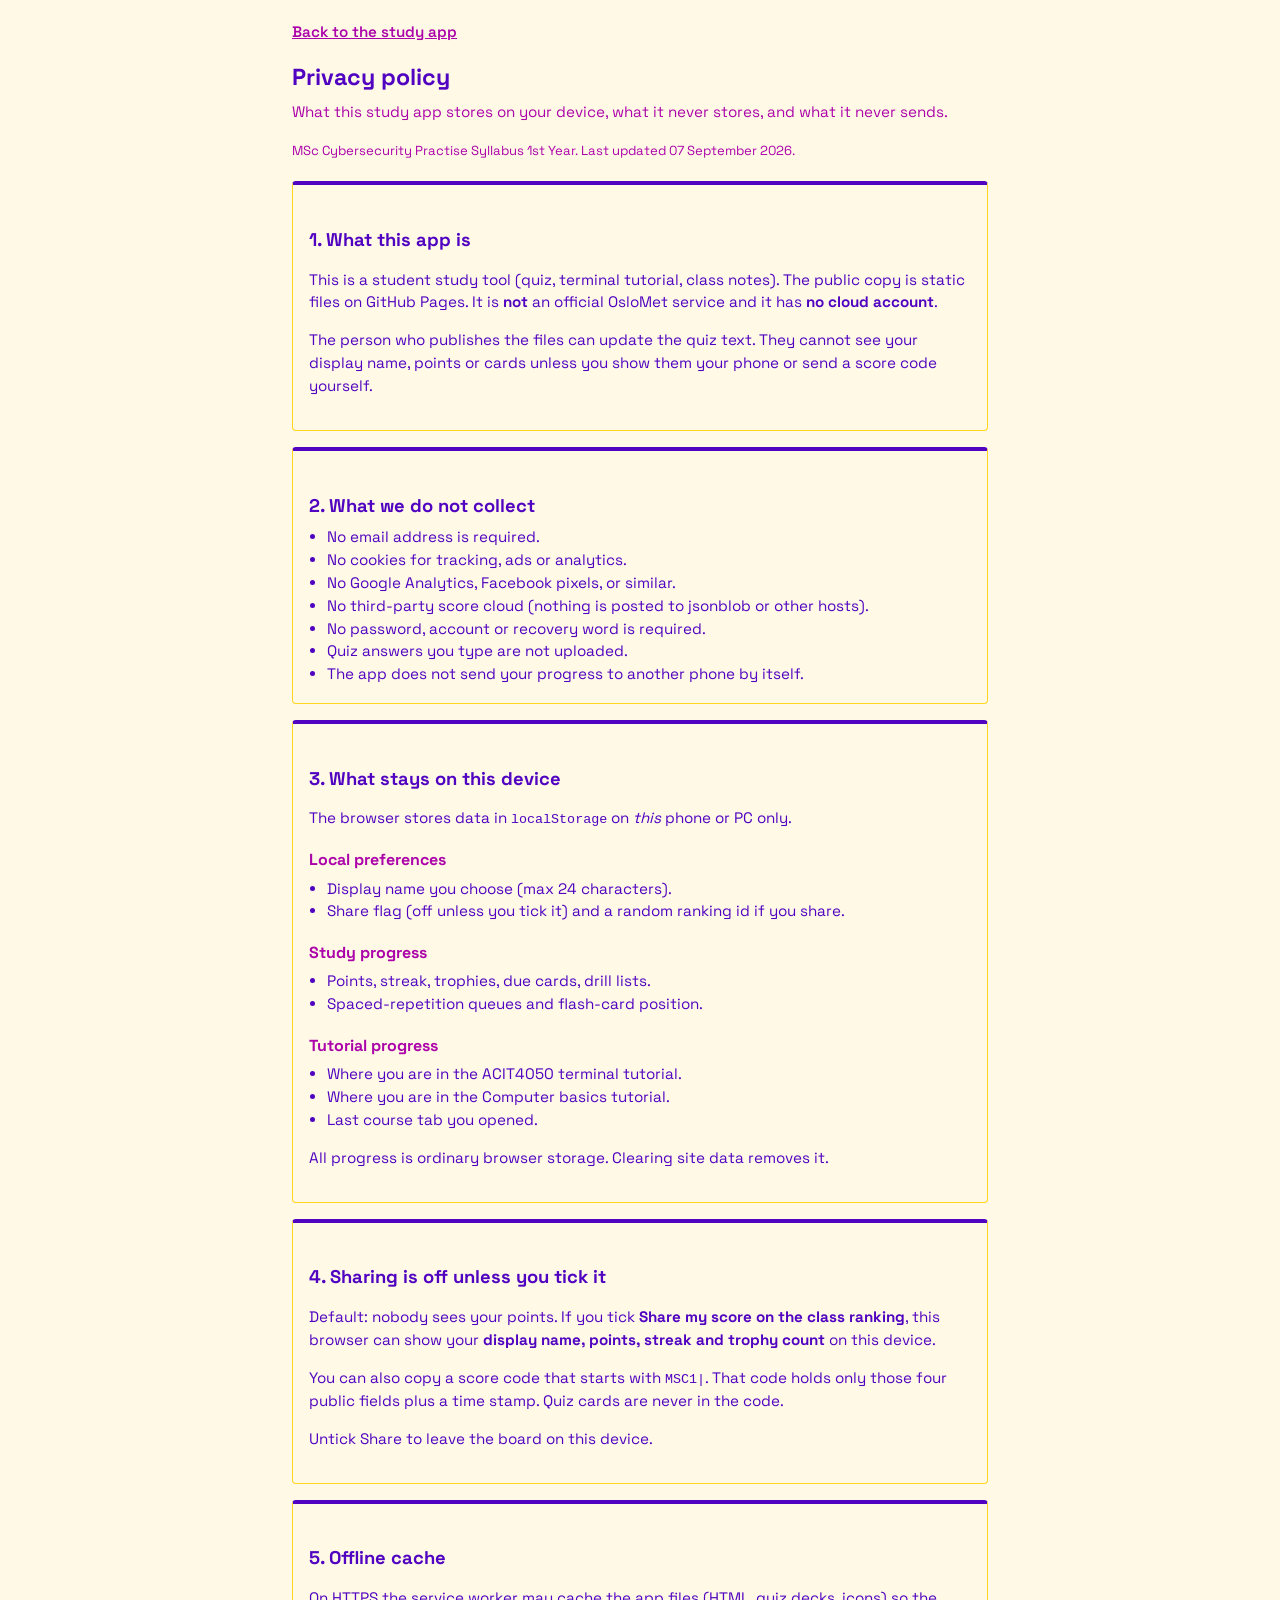
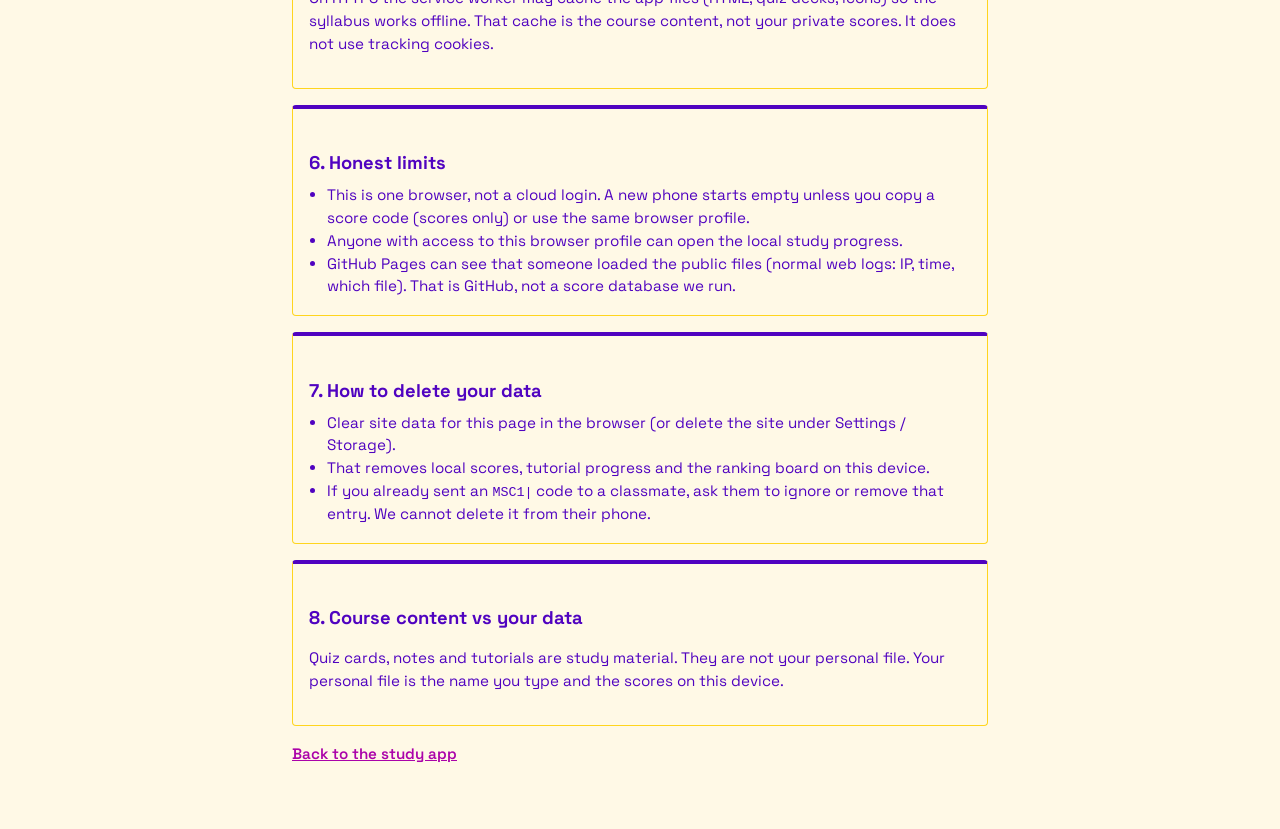
<file: privacy-policy.html>
<!DOCTYPE html>
<html lang="en">
<head>
  <meta charset="UTF-8" />
  <meta name="viewport" content="width=device-width, initial-scale=1, viewport-fit=cover" />
  <meta name="referrer" content="no-referrer" />
  <title>Privacy policy | MSc Cybersecurity Practise Syllabus</title>
  <meta name="theme-color" content="#5003C0" />
  <link rel="stylesheet" href="fonts/fonts.css" />
  <style>
    html { background: #FFF9E6; }
    :root {
      --ink: #5003C0;
      --red: #5003C0;
      --orange: #FFD51E;
      --cream: #FFF9E6;
      --turquoise: #AB03A9;
      --pink: #FF467A;
      --line: #FFD51E;
      --fog: #FFF9E6;
    }
    * { box-sizing: border-box; }
    body {
      margin: 0;
      font-family: "Space Grotesk", "Segoe UI", sans-serif;
      color: var(--ink);
      background: #FFF9E6;
      line-height: 1.5;
    }
    .wrap { max-width: 46rem; margin: 0 auto; padding: 1.25rem 1.25rem 3rem; }
    h1 { font-size: 1.45rem; margin: 0 0 0.4rem; }
    h2 { font-size: 1.15rem; margin: 1.6rem 0 0.45rem; color: var(--ink); }
    h3 { font-size: 1rem; margin: 1.1rem 0 0.35rem; color: var(--turquoise); }
    p, li { font-size: 0.95rem; }
    .lede { color: var(--turquoise); margin: 0 0 1.1rem; }
    .meta { font-size: 0.82rem; color: var(--turquoise); margin: 0 0 1.25rem; }
    a { color: var(--turquoise); font-weight: 600; }
    a:hover { color: var(--red); }
    section {
      border: 1px solid var(--line);
      border-top: 4px solid var(--red);
      border-radius: 4px;
      padding: 0.95rem 1rem 1.05rem;
      margin: 0 0 1rem;
      background: #FFF9E6;
    }
    ul { margin: 0.35rem 0 0; padding-left: 1.15rem; }
    .back { display: inline-block; margin: 0 0 1rem; font-weight: 700; }
    code { font-size: 0.88em; }
  </style>
</head>
<body>
  <div class="wrap">
    <p class="back"><a href="index.html">Back to the study app</a></p>
    <h1>Privacy policy</h1>
    <p class="lede">What this study app stores on your device, what it never stores, and what it never sends.</p>
    <p class="meta">MSc Cybersecurity Practise Syllabus 1st Year. Last updated 07 September 2026.</p>

    <section>
      <h2>1. What this app is</h2>
      <p>This is a student study tool (quiz, terminal tutorial, class notes). The public copy is static files on GitHub Pages. It is <strong>not</strong> an official OsloMet service and it has <strong>no cloud account</strong>.</p>
      <p>The person who publishes the files can update the quiz text. They cannot see your display name, points or cards unless you show them your phone or send a score code yourself.</p>
    </section>

    <section>
      <h2>2. What we do not collect</h2>
      <ul>
        <li>No email address is required.</li>
        <li>No cookies for tracking, ads or analytics.</li>
        <li>No Google Analytics, Facebook pixels, or similar.</li>
        <li>No third-party score cloud (nothing is posted to jsonblob or other hosts).</li>
        <li>No password, account or recovery word is required.</li>
        <li>Quiz answers you type are not uploaded.</li>
        <li>The app does not send your progress to another phone by itself.</li>
      </ul>
    </section>

    <section>
      <h2>3. What stays on this device</h2>
      <p>The browser stores data in <code>localStorage</code> on <em>this</em> phone or PC only.</p>
      <h3>Local preferences</h3>
      <ul>
        <li>Display name you choose (max 24 characters).</li>
        <li>Share flag (off unless you tick it) and a random ranking id if you share.</li>
      </ul>
      <h3>Study progress</h3>
      <ul>
        <li>Points, streak, trophies, due cards, drill lists.</li>
        <li>Spaced-repetition queues and flash-card position.</li>
      </ul>
      <h3>Tutorial progress</h3>
      <ul>
        <li>Where you are in the ACIT4050 terminal tutorial.</li>
        <li>Where you are in the Computer basics tutorial.</li>
        <li>Last course tab you opened.</li>
      </ul>
      <p>All progress is ordinary browser storage. Clearing site data removes it.</p>
    </section>

    <section>
      <h2>4. Sharing is off unless you tick it</h2>
      <p>Default: nobody sees your points. If you tick <strong>Share my score on the class ranking</strong>, this browser can show your <strong>display name, points, streak and trophy count</strong> on this device.</p>
      <p>You can also copy a score code that starts with <code>MSC1|</code>. That code holds only those four public fields plus a time stamp. Quiz cards are never in the code.</p>
      <p>Untick Share to leave the board on this device.</p>
    </section>

    <section>
      <h2>5. Offline cache</h2>
      <p>On HTTPS the service worker may cache the app files (HTML, quiz decks, icons) so the syllabus works offline. That cache is the course content, not your private scores. It does not use tracking cookies.</p>
    </section>

    <section>
      <h2>6. Honest limits</h2>
      <ul>
        <li>This is one browser, not a cloud login. A new phone starts empty unless you copy a score code (scores only) or use the same browser profile.</li>
        <li>Anyone with access to this browser profile can open the local study progress.</li>
        <li>GitHub Pages can see that someone loaded the public files (normal web logs: IP, time, which file). That is GitHub, not a score database we run.</li>
      </ul>
    </section>

    <section>
      <h2>7. How to delete your data</h2>
      <ul>
        <li>Clear site data for this page in the browser (or delete the site under Settings / Storage).</li>
        <li>That removes local scores, tutorial progress and the ranking board on this device.</li>
        <li>If you already sent an <code>MSC1|</code> code to a classmate, ask them to ignore or remove that entry. We cannot delete it from their phone.</li>
      </ul>
    </section>

    <section>
      <h2>8. Course content vs your data</h2>
      <p>Quiz cards, notes and tutorials are study material. They are not your personal file. Your personal file is the name you type and the scores on this device.</p>
    </section>

    <p class="back"><a href="index.html">Back to the study app</a></p>
  </div>
</body>
</html>
</file>
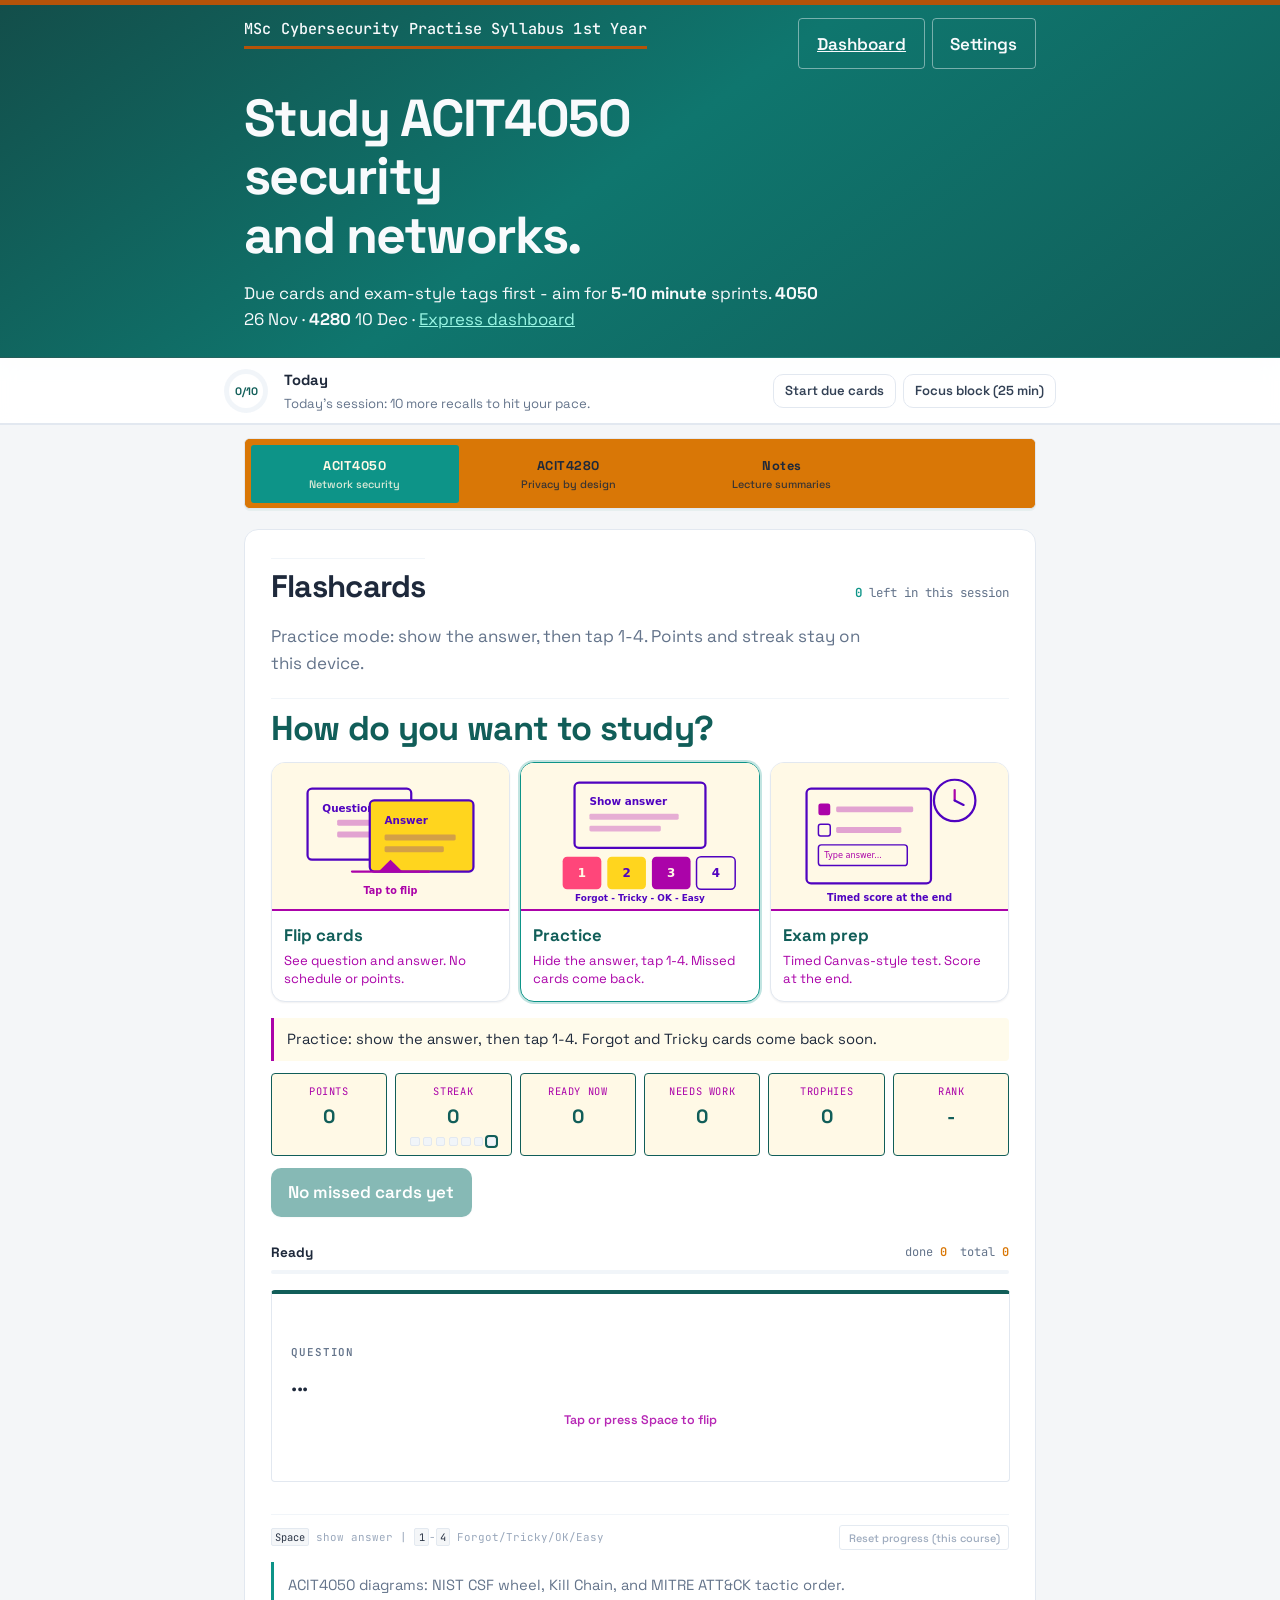
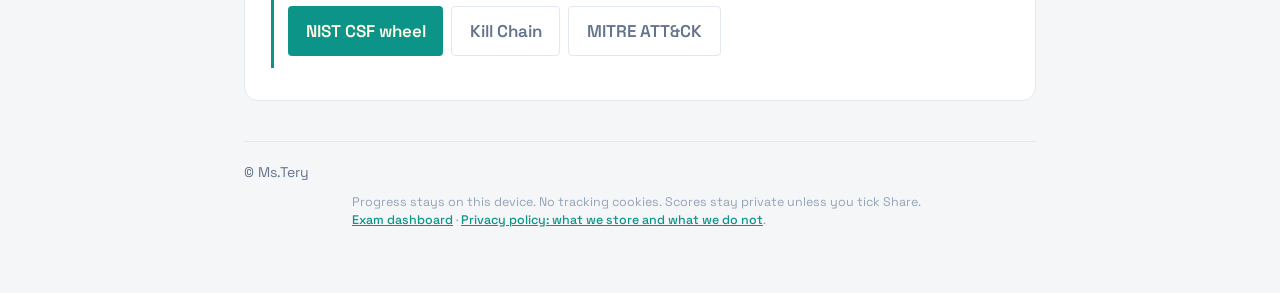
<file: TERMINAL_OVING_ACIT4050.html>
<!DOCTYPE html>
<html lang="en">
<head>
  <meta charset="UTF-8" />
  <meta name="viewport" content="width=device-width, initial-scale=1" />
  <title>Redirecting to study app</title>
  <script>
    (function () {
      var target = "index.html" + (location.search || "") + (location.hash || "");
      location.replace(target);
    })();
  </script>
  <meta http-equiv="refresh" content="0;url=index.html" />
</head>
<body>
  <p>This page moved. <a href="index.html">Open the study app</a>.</p>
</body>
</html>
</file>
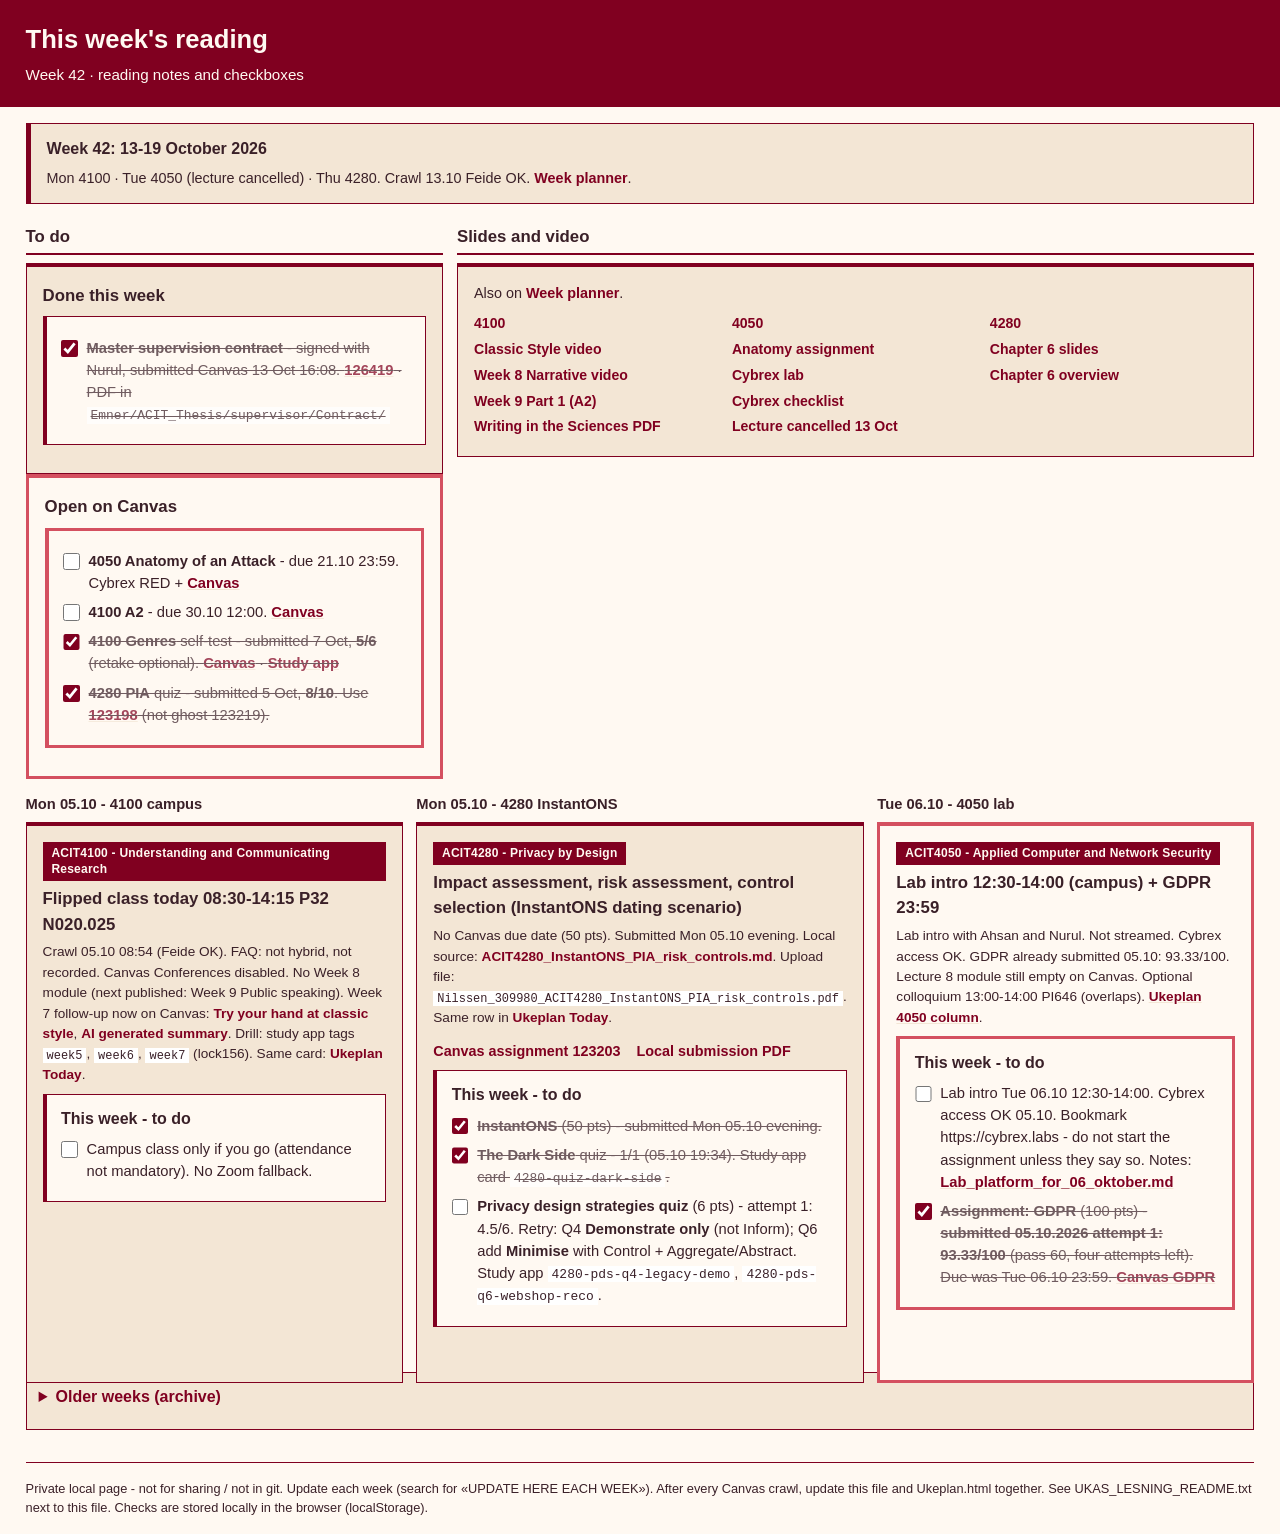
<file: UKAS_LESNING.html>
<!DOCTYPE html>
<html lang="en">
<head>
  <meta charset="UTF-8" />
  <meta name="viewport" content="width=device-width, initial-scale=1" />
  <meta http-equiv="Cache-Control" content="no-cache, no-store, must-revalidate" />
  <meta http-equiv="Pragma" content="no-cache" />
  <meta http-equiv="Expires" content="0" />
  <title>This week's reading - OsloMet</title>
  <style>
    :root {
      --burgundy: #800020;
      --cream: #F3E6D5;
      --paper: #FFF9F2;
      --todo: #D45060;
      --charcoal: #3a2028;
      --teal: #800020;
      --dusty: #F3E6D5;
      --mint: #FFF9F2;
      --urgent: #D45060;
    }
    * { box-sizing: border-box; }
    body {
      margin: 0;
      font-family: "Segoe UI", Tahoma, sans-serif;
      background: var(--mint);
      color: var(--charcoal);
      line-height: 1.5;
    }
    header {
      background: var(--burgundy);
      color: var(--paper);
      padding: 1.25rem clamp(0.75rem, 2vw, 2rem);
    }
    header h1 {
      margin: 0 0 0.35rem;
      font-size: 1.6rem;
      font-weight: 700;
    }
    header p {
      margin: 0;
      font-size: 0.95rem;
    }
    .wrap {
      width: 100%;
      max-width: none;
      margin: 0;
      padding: 1rem clamp(0.75rem, 2vw, 2rem) 2rem;
    }
    .week-top {
      display: grid;
      grid-template-columns: 1fr;
      gap: 0.85rem;
      margin-bottom: 1rem;
      align-items: start;
    }
    @media (min-width: 820px) {
      .week-top {
        grid-template-columns: minmax(260px, 34%) 1fr;
      }
    }
    .week-top .panel h2 {
      margin: 0 0 0.5rem;
      font-size: 1.05rem;
    }
    .week-top .panel .day {
      margin-bottom: 0;
    }
    .material-cols {
      display: grid;
      grid-template-columns: 1fr;
      gap: 0.65rem;
    }
    @media (min-width: 640px) {
      .material-cols { grid-template-columns: repeat(3, 1fr); }
    }
    .material-cols h4 {
      margin: 0 0 0.35rem;
      font-size: 0.88rem;
    }
    .material-cols .links a {
      display: block;
      margin: 0.28rem 0;
      font-size: 0.88rem;
    }
    .week41-row {
      display: grid;
      grid-template-columns: 1fr;
      gap: 0.85rem;
      margin-bottom: 1rem;
    }
    @media (min-width: 900px) {
      .week41-row { grid-template-columns: repeat(3, 1fr); }
    }
    .day-block h2 {
      margin: 0 0 0.45rem;
      font-size: 0.92rem;
      line-height: 1.35;
      border-bottom: none;
      padding: 0;
    }
    .day-block .day {
      height: 100%;
      margin-bottom: 0;
      font-size: 0.9rem;
    }
    .day-block .note { font-size: 0.85rem; }
    details.archive-older {
      border: 1px solid var(--teal);
      background: var(--cream);
      padding: 0.35rem 0.75rem 0.75rem;
      margin-top: 0.5rem;
    }
    details.archive-older > summary {
      cursor: pointer;
      font-weight: 700;
      padding: 0.45rem 0;
      color: var(--burgundy);
    }
    details.archive-older h2 {
      margin-top: 1.1rem;
    }
    .meta {
      background: var(--dusty);
      border: 1px solid var(--teal);
      border-left: 5px solid var(--teal);
      padding: 0.85rem 1rem;
      margin-bottom: 1.25rem;
    }
    .meta strong { color: var(--charcoal); }
    .schedule {
      font-size: 0.9rem;
      color: var(--charcoal);
      margin: 0.4rem 0 0;
    }
    h2 {
      margin: 1.5rem 0 0.6rem;
      font-size: 1.15rem;
      color: var(--charcoal);
      border-bottom: 2px solid var(--teal);
      padding-bottom: 0.25rem;
    }
    h3 {
      margin: 0 0 0.35rem;
      font-size: 1.05rem;
      color: var(--charcoal);
    }
    h4 {
      margin: 0.85rem 0 0.4rem;
      font-size: 0.95rem;
      color: var(--teal);
    }
    .day {
      background: var(--dusty);
      padding: 1rem 1rem 0.9rem;
      margin-bottom: 0.85rem;
      border: 1px solid var(--teal);
      border-top: 4px solid var(--teal);
    }
    .day.no-slides { border-top-color: var(--dusty); }
    .day.critical {
      border: 3px solid var(--todo);
      border-top: 4px solid var(--todo);
      background: var(--paper);
    }
    .course-tag {
      display: inline-block;
      background: var(--teal);
      color: var(--mint);
      font-size: 0.75rem;
      font-weight: 700;
      letter-spacing: 0.02em;
      padding: 0.2rem 0.55rem;
      margin-bottom: 0.35rem;
      max-width: 100%;
      line-height: 1.35;
    }
    .badge-critical {
      display: inline-block;
      background: var(--urgent);
      color: var(--mint);
      font-size: 0.7rem;
      font-weight: 700;
      padding: 0.15rem 0.45rem;
      margin-left: 0.35rem;
      vertical-align: middle;
    }
    .note {
      font-size: 0.9rem;
      color: var(--charcoal);
      margin: 0.35rem 0 0.5rem;
    }
    .todo {
      background: var(--mint);
      border: 1px solid var(--teal);
      border-left: 4px solid var(--teal);
      padding: 0.75rem 0.9rem;
      margin: 0.5rem 0 0.85rem;
    }
    .todo.critical {
      background: var(--paper);
      border: 3px solid var(--todo);
      border-left: 4px solid var(--todo);
    }
    .todo-head {
      display: flex;
      flex-wrap: wrap;
      align-items: center;
      justify-content: space-between;
      gap: 0.4rem 0.75rem;
      margin-bottom: 0.45rem;
    }
    .todo h3 {
      margin: 0;
      font-size: 1rem;
    }
    .todo-reset {
      font: inherit;
      font-size: 0.75rem;
      font-weight: 600;
      color: var(--teal);
      background: #fff;
      border: 1px solid var(--teal);
      padding: 0.2rem 0.5rem;
      cursor: pointer;
    }
    .todo-reset:hover {
      background: var(--dusty);
      color: var(--charcoal);
    }
    .todo ul.ukas-todos {
      margin: 0.25rem 0 0;
      padding-left: 0;
      list-style: none;
    }
    .todo ul.ukas-todos > li {
      margin: 0.45rem 0;
      padding: 0;
      font-size: 0.92rem;
      list-style: none;
    }
    .todo-item {
      display: flex;
      align-items: flex-start;
      gap: 0.55rem;
      cursor: pointer;
      width: 100%;
      min-width: 0;
    }
    .todo-item input[type="checkbox"] {
      flex: 0 0 auto;
      width: 1.05rem;
      height: 1.05rem;
      margin: 0.2rem 0 0;
      accent-color: var(--burgundy);
      cursor: pointer;
    }
    .todo-item .todo-text {
      flex: 1 1 auto;
      min-width: 0;
      overflow-wrap: anywhere;
      word-break: break-word;
    }
    .todo-item:has(input:checked) .todo-text {
      text-decoration: line-through;
      opacity: 0.72;
    }
    .soft { opacity: 0.92; }
    ul {
      margin: 0.4rem 0 0;
      padding-left: 1.2rem;
    }
    li { margin: 0.25rem 0; }
    a {
      color: var(--teal);
      word-break: break-word;
      text-decoration-color: var(--dusty);
      font-weight: 600;
    }
    a:hover {
      color: var(--charcoal);
      background: var(--dusty);
    }
    .links a {
      display: inline-block;
      margin-right: 0.75rem;
      margin-top: 0.25rem;
    }
    .deadlines {
      width: 100%;
      border-collapse: collapse;
      font-size: 0.82rem;
      margin: 0.5rem 0 0.25rem;
    }
    .deadlines th,
    .deadlines td {
      border: 1px solid var(--teal);
      padding: 0.3rem 0.45rem;
      text-align: left;
    }
    .deadlines th {
      background: var(--teal);
      color: var(--mint);
    }
    .deadlines td { background: #fff; }
    .extra {
      background: var(--dusty);
      padding: 1rem;
      border: 1px solid var(--teal);
      border-left: 5px solid var(--teal);
    }
    footer {
      margin-top: 2rem;
      padding-top: 1rem;
      border-top: 1px solid var(--teal);
      font-size: 0.8rem;
      color: var(--charcoal);
    }
    .edit-hint {
      font-size: 0.75rem;
      color: var(--teal);
      font-family: Consolas, monospace;
      margin-bottom: 0.5rem;
    }
    code {
      font-family: Consolas, monospace;
      font-size: 0.88em;
      background: #fff;
      padding: 0.05rem 0.25rem;
    }
  </style>
</head>
<body>
  <header>
    <h1>This week's reading</h1>
    <p>Week 42 · reading notes and checkboxes</p>
  </header>

  <div class="wrap">
    <!-- UPDATE EACH WEEK: week heading, todos, day blocks -->

    <div class="meta">
      <strong>Week 42: 13-19 October 2026</strong>
      <p class="schedule">Mon 4100 · Tue 4050 (lecture cancelled) · Thu 4280. Crawl 13.10 Feide OK. <a href="../Oversikt/Ukeplan.html#week-board">Week planner</a>.</p>
    </div>

    <section class="week-top">
      <div class="panel panel-todo">
        <h2 id="open-canvas-w42">To do</h2>
        <div class="day">
          <h3>Done this week</h3>
          <div class="todo" data-week-todos="done-w42-admin">
            <ul class="ukas-todos">
              <li>
                <label class="todo-item">
                  <input type="checkbox" data-todo-id="thesis-contract-126419" data-todo-default="1" checked />
                  <span class="todo-text"><strong>Master supervision contract</strong> - signed with Nurul, submitted Canvas 13 Oct 16:08. <a href="https://oslomet.instructure.com/courses/17170/assignments/126419" target="_blank" rel="noopener">126419</a> · PDF in <code>Emner/ACIT_Thesis/supervisor/Contract/</code></span>
                </label>
              </li>
            </ul>
          </div>
        </div>
        <div class="day critical">
          <h3>Open on Canvas</h3>
          <div class="todo critical" data-week-todos="open-w42-canvas">
            <ul class="ukas-todos">
              <li>
                <label class="todo-item">
                  <input type="checkbox" data-todo-id="4050-anatomy-attack" />
                  <span class="todo-text"><strong>4050 Anatomy of an Attack</strong> - due 21.10 23:59. Cybrex RED + <a href="https://oslomet.instructure.com/courses/34599/assignments/126408" target="_blank" rel="noopener">Canvas</a></span>
                </label>
              </li>
              <li>
                <label class="todo-item">
                  <input type="checkbox" data-todo-id="4100-a2-presentation" />
                  <span class="todo-text"><strong>4100 A2</strong> - due 30.10 12:00. <a href="https://oslomet.instructure.com/courses/34603/assignments/124068" target="_blank" rel="noopener">Canvas</a></span>
                </label>
              </li>
              <li>
                <label class="todo-item">
                  <input type="checkbox" data-todo-id="4100-genres-self-test" data-todo-default="1" checked />
                  <span class="todo-text"><strong>4100 Genres</strong> self-test - submitted 7 Oct, <strong>5/6</strong> (retake optional). <a href="https://oslomet.instructure.com/courses/34603/quizzes/24405" target="_blank" rel="noopener">Canvas</a> · <a href="https://kasa031.github.io/msc_cyber-syllabus/#4100" target="_blank" rel="noopener">Study app</a></span>
                </label>
              </li>
              <li>
                <label class="todo-item">
                  <input type="checkbox" data-todo-id="4280-pia-quiz-123198" data-todo-default="1" checked />
                  <span class="todo-text"><strong>4280 PIA</strong> quiz - submitted 5 Oct, <strong>8/10</strong>. Use <a href="https://oslomet.instructure.com/courses/34604/assignments/123198" target="_blank" rel="noopener">123198</a> (not ghost 123219).</span>
                </label>
              </li>
            </ul>
          </div>
        </div>
      </div>
      <div class="panel panel-links">
        <h2 id="week42-materials">Slides and video</h2>
        <div class="day">
          <p class="note" style="margin-top:0">Also on <a href="../Oversikt/Ukeplan.html#week-board">Week planner</a>.</p>
          <div class="material-cols">
            <div>
              <h4>4100</h4>
              <div class="links">
                <a href="https://oslomet.instructure.com/courses/34603/modules/items/928315" target="_blank" rel="noopener">Classic Style video</a>
                <a href="https://oslomet.instructure.com/courses/34603/modules/items/928320" target="_blank" rel="noopener">Week 8 Narrative video</a>
                <a href="https://oslomet.instructure.com/courses/34603/modules/items/928328" target="_blank" rel="noopener">Week 9 Part 1 (A2)</a>
                <a href="https://oslomet.instructure.com/courses/34603/modules/items/928325" target="_blank" rel="noopener">Writing in the Sciences PDF</a>
              </div>
            </div>
            <div>
              <h4>4050</h4>
              <div class="links">
                <a href="https://oslomet.instructure.com/courses/34599/assignments/126408" target="_blank" rel="noopener">Anatomy assignment</a>
                <a href="https://cybrex.labs" target="_blank" rel="noopener">Cybrex lab</a>
                <a href="../Emner/ACIT4050/Lab_Cybrxec/CYBRXEC_LAB_KLAR.md">Cybrex checklist</a>
                <a href="https://oslomet.instructure.com/courses/34599/discussion_topics/508489" target="_blank" rel="noopener">Lecture cancelled 13 Oct</a>
              </div>
            </div>
            <div>
              <h4>4280</h4>
              <div class="links">
                <a href="https://oslomet.instructure.com/courses/34604/modules/items/921699" target="_blank" rel="noopener">Chapter 6 slides</a>
                <a href="https://oslomet.instructure.com/courses/34604/modules/items/921673" target="_blank" rel="noopener">Chapter 6 overview</a>
              </div>
            </div>
          </div>
        </div>
      </div>
    </section>

    <section class="week41-row" aria-label="Week 41 notes">
    <div class="day-block">
    <h2 id="monday-w41-4100">Mon 05.10 - 4100 campus</h2>
    <div class="day">
      <span class="course-tag">ACIT4100 - Understanding and Communicating Research</span>
      <h3>Flipped class today 08:30-14:15 P32 N020.025</h3>
      <p class="note">Crawl 05.10 08:54 (Feide OK). FAQ: not hybrid, not recorded. Canvas Conferences disabled. No Week 8 module (next published: Week 9 Public speaking). Week 7 follow-up now on Canvas: <a href="https://oslomet.instructure.com/courses/34603/modules/items/928317" target="_blank" rel="noopener">Try your hand at classic style</a>, <a href="https://oslomet.instructure.com/courses/34603/modules/items/952759" target="_blank" rel="noopener">AI generated summary</a>. Drill: study app tags <code>week5</code>, <code>week6</code>, <code>week7</code> (lock156). Same card: <a href="../Oversikt/Ukeplan.html#today-card">Ukeplan Today</a>.</p>
      <div class="todo" data-week-todos="4100-w41-class">
        <div class="todo-head">
          <h3>This week - to do</h3>
        </div>
        <ul class="ukas-todos">
          <li>
            <label class="todo-item">
              <input type="checkbox" data-todo-id="4100-w41-campus" />
              <span class="todo-text">Campus class only if you go (attendance not mandatory). No Zoom fallback.</span>
            </label>
          </li>
        </ul>
      </div>
    </div>
    </div>

    <div class="day-block">
    <h2 id="monday-w41-4280-instantons">Mon 05.10 - 4280 InstantONS</h2>
    <div class="day">
      <span class="course-tag">ACIT4280 - Privacy by Design</span>
      <h3>Impact assessment, risk assessment, control selection (InstantONS dating scenario)</h3>
      <p class="note">No Canvas due date (50 pts). Submitted Mon 05.10 evening. Local source: <a href="../Emner/ACIT4280/Assignments/InstantONS/ACIT4280_InstantONS_PIA_risk_controls.md">ACIT4280_InstantONS_PIA_risk_controls.md</a>. Upload file: <code>Nilssen_309980_ACIT4280_InstantONS_PIA_risk_controls.pdf</code>. Same row in <a href="../Oversikt/Ukeplan.html#today-card">Ukeplan Today</a>.</p>
      <div class="links">
        <a href="https://oslomet.instructure.com/courses/34604/assignments/123203" target="_blank" rel="noopener">Canvas assignment 123203</a>
        <a href="../Emner/ACIT4280/Assignments/InstantONS/Nilssen_309980_ACIT4280_InstantONS_PIA_risk_controls.pdf">Local submission PDF</a>
      </div>
      <div class="todo" data-week-todos="4280-w41-instantons">
        <div class="todo-head">
          <h3>This week - to do</h3>
        </div>
        <ul class="ukas-todos">
          <li>
            <label class="todo-item">
              <input type="checkbox" data-todo-id="4280-instantons-123203" data-todo-default="1" checked />
              <span class="todo-text"><strong>InstantONS</strong> (50 pts) - submitted Mon 05.10 evening.</span>
            </label>
          </li>
          <li>
            <label class="todo-item">
              <input type="checkbox" data-todo-id="4280-dark-side-quiz" data-todo-default="1" checked />
              <span class="todo-text"><strong>The Dark Side</strong> quiz - 1/1 (05.10 19:34). Study app card <code>4280-quiz-dark-side</code>.</span>
            </label>
          </li>
          <li>
            <label class="todo-item">
              <input type="checkbox" data-todo-id="4280-pds-quiz-6pt" />
              <span class="todo-text"><strong>Privacy design strategies quiz</strong> (6 pts) - attempt 1: 4.5/6. Retry: Q4 <strong>Demonstrate only</strong> (not Inform); Q6 add <strong>Minimise</strong> with Control + Aggregate/Abstract. Study app <code>4280-pds-q4-legacy-demo</code>, <code>4280-pds-q6-webshop-reco</code>.</span>
            </label>
          </li>
        </ul>
      </div>
    </div>
    </div>

    <div class="day-block">
    <h2 id="tuesday-w41-4050-lab">Tue 06.10 - 4050 lab</h2>
    <div class="day critical">
      <span class="course-tag">ACIT4050 - Applied Computer and Network Security</span>
      <h3>Lab intro 12:30-14:00 (campus) + GDPR 23:59</h3>
      <p class="note">Lab intro with Ahsan and Nurul. Not streamed. Cybrex access OK. GDPR already submitted 05.10: 93.33/100. Lecture 8 module still empty on Canvas. Optional colloquium 13:00-14:00 PI646 (overlaps). <a href="../Oversikt/Ukeplan.html#col-4050">Ukeplan 4050 column</a>.</p>
      <div class="todo critical" data-week-todos="4050-gdpr-prep">
        <div class="todo-head">
          <h3>This week - to do</h3>
        </div>
        <ul class="ukas-todos">
          <li>
            <label class="todo-item">
              <input type="checkbox" data-todo-id="4050-lab-intro-0610" />
              <span class="todo-text">Lab intro Tue 06.10 12:30-14:00. Cybrex access OK 05.10. Bookmark https://cybrex.labs - do not start the assignment unless they say so. Notes: <a href="../Emner/ACIT4050/00_Course_info/Lab_platform_for_06_oktober.md">Lab_platform_for_06_oktober.md</a></span>
            </label>
          </li>
          <li>
            <label class="todo-item">
              <input type="checkbox" data-todo-id="4050-gdpr-start" data-todo-default="1" checked />
              <span class="todo-text"><strong>Assignment: GDPR</strong> (100 pts) - <strong>submitted 05.10.2026 attempt 1: 93.33/100</strong> (pass 60, four attempts left). Due was Tue 06.10 23:59. <a href="https://oslomet.instructure.com/courses/34599/assignments/123560" target="_blank" rel="noopener">Canvas GDPR</a></span>
            </label>
          </li>
        </ul>
      </div>
    </div>
    </div>
    </section>

    <details class="archive-older">
      <summary>Older weeks (archive)</summary>

    <h2 id="tuesday-w40-4050-l7">Tuesday 29.09 - ACIT4050 Lecture 7 (Security vs Privacy)</h2>
    <div class="day">
      <span class="course-tag">ACIT4050 - Applied Computer and Network Security</span>
      <h3>Class today PI850 12:30-14:15</h3>
      <p class="note">Crawl 29.09 11:05 (Feide OK). Slides: <a href="https://oslomet.instructure.com/courses/34599/modules/items/935016" target="_blank" rel="noopener">Personvern GDPR DGF 26.pdf</a> (updated 28.09; local <a href="../Emner/ACIT4050/Lecture_07/Personvern%20GDPR%20DGF%2026.pdf">Lecture_07</a>). Study app tag <code>Lecture7</code>. L-9 submitted 23.09. <strong>GDPR</strong> assignment due <strong>Tue 06.10 23:59</strong> (100 pts, pass at 60, five attempts, highest counts, does not count toward the course grade). <a href="../Oversikt/Ukeplan.html#today-card">Ukeplan Today</a>.</p>
      <div class="todo" data-week-todos="4050-l7-done">
        <div class="todo-head">
          <h3>Done - Lecture 7</h3>
        </div>
        <ul class="ukas-todos">
          <li>
            <label class="todo-item">
              <input type="checkbox" data-todo-id="4050-l7-class" />
              <span class="todo-text">Attend Lecture 7; skim <em>Personvern GDPR DGF 26.pdf</em> before or after class. GDPR todo is under <a href="#tuesday-w41-4050-lab">Tue 06.10</a>.</span>
            </label>
          </li>
        </ul>
      </div>
    </div>

    <h2 id="monday-w40-genres">Monday 28.09 - ACIT4100 Week 7 Genres (done)</h2>
    <div class="day no-slides">
      <span class="course-tag">ACIT4100 - Understanding and Communicating Research</span>
      <h3>Flipped class done Mon 28.09</h3>
      <p class="note">Crawl 29.09: A1 submitted 20.09. Follow-up in Canvas Week 7 module (academic vs popular science, Classic Style video). <a href="../Oversikt/Ukeplan.html#flipped-card">Ukeplan</a>.</p>
    </div>

    <h2 id="wednesday-w39-l05">Wednesday 23.09 - L05 + L-9 Identity quiz in</h2>
    <div class="day">
      <span class="course-tag">ACIT4050 - Applied Computer and Network Security</span>
      <h3>L05 and L-9 submitted</h3>
      <p class="note">Crawl 23.09 15:29 (Feide OK); L-9 reported submitted ~23:21. <a href="../Oversikt/Ukeplan.html#today-card">Ukeplan Today</a>. L05 <strong>submitted 23.09 ~15:17</strong>. L-9 <strong>submitted 23.09 ~23:21</strong> (100 pts, submitted). Lecture 6 slides on Canvas: <em>L6-iam.pdf</em>, <em>IAM-usecase.pdf</em>. Flashcards: study app tag <code>l9-assignment</code>.</p>
      <div class="todo" data-week-todos="4050-l05">
        <ul class="ukas-todos">
          <li>
            <label class="todo-item">
              <input type="checkbox" data-todo-id="4050-l05-firewall-rules" data-todo-default="1" checked />
              <span class="todo-text"><strong>L05: Assignment: Firewall rules</strong> (10 pts) - <strong>submitted 23.09</strong> (late; graded <strong>10/10</strong>, crawl 05.10). <a href="https://oslomet.instructure.com/courses/34599/assignments/123569" target="_blank" rel="noopener">Canvas L05</a></span>
            </label>
          </li>
          <li>
            <label class="todo-item">
              <input type="checkbox" data-todo-id="4050-l9-identity-quiz" data-todo-default="1" checked />
              <span class="todo-text"><strong>L-9: Identity Management quiz</strong> (100 pts) - <strong>submitted 23.09.2026 ~23:21</strong> (submitted). Official due was Tue 29.09 23:59. <a href="https://oslomet.instructure.com/courses/34599/assignments/123556" target="_blank" rel="noopener">Canvas L-9</a></span>
            </label>
          </li>
          <li>
            <label class="todo-item">
              <input type="checkbox" data-todo-id="4050-l04-ids-article" data-todo-default="1" checked />
              <span class="todo-text"><strong>L04: Anomaly-based IDS article review</strong> (10 pts) - <strong>submitted Sun 13.09.2026 20:07</strong> (submitted, graded 9/10). Official due 16.09 is past. <a href="https://oslomet.instructure.com/courses/34599/assignments/123567" target="_blank" rel="noopener">Canvas</a></span>
            </label>
          </li>
        </ul>
      </div>
      <div class="links">
        <a href="https://oslomet.instructure.com/courses/34599/assignments/123569" target="_blank" rel="noopener">Canvas L05 assignment</a>
        <a href="https://oslomet.instructure.com/courses/34599/assignments/123567" target="_blank" rel="noopener">Canvas L04 assignment</a>
        <a href="https://oslomet.instructure.com/courses/34599/modules" target="_blank" rel="noopener">Canvas modules (4050) - Lecture 6 slides</a>
        <a href="../Oversikt/Ukeplan.html">Week plan</a>
        <a href="index.html#4050">Study app - ACIT4050 (local)</a>
      </div>
    </div>

    <h2 id="monday-w40-genres-links">Monday 28.09 - ACIT4100 Week 7 Genres (links)</h2>
    <div class="day">
      <span class="course-tag">ACIT4100 - Understanding and Communicating Research</span>
      <h3>Week 7 - Genres (08:30-14:15)</h3>
      <p class="note">Class was Mon 28.09. Canvas Week 7 (crawl 29.09): academic vs popular science writing parts 1-4, self-test quiz, Classic Style video (16:00). <a href="../Oversikt/Ukeplan.html">Ukeplan</a>.</p>
      <div class="links">
        <a href="https://oslomet.instructure.com/courses/34603/modules/items/928310" target="_blank" rel="noopener">Genres part 1</a>
        <a href="https://oslomet.instructure.com/courses/34603/modules/items/928315" target="_blank" rel="noopener">Video about Classic Style (16:00)</a>
        <a href="../Oversikt/Ukeplan.html">Week plan</a>
      </div>
    </div>

    <h2 id="sunday-w38-l05">Sunday 20.09 - L05 Firewall rules (prep, done as a day)</h2>
    <div class="day ok">
      <span class="course-tag">ACIT4050 - Applied Computer and Network Security</span>
      <h3>L05 Assignment: Firewall rules (prep day)</h3>
      <p class="note">Prep day Sun 20.09. Active deadline is under <a href="#tuesday-w39-l05">Tuesday 22.09</a> and in <a href="../Oversikt/Ukeplan.html#today-card">Ukeplan Today</a>.</p>
      <div class="todo critical" data-week-todos="4050-l05">
        <ul class="ukas-todos">
          <li>
            <label class="todo-item">
              <input type="checkbox" data-todo-id="4050-l05-firewall-rules" />
              <span class="todo-text"><strong>L05: Assignment: Firewall rules</strong> (10 pts) - due <strong>Tue 22.09.2026 23:59</strong>, last live status unsubmitted. Analyse a small rule set against given packets (from L5 slides). Local slides: <a href="../Emner/ACIT4050/Lecture_05/L7-firewalls.pdf"><em>L7-firewalls.pdf</em></a>, <a href="../Emner/ACIT4050/Lecture_05/firewall-usecase.pdf"><em>firewall-usecase.pdf</em></a>. <a href="https://oslomet.instructure.com/courses/34599/assignments/123569" target="_blank" rel="noopener">Canvas L05</a></span>
            </label>
          </li>
          <li>
            <label class="todo-item">
              <input type="checkbox" data-todo-id="4050-l04-ids-article" data-todo-default="1" checked />
              <span class="todo-text"><strong>L04: Anomaly-based IDS article review</strong> (10 pts) - <strong>submitted Sun 13.09.2026 20:07</strong> (submitted, graded 9/10). Official due 16.09 is past. <a href="https://oslomet.instructure.com/courses/34599/assignments/123567" target="_blank" rel="noopener">Canvas</a></span>
            </label>
          </li>
        </ul>
      </div>
      <div class="links">
        <a href="https://oslomet.instructure.com/courses/34599/assignments/123569" target="_blank" rel="noopener">Canvas L05 assignment</a>
        <a href="https://oslomet.instructure.com/courses/34599/assignments/123567" target="_blank" rel="noopener">Canvas L04 assignment</a>
        <a href="../Oversikt/Ukeplan.html">Week plan</a>
        <a href="index.html#4050">Study app - ACIT4050 (local)</a>
      </div>
    </div>

    <h2 id="monday-w39-merton">Monday 21.09 - ACIT4100 Week 6 (Merton, done)</h2>
    <div class="day ok">
      <span class="course-tag">ACIT4100 - Understanding and Communicating Research</span>
      <h3>Week 6 - Merton and closing remarks on science (08:30-14:15)</h3>
      <p class="note">Class was Mon 21.09 P32 N020.025. Same card in <a href="../Oversikt/Ukeplan.html#flipped-card">Ukeplan flipped</a> (next: Week 7 Genres). Last live crawl 16.09: TED Why trust scientists (19:00) plus supplementary vaccine-scepticism video (1h 44 m). No new Week 6 PDFs locally.</p>
      <div class="links">
        <a href="https://oslomet.instructure.com/courses/34603/modules/items/928299" target="_blank" rel="noopener">TED-talk: Why trust scientists? (19:00)</a>
        <a href="https://oslomet.instructure.com/courses/34603/modules/items/928301" target="_blank" rel="noopener">Supplementary: Vaccine scepticism video</a>
        <a href="../Oversikt/Ukeplan.html">Week plan</a>
      </div>
    </div>

    <h2 id="wednesday-w38-l04">Wednesday 16.09 - ACIT4050 L04 submitted (done)</h2>
    <div class="day ok">
      <span class="course-tag">ACIT4050 - Applied Computer and Network Security</span>
      <h3>L04 Anomaly-based IDS article review (submitted)</h3>
      <p class="note">Official due was Wed 16.09 23:59. Same list in <a href="../Oversikt/Ukeplan.html#today-card">Ukeplan Today</a>. Last live Canvas 16.09 08:49: submitted Sun 13.09 20:07 (submitted). Active L05 todo is under <a href="#sunday-w38-l05">Sunday 20.09</a>.</p>
      <div class="links">
        <a href="https://oslomet.instructure.com/courses/34599/assignments/123567" target="_blank" rel="noopener">Canvas L04 assignment</a>
        <a href="../Oversikt/Ukeplan.html">Week plan</a>
      </div>
    </div>

    <h2 id="tuesday-w38-fw">Tuesday 15.09 - ACIT4050 Lecture 5 Firewalls (done)</h2>
    <div class="day ok">
      <span class="course-tag">ACIT4050 - Applied Computer and Network Security</span>
      <h3>Lecture 5 - Firewalls (12:30-14:15 PI850)</h3>
      <p class="note">Class done Tue 15.09. Local slides: <a href="../Emner/ACIT4050/Lecture_05/L7-firewalls.pdf"><em>L7-firewalls.pdf</em></a>, <a href="../Emner/ACIT4050/Lecture_05/firewall-usecase.pdf"><em>firewall-usecase.pdf</em></a>. Drill: study app tag <strong>Lecture5</strong> (iptables order, SANS checklist, Ruter usecase). Home assignment: <a href="#sunday-w38-l05">L05 Firewall rules due Tue 22.09</a>.</p>
      <div class="links">
        <a href="https://oslomet.instructure.com/courses/34599/modules" target="_blank" rel="noopener">Canvas modules (4050)</a>
        <a href="index.html#4050">Study app - ACIT4050 (local)</a>
        <a href="https://kasa031.github.io/msc_cyber-syllabus/#4050" target="_blank" rel="noopener">Study app - ACIT4050 (live)</a>
      </div>
    </div>

    <h2 id="monday-w38-ai">Monday 14.09 - ACIT4100 Week 5 (done)</h2>
    <div class="day ok">
      <span class="course-tag">ACIT4100 - Understanding and Communicating Research</span>
      <h3>Week 5 - Using AI tools for text analysis (08:30-14:15)</h3>
      <p class="note">Class was Mon 14.09 P32 N020.025. Week 5 pages on Canvas: <a href="https://oslomet.instructure.com/courses/34603/modules/items/928296" target="_blank" rel="noopener">Notebook LM Tutorial</a>, <a href="https://oslomet.instructure.com/courses/34603/modules/items/928297" target="_blank" rel="noopener">Grouping papers together based on category</a>. Same card in <a href="../Oversikt/Ukeplan.html#flipped-card">Ukeplan flipped</a>.</p>
    </div>

    <h2 id="tuesday-w37-ids">Tuesday 08.09 - ACIT4050 Lecture 4 IDS (done)</h2>
    <div class="day ok">
      <span class="course-tag">ACIT4050 - Applied Computer and Network Security</span>
      <h3>Lecture 4 - Intrusion Detection Systems (12:30-14:15 PI850)</h3>
      <p class="note">Class done Tue 08.09. Slides on Canvas: <a href="https://oslomet.instructure.com/courses/34599/modules/items/945337" target="_blank" rel="noopener">L4-ids.pdf</a>, <a href="https://oslomet.instructure.com/courses/34599/modules/items/945340" target="_blank" rel="noopener">L4-IDS-usecase.pdf</a>. Drill: study app tag <strong>Lecture4</strong> (preview cards only until PDF cards land). L04 todo is under <a href="#wednesday-w38-l04">Wednesday 16.09</a>.</p>
      <div class="links">
        <a href="https://oslomet.instructure.com/courses/34599/modules" target="_blank" rel="noopener">Canvas modules (4050)</a>
        <a href="index.html#4050">Study app - ACIT4050 (local)</a>
        <a href="https://kasa031.github.io/msc_cyber-syllabus/#4050" target="_blank" rel="noopener">Study app - ACIT4050 (live)</a>
        <a href="class-notes.html#p4050">Lecture summaries</a>
      </div>
    </div>

    <h2 id="monday-w37-prep">Monday 07.09 - ACIT4050 Networks assignment (done)</h2>
    <div class="day ok">
      <span class="course-tag">ACIT4050 - Applied Computer and Network Security</span>
      <h3>Assignment: Networks - submitted</h3>
      <div class="todo" data-week-todos="4050-networks">
        <ul class="ukas-todos">
          <li>
            <label class="todo-item">
              <input type="checkbox" data-todo-id="4050-networks-assignment" checked />
              <span class="todo-text"><strong>Assignment: Networks</strong> (New Quizzes, 100 pts) - <strong>submitted Mon 07.09.2026 13:44</strong> (attempt 1; graded 100/100). <a href="https://oslomet.instructure.com/courses/34599/assignments/123559" target="_blank" rel="noopener">Canvas</a>. Slides: <a href="../Emner/ACIT4050/Lecture_03/Networks26.pdf"><em>Networks26.pdf</em></a> (local). Official due Tue 08.09.2026 23:59.</span>
            </label>
          </li>
        </ul>
      </div>
      <p class="note">Notes: <a href="../Emner/ACIT4050/Assignment_Networks_New_Quizzes.md">Assignment_Networks_New_Quizzes.md</a>. Same list in <a href="../Oversikt/Ukeplan.html#today-card">Ukeplan Today</a>. Review: <a href="index.html#4050">4050 flashcards</a> (tag <strong>Lecture3</strong> / <strong>network</strong>) or <a href="https://kasa031.github.io/msc_cyber-syllabus/#4050" target="_blank" rel="noopener">live</a>.</p>
    </div>

    <h2 id="sunday-w36-end">Sunday 06.09 - end of week 36</h2>
    <div class="day ok">
      <span class="course-tag">ACIT4100 - Understanding and Communicating Research</span>
      <h3>Assignment 1 taxonomy submitted (early)</h3>
      <ol>
        <li><strong>Assignment 1 literature taxonomy</strong> submitted to Canvas 06.09.2026 23:01 (pass/no pass; official due Fri 25.09 12:00).</li>
        <li><strong>4280 group 1A</strong> submitted Mon 01.09 20:28 (40 pts, graded 40/40). <a href="https://oslomet.instructure.com/courses/34604/assignments/123204" target="_blank" rel="noopener">Canvas 1A</a>.</li>
        <li><strong>Mon 07.09:</strong> Week 4 class (Philosophy of science) - done. Watch flipped videos: <a href="#flipped-w4">Week 4 prep</a>.</li>
      </ol>
      <p class="note">Same list in <a href="../Oversikt/Ukeplan.html#today-card">Ukeplan Today</a>.</p>
    </div>

    <h2 id="flipped-w4">Flipped classroom prep - ACIT4100 Week 4 (Mon 07.09 - done)</h2>
    <div class="day ok">
      <span class="course-tag">ACIT4100 - Understanding and Communicating Research</span>
      <h3>Week 4 - Philosophy of science (class Mon 07.09)</h3>
      <p class="note">Same links in <a href="../Oversikt/Ukeplan.html#flipped-card">Ukeplan flipped card</a>. Drill: <a href="index.html#4100">study app Week 4 cards</a> (tag <strong>week4</strong>) or <a href="https://kasa031.github.io/msc_cyber-syllabus/#4100" target="_blank" rel="noopener">live</a>.</p>
      <div class="links">
        <a href="https://oslomet.instructure.com/courses/34603/modules/items/928289" target="_blank" rel="noopener">Philosophy of science - part 1 (12:00)</a>
        <a href="https://oslomet.instructure.com/courses/34603/modules/items/928290" target="_blank" rel="noopener">Philosophy of science - part 2 (14:25)</a>
        <a href="https://oslomet.instructure.com/courses/34603/modules" target="_blank" rel="noopener">Canvas modules</a>
      </div>
    </div>

    <h2 id="tuesday-morning-w36">Tuesday 01.09 - ACIT4050 Lecture 3 (Networks) (done)</h2>
    <div class="day">
      <span class="course-tag">ACIT4050 - Applied Computer and Network Security</span>
      <h3>Lecture 3 Networks (was Tue 01.09 12:30-14:15 PI850)</h3>
      <ol>
        <li>Class today PI850. Slides: <a href="../Emner/ACIT4050/Lecture_03/Networks26.pdf"><em>Networks26.pdf</em></a> (local, Lecture 3).</li>
        <li>L03 Phishing submitted 31.08 (10 pts, graded 9.5/10). Due Tue 01.09 23:59 if resubmit needed.</li>
        <li>Exam prep: <a href="https://oslomet.instructure.com/courses/34599/pages/examples-of-possible-exam-questions" target="_blank" rel="noopener">Examples of possible exam questions</a> (8 phishing prompts). Local: <a href="../Emner/ACIT4050/00_Course_info/Examples_of_possible_exam_questions.md">Examples_of_possible_exam_questions.md</a> · <a href="class-notes.html#p4050-exam-questions">class notes</a> · ACIT4050 quiz (tag exam).</li>
        <li>After class: 4280 1A final push (due Thu 03.09 08:00).</li>
      </ol>
      <p class="note">Same list in <a href="../Oversikt/Ukeplan.html#today-card">Ukeplan Today</a>.</p>
    </div>

    <h2 id="monday-morning-w36">Monday 31.08 - ACIT4100 Week 3 class (done)</h2>
    <div class="day">
      <span class="course-tag">ACIT4100 - Understanding and Communicating Research</span>
      <h3>Week 3 - Searching for and sorting literature (was 08:30-14:15)</h3>
      <ol>
        <li>Class was Mon 31.08 P32 N020.025. Flipped prep: <a href="#flipped-w3">Week 3 videos</a> on Canvas.</li>
        <li>In class: create your own taxonomy for your survey (feeds Assignment 1 due 25.09).</li>
        <li>Focus now: <strong>4280 1A</strong> (due Thu 03.09 08:00) + today's 4050 lecture.</li>
      </ol>
      <p class="note">Same list in <a href="../Oversikt/Ukeplan.html#flipped-card">Ukeplan flipped card</a>.</p>
    </div>

    <h2 id="friday-morning">Friday 28.08 - prep weekend (done)</h2>
    <div class="day">
      <span class="course-tag">All courses</span>
      <h3>Weekend prep completed partly</h3>
      <ol>
        <li><strong>4050 L03</strong> submitted 31.08 (10 pts, graded 9.5/10).</li>
        <li><strong>4280 1A</strong> still due Thu 03.09 08:00 (40 pts). <a href="https://oslomet.instructure.com/courses/34604/assignments/123204" target="_blank" rel="noopener">Canvas 1A</a>.</li>
        <li><strong>Studentweb exam registration</strong> - done 31.08 (4050 / 4280 / 4100).</li>
      </ol>
    </div>

    <h2 id="tuesday-morning">Tuesday 25.08 (done)</h2>
    <div class="day">
      <span class="course-tag">ACIT4050 - Applied Computer and Network Security</span>
      <h3>Lecture 2 phishing (was Tue 25.08 12:30-14:15 PI850)</h3>
      <ol>
        <li>Class was Tue 25.08. Canvas: <a href="https://oslomet.instructure.com/courses/34599" target="_blank" rel="noopener">ACIT4050</a>.</li>
        <li>Lecture 2 had phishing readings and <em>a Tool kit.pdf</em> on last live crawl (24.08). Slides unknown until Feide crawl.</li>
        <li>Intro quiz done 22.08: <strong>80/100</strong> (deadline 25.08 passed).</li>
      </ol>
    </div>

    <h2 id="monday-morning">Monday 24.08 (done)</h2>
    <div class="day">
      <span class="course-tag">ACIT4100 - Understanding and Communicating Research</span>
      <h3>Week 2 class was yesterday</h3>
      <ol>
        <li>Class was 08:30-14:15, Pilestredet 32 N020.025. Module: <a href="https://oslomet.instructure.com/courses/34603/modules" target="_blank" rel="noopener">Canvas ACIT4100</a>.</li>
        <li>All five Week 2 parts remain done (4/5, 4/4, 5/6, 1/2, 2/2).</li>
      </ol>
    </div>

    <h2 id="flipped-w3">This week's flipped classroom - ACIT4100 Week 3</h2>
    <div class="day critical">
      <span class="course-tag">ACIT4100 - Understanding and Communicating Research</span>
      <h3>Week 3 - Searching for and sorting literature (class Mon 31.08)</h3>
      <p class="note">Prep before or after today's class. Same links in <a href="../Oversikt/Ukeplan.html#flipped-card">Ukeplan flipped card</a>.</p>
      <div class="links">
        <a href="https://oslomet.instructure.com/courses/34603/modules/items/928274" target="_blank" rel="noopener">Where to find papers</a>
        <a href="https://oslomet.instructure.com/courses/34603/modules/items/928275" target="_blank" rel="noopener">Structure of a research paper (16:14)</a>
        <a href="https://oslomet.instructure.com/courses/34603/modules/items/928277" target="_blank" rel="noopener">Self-test: Structure of a paper</a>
        <a href="https://oslomet.instructure.com/courses/34603/modules/items/928276" target="_blank" rel="noopener">Review article approach (5:13)</a>
        <a href="https://oslomet.instructure.com/courses/34603/modules/items/928278" target="_blank" rel="noopener">Safari: Review article (15:50)</a>
        <a href="https://oslomet.instructure.com/courses/34603/modules/items/928279" target="_blank" rel="noopener">Safari: Research paper (25:33)</a>
        <a href="https://oslomet.instructure.com/courses/34603/modules" target="_blank" rel="noopener">Canvas modules</a>
      </div>
    </div>
    <div class="todo critical" data-week-todos="4100-w3">
      <div class="todo-head">
        <h3>Week 3 videos - to do</h3>
        <button type="button" class="todo-reset" data-reset-week="4100-w3">Clear checks</button>
      </div>
      <ul class="ukas-todos">
        <li>
          <label class="todo-item">
            <input type="checkbox" data-todo-id="4100-w3-papers" />
            <span class="todo-text"><strong>Where to find papers on your topic</strong></span>
          </label>
        </li>
        <li>
          <label class="todo-item">
            <input type="checkbox" data-todo-id="4100-w3-structure" />
            <span class="todo-text"><strong>Structure of a research paper (16:14) + self-test</strong></span>
          </label>
        </li>
        <li>
          <label class="todo-item">
            <input type="checkbox" data-todo-id="4100-w3-review" />
            <span class="todo-text"><strong>How to approach reading a review article (5:13)</strong></span>
          </label>
        </li>
        <li>
          <label class="todo-item">
            <input type="checkbox" data-todo-id="4100-w3-safari-r" />
            <span class="todo-text"><strong>Safari: Review article (15:50)</strong></span>
          </label>
        </li>
        <li>
          <label class="todo-item">
            <input type="checkbox" data-todo-id="4100-w3-safari-p" />
            <span class="todo-text"><strong>Safari: Research paper (25:33)</strong></span>
          </label>
        </li>
      </ul>
    </div>

    <h2 id="flipped-w2">Week 2 flipped classroom - ACIT4100 (done)</h2>
    <div class="day critical">
      <span class="course-tag">ACIT4100 - Understanding and Communicating Research</span>
      <h3>Week 2 - Rhetoric / Toulmin (done - class Mon 24.08)</h3>
      <p class="note">No slides PDF. All five parts done: 4/5, 4/4, 5/6, 1/2, <strong>2/2</strong>. Next flipped week: <strong>Week 3</strong> Mon 31.08 (<em>Searching for and sorting literature</em>). Same links in <a href="../Oversikt/Ukeplan.html#flipped-card">Ukeplan</a>. Recap: <a href="4100-week2-toulmin-recap.html">Toulmin recap (23 Aug)</a>.</p>
      <p class="note"><strong>If not asked Mon 24.08:</strong> What is the passing score for the Rhetoric self-tests (parts 1-5)? Canvas does not state a min score, and they are not listed under Assignments.</p>
      <div class="links">
        <a href="https://oslomet.instructure.com/courses/34603/pages/the-toulmin-model-part-1-why-debates-are-important-29-24" target="_blank" rel="noopener">Part 1 (29:24)</a>
        <a href="https://oslomet.instructure.com/courses/34603/quizzes/24401" target="_blank" rel="noopener">Quiz 1</a>
        <a href="https://oslomet.instructure.com/courses/34603/pages/the-toulmin-model-part-2-the-model-22-09" target="_blank" rel="noopener">Part 2 (22:09)</a>
        <a href="https://oslomet.instructure.com/courses/34603/quizzes/24402" target="_blank" rel="noopener">Quiz 2</a>
        <a href="https://oslomet.instructure.com/courses/34603/pages/the-toulmin-model-part-3-arguing-for-the-affirmative-34-46" target="_blank" rel="noopener">Part 3 (34:46)</a>
        <a href="https://oslomet.instructure.com/courses/34603/quizzes/24399" target="_blank" rel="noopener">Quiz 3</a>
        <a href="https://oslomet.instructure.com/courses/34603/pages/the-toulmin-model-part-4-arguing-for-the-negative-22-01" target="_blank" rel="noopener">Part 4 (22:01)</a>
        <a href="https://oslomet.instructure.com/courses/34603/quizzes/24404" target="_blank" rel="noopener">Quiz 4</a>
        <a href="https://oslomet.instructure.com/courses/34603/pages/the-toulmin-model-part-5-debates-as-a-tool-for-decisionmaking-and-final-remarks-25-12" target="_blank" rel="noopener">Part 5 (25:12)</a>
        <a href="https://oslomet.instructure.com/courses/34603/quizzes/24398" target="_blank" rel="noopener">Quiz 5</a>
        <a href="https://oslomet.instructure.com/courses/34603/modules" target="_blank" rel="noopener">Canvas modules</a>
      </div>
    </div>
    <div class="todo critical" data-week-todos="4100-w2">
      <div class="todo-head">
        <h3>Week 2 videos - to do</h3>
        <button type="button" class="todo-reset" data-reset-week="4100-w2">Clear checks</button>
      </div>
      <ul class="ukas-todos">
        <li>
          <label class="todo-item">
            <input type="checkbox" data-todo-id="4100-w2-p1" data-todo-default="1" checked />
            <span class="todo-text"><strong>Part 1 Why debates are important (29:24) + self-test 1</strong> - done 23.08, <strong>4/5</strong></span>
          </label>
        </li>
        <li>
          <label class="todo-item">
            <input type="checkbox" data-todo-id="4100-w2-p2" data-todo-default="1" checked />
            <span class="todo-text"><strong>Part 2 The model (22:09) + self-test 2</strong> - done 23.08, <strong>4/4</strong></span>
          </label>
        </li>
        <li>
          <label class="todo-item">
            <input type="checkbox" data-todo-id="4100-w2-p3" data-todo-default="1" checked />
            <span class="todo-text"><strong>Part 3 Arguing for the affirmative (34:46) + self-test 3</strong> - done 23.08, <strong>5/6</strong></span>
          </label>
        </li>
        <li>
          <label class="todo-item">
            <input type="checkbox" data-todo-id="4100-w2-p4" data-todo-default="1" checked />
            <span class="todo-text"><strong>Part 4 Arguing for the negative (22:01) + self-test 4</strong> - done 23.08, <strong>1/2</strong></span>
          </label>
        </li>
        <li>
          <label class="todo-item">
            <input type="checkbox" data-todo-id="4100-w2-p5" data-todo-default="1" checked />
            <span class="todo-text"><strong>Part 5 Debates as a tool for decision-making (25:12) + self-test 5</strong> - done 24.08, <strong>2/2</strong></span>
          </label>
        </li>
      </ul>
    </div>

    <!-- ============================================================
         UPDATE HERE EACH WEEK: todos per course
         ============================================================ -->

    <h2>Weekend 22-23 Aug - before week 35</h2>
    <div class="todo critical" data-week-todos="helg">
      <div class="todo-head">
        <h3>This weekend - to do</h3>
        <button type="button" class="todo-reset" data-reset-week="helg">Clear checks</button>
      </div>
      <ul class="ukas-todos">
        <li>
          <label class="todo-item">
            <input type="checkbox" data-todo-id="helg-4050-quiz" data-todo-default="1" checked />
            <span class="todo-text"><strong>ACIT4050 Introduction Lecture quiz</strong> - done 22.08, <strong>80/100</strong> (pass, 60 required). Due was Tue 25.08 23:59. - <a href="https://oslomet.instructure.com/courses/34599/assignments/123562" target="_blank" rel="noopener">Canvas</a></span>
          </label>
        </li>
        <li>
          <label class="todo-item">
            <input type="checkbox" data-todo-id="helg-4050-l2" />
            <span class="todo-text">Skim Canvas Lecture 2 (phishing links) before class <strong>today</strong> Tue 25.08 12:30. No slides PDF on the last live dump (24.08). After Feide, check Modules.</span>
          </label>
        </li>
        <li>
          <label class="todo-item">
            <input type="checkbox" data-todo-id="helg-4280-1a" data-todo-default="1" checked />
            <span class="todo-text"><strong>ACIT4280 1A</strong> (HARD) Webbkoll + ICO - submitted <strong>Mon 01.09 20:28</strong> (40 pts, graded 40/40). <a href="https://oslomet.instructure.com/courses/34604/assignments/123204" target="_blank" rel="noopener">Canvas 1A</a>. Quiz 1: 10/10.</span>
          </label>
        </li>
        <li>
          <label class="todo-item">
            <input type="checkbox" data-todo-id="helg-4100-w2" data-todo-default="1" checked />
            <span class="todo-text">ACIT4100 Week 2 flipped prep - <strong>done 24.08</strong> (4/5, 4/4, 5/6, 1/2, 2/2). Class was Mon 24.08. Links in <a href="#monday-morning">Monday 24.08</a> and <a href="../Oversikt/Ukeplan.html#today-card">Ukeplan Today</a>.</span>
          </label>
        </li>
      </ul>
    </div>

    <!-- UPDATE HERE EACH WEEK: Monday ACIT4100 -->
    <h2>Monday 17 Aug - ACIT4100 - Understanding and Communicating Research</h2>

    <div class="todo" data-week-todos="4100">
      <!-- UPDATE HERE EACH WEEK -->
      <div class="todo-head">
        <h3>This week - to do</h3>
        <button type="button" class="todo-reset" data-reset-week="4100">Clear checks</button>
      </div>
      <ul class="ukas-todos">
        <li>
          <label class="todo-item">
            <input type="checkbox" data-todo-id="4100-1" />
            <span class="todo-text">Watch the <a href="https://oslomet.instructure.com/courses/34603/pages/acit4100-introduction-video-33-08" target="_blank" rel="noopener">intro video (33:08)</a> - Canvas Week 1</span>
          </label>
        </li>
        <li>
          <label class="todo-item">
            <input type="checkbox" data-todo-id="4100-2" />
            <span class="todo-text">Read <a href="https://oslomet.instructure.com/courses/34603/pages/the-flipped-classroom-teaching-approach" target="_blank" rel="noopener">flipped classroom</a> - digital material before class; in class: activities + individual work with teacher help</span>
          </label>
        </li>
        <li>
          <label class="todo-item">
            <input type="checkbox" data-todo-id="4100-3" />
            <span class="todo-text">Skim <a href="https://oslomet.instructure.com/courses/34603/pages/mandatory-assignments-and-exam" target="_blank" rel="noopener">Mandatory assignments and exam</a> + <a href="https://oslomet.instructure.com/courses/34603/pages/essay-as-an-exam" target="_blank" rel="noopener">Essay as an exam</a> + <a href="https://oslomet.instructure.com/courses/34603/pages/rules-for-use-of-ai-and-similar-tools-in-this-course" target="_blank" rel="noopener">Rules for use of AI</a></span>
          </label>
        </li>
        <li class="soft">
          <label class="todo-item">
            <input type="checkbox" data-todo-id="4100-4" />
            <span class="todo-text">Soft: local <a href="../Emner/ACIT4100/Essay/Essay_requirements_for_2026.html">Essay requirements for 2026</a> / <a href="../Emner/ACIT4100/00_Course_info/Mandatory_assignments_and_exam.html">Mandatory assignments (local)</a></span>
          </label>
        </li>
      </ul>

      <h4>Intro video - remember</h4>
      <ul>
        <li>The video still uses the old name "Research methods &amp; Ethics". The course is now <strong>Understanding and Communicating Research</strong> (search, organise, understand research)</li>
        <li>Teachers now: <strong>Kyrre Begnum</strong> and <strong>Sylvia Lysgard</strong> (not Pedro/Kristine)</li>
        <li>12 000 words in the video is outdated - see the current requirements below</li>
      </ul>

      <h4>Flipped classroom (short)</h4>
      <ul>
        <li>Lecture = homework (digital before class); class = shared activities + individual work with teacher help</li>
        <li>Material comes ASAP (at least 1 week ahead). If it is late there may be a recording in class - OK, but the commitment still stands</li>
        <li>Principles: professional and inclusive; breaks and food outside the room; arrive on time if you come</li>
      </ul>

      <h4>FAQ (Canvas) - teaching and practical</h4>
      <ul>
        <li>Attendance is <strong>not</strong> mandatory; you do not need to notify if you are away. Sessions are built for active participation / group work</li>
        <li><strong>Not</strong> hybrid teaching</li>
        <li>Sessions are <strong>not</strong> recorded (safe to speak + learning through participation)</li>
        <li>Research papers: search <strong>Oria</strong> via the OsloMet library <a href="https://www.oslomet.no/en/ul" target="_blank" rel="noopener">oslomet.no/en/ul</a> - sign in; use VPN / OsloMet network. Google Scholar often works too</li>
        <li>Exam submission: <strong>Inspera</strong> via Studentweb - <a href="https://student.oslomet.no/hjemmeeksamen" target="_blank" rel="noopener">student.oslomet.no/hjemmeeksamen</a></li>
        <li>Find your <strong>candidate number</strong> in Studentweb before the deadline</li>
        <li>Video: CC captions in English only (speech recognition). Browsers: Chrome / Firefox / Edge / Safari. Allow pop-ups</li>
      </ul>

      <h4>Exam / essay + goal-posts</h4>
      <ul>
        <li>Individual essay (not group) = the exam: <strong>5500-6500 words</strong> (not 12 000). Write continuously - iterative process</li>
        <li>Not a typical literature review - assessment criteria are in Canvas</li>
        <li>Essay = exam form. Check formal OsloMet requirements for the <strong>correct year</strong>: <a href="https://student.oslomet.no/studier/-/studieinfo/emne/ACIT4100/2026/H%C3%98ST" target="_blank" rel="noopener">course info 2026 autumn</a> (a Canvas link may still show 2024 - pick 2026 autumn)</li>
        <li>Success: understand the material + written communication + <strong>time every week</strong> (like sculpture, not "code it once")</li>
        <li>English: correct grammar and a fitting tone; plain English is OK; fancy language is not extra credit; avoid a patchwork style</li>
      </ul>

      <h4>Plagiarism / cheating (OsloMet - short)</h4>
      <ul>
        <li>Essay = individual exam: <strong>sharing the essay with others = a breach</strong>; plagiarism from sources is also forbidden</li>
        <li>Electronic submission is checked against the internet + other exams (earlier years/courses); it catches synonym swaps and systematic rewriting</li>
        <li>Process: report, notify + meeting, central board, decision</li>
        <li>Sanctions: acquittal; annulled grade (retake the course); annulled + banned from all Norwegian higher education for up to 1 year</li>
        <li>Experience in this course: cheaters often get the strictest sanction</li>
        <li>Teachers help you write <strong>about</strong> other people's work - not write what they write</li>
        <li>Rules: <a href="https://student.oslomet.no/en/cheating" target="_blank" rel="noopener">student.oslomet.no/en/cheating</a></li>
      </ul>

      <h4>Resit and retaking the course</h4>
      <ul>
        <li>Fail: a resit exam is available; it counts as a <strong>new exam attempt</strong>. Reasons for fail are in the assessment info document</li>
        <li>After a fail you may <strong>keep working on the same essay</strong> you submitted (how much rewrite you need varies)</li>
        <li>Pass, but want a better grade next year: you must submit a <strong>new essay</strong> (you cannot improve the same text the way failed students can on a resit)</li>
        <li>Earlier approved mandatory work: valid only for the <strong>last two years</strong>; older work must be done again</li>
        <li class="soft">Soft: local <a href="../Emner/ACIT4100/Essay/Essay_assessment_information.html">Essay assessment information</a></li>
      </ul>

      <h4>Essay requirements 2026 (short)</h4>
      <ul>
        <li>Topic: a research field in ACIT (your choice) - focus on the <strong>research</strong>, not mainly a technology</li>
        <li>Perspectives (examples): methods; lab/experiment; philosophy of science; publishing/journal/conference; history; ethics/regulation; industry/society</li>
        <li>The assessment criteria make some areas more mandatory - check that document</li>
        <li>You are not an anthropologist: search/summarise/synthesise other people's knowledge; do not judge finding quality as an expert</li>
        <li>Style: <strong>classic (Pinker)</strong> and/or <strong>narrative (short story)</strong>; hybrid OK (documentary cut-scenes)</li>
        <li>Style alone will not save thin content; best grade = rich content + well executed style</li>
        <li>Weekly material starts the topics; you still need your own work + reading practice; writing exercises in class</li>
      </ul>

      <h4>Not syllabus (further reading)</h4>
      <p class="note" style="margin-top:0"><strong>Not syllabus.</strong> The course has no single textbook. The Canvas list <em>List of source material</em> is optional further reading (sorted by theme, not by importance).</p>
      <ul>
        <li><strong>Writing:</strong> Olson (narrative); Clark (X-Ray Reading); Pinker <em>Sense of Style</em>; Freytag's Pyramid</li>
        <li><strong>Philosophy of science:</strong> Kuhn; Sanders (YouTube); Merton (CUDOS / Science and the Social Order)</li>
        <li><strong>Political philosophy / expert:</strong> Popper; Gouldner; Sanders Professional Ethics; Staloff on Gouldner</li>
        <li><strong>Rhetoric:</strong> Atchison; Sinek; Gallo (TED); Kermode</li>
        <li><strong>Technology and Society:</strong> Verbeek; Waelbers; Winner</li>
        <li class="soft">Full list: <a href="../Emner/_ekstra_ikke_pensum/ACIT4100_source_list.md">ACIT4100_source_list.md</a> (md may open poorly in a browser)</li>
      </ul>

      <h4>AI rules (short)</h4>
      <ul>
        <li><strong>Cheating:</strong> AI that literally writes parts of the essay = cheating (the exam = you write). Examples: AI writes from your ideas; AI "fixes" the draft; AI builds an essay from your material; AI restyles your paragraph into essay style</li>
        <li>AI text is often flat/polished/business-like and gets weak grades; it also skips the learning of understanding and communicating research</li>
        <li><strong>Allowed / recommended:</strong> summarise/explain papers; group papers into categories; AI summarises YOUR draft/outline so you check coverage; discuss topic/structure; help finding material / common knowledge; learn grammar/writing from YOUR paragraph (you improve it yourself)</li>
        <li><strong>Grammarly and similar:</strong> not cheating if only on your own text; not recommended (the text often becomes unnecessarily "advanced")</li>
        <li><strong>Declaration</strong> at the end of the essay (after references): tools + activities, OR that you did not use AI. Outside the word count. AI is not required for a good grade. OsloMet: <a href="https://student.oslomet.no/en/veiledning-kunstig-intelligens-studentoppgaver" target="_blank" rel="noopener">guidance on AI in student work</a></li>
      </ul>

      <h4>Essay assessment (short) - high value</h4>
      <p class="note" style="margin-top:0">Local: <a href="../Emner/ACIT4100/Essay/Essay_assessment_information.html">Essay assessment information</a>. Stars = relative weight (rough). Do not compute your own grade / reverse-engineer against sample texts (the list changes yearly). Two examiners.</p>
      <table class="deadlines">
        <thead>
          <tr><th>Category</th><th>*</th><th>Remember</th></tr>
        </thead>
        <tbody>
          <tr><td>Literature survey</td><td>***</td><td>~10 low, ~20 high; use &gt; count; categorise; storyline; non-scientific for context</td></tr>
          <tr><td>Research methods</td><td>***</td><td>identify; background/paradigm/strengths/weaknesses; examples from the literature</td></tr>
          <tr><td>Flow / structure</td><td>**</td><td>easy to follow; topic paragraphs; intro focus; transitions; coherence</td></tr>
          <tr><td>Rhetoric</td><td>**</td><td>attention in the intro; rhetoric/drama; Toulmin; classic style</td></tr>
          <tr><td>Ethics</td><td>**</td><td>professional/research/society; viewpoints; deconstruction</td></tr>
          <tr><td>Visual</td><td>*</td><td>same format/captions; complements the text (does not replace it)</td></tr>
          <tr><td>Language / other</td><td>*</td><td>English; quotes/refs (IEEE or APA mentioned) - course standard: APA7 stricter for papers</td></tr>
        </tbody>
      </table>
      <ul>
        <li><strong>References:</strong> APA7-based, stricter for scientific papers: <strong>page number AND paragraph number</strong> (or lines when that fits). Books/websites: ordinary APA7. <a href="https://www.kildekompasset.no/en/referencing-styles/apa-7th/" target="_blank" rel="noopener">Kildekompasset APA 7th</a></li>
        <li><strong>Overleaf / LaTeX:</strong> the Canvas page <a href="https://oslomet.instructure.com/courses/34603/pages/referencing-example-for-overleaf-latex" target="_blank" rel="noopener">Referencing example for OverLeaf / LaTeX</a> shows how to attach page and paragraph numbers in citations (csquotes + biblatex with style=apa, backend=biber). Compiled PDF on the same page: <strong>APA_example.pdf</strong>. Local copy: <a href="../Emner/ACIT4100/Readings/Referencing_example_for_OverLeaf_LaTeX.html">Referencing example (HTML)</a> / <a href="../Emner/ACIT4100/Readings/apa_example_overleaf.tex">apa_example_overleaf.tex</a></li>
        <li><strong>Fail risk:</strong> missing AI declaration; &lt;10 research papers; does not follow the criteria / too little research focus / not technology / no standard refs / too much rewriting ("not your own text")</li>
        <li><strong>Cheating signs (will be reported):</strong> text generators; other people's text as your own / without a source; paper lists from other people's lit reviews instead of your own searches</li>
      </ul>

      <h4>Grades / Canvas status (15 Aug 2026)</h4>
      <ul class="ukas-todos">
        <li>
          <label class="todo-item">
            <input type="checkbox" data-todo-id="4100-grades-course-info-quiz" data-todo-default="1" />
            <span class="todo-text"><strong>Course information quiz</strong> - 3/3 done</span>
          </label>
        </li>
        <li>
          <label class="todo-item">
            <input type="checkbox" data-todo-id="4100-grades-mandatory-info-quiz" data-todo-default="1" />
            <span class="todo-text"><strong>Mandatory information quiz</strong> - 10/10 done (7 Aug). Must be passed to open the rest of the course</span>
          </label>
        </li>
        <li>
          <label class="todo-item">
            <input type="checkbox" data-todo-id="4100-a1-literature-taxonomy" data-todo-default="1" checked />
            <span class="todo-text"><strong>Assignment 1 - Literature taxonomy spreadsheet</strong> - submitted; graded <strong>complete</strong> (crawl 05.10). Official due was Fri 25.09.2026 12:00.</span>
          </label>
        </li>
        <li>
          <label class="todo-item">
            <input type="checkbox" data-todo-id="4100-a2-presentation-recording" />
            <span class="todo-text"><strong>Assignment 2 - Presentation recording</strong> - unsubmitted. Last live Canvas crawl 24.08 due: <strong>Fri 30.10.2026 12:00</strong> (older announcement says 31.10 at 12:00)</span>
          </label>
        </li>
      </ul>
      <p class="note">Course assignments are not weighted in Grades; quizzes so far 13/13. A1 submitted 06.09.2026. Next goal-post: presentation recording 30 Oct 2026.</p>

      <h4>Deadlines (A1 status updated 06.09.2026; other rows from live crawl 24.08.2026)</h4>
      <table class="deadlines">
        <thead>
          <tr><th>What (official Grades name)</th><th>Canvas text</th></tr>
        </thead>
        <tbody>
          <tr><td><strong>Assignment 1 - Literature taxonomy spreadsheet</strong> (10+ scientific papers)</td><td>Fri 25.09.2026 12:00 - <strong>submitted 06.09.2026</strong></td></tr>
          <tr><td><strong>Assignment 2 - Presentation recording</strong> (5-10 min, recording)</td><td>Fri 30.10.2026 12:00 (announcement: 31.10 at 12:00)</td></tr>
          <tr><td>Essay exam</td><td>check Studentweb 2026 autumn (not a 2025 template)</td></tr>
        </tbody>
      </table>
      <p class="note">Assignment due dates are <strong>2026</strong> in the Canvas API (not 2025). The announcement for assignment 2 says 31 Oct at 12:00; the assignment itself is due 30.10.2026 12:00.</p>
    </div>

    <div class="day no-slides">
      <span class="course-tag">ACIT4100 - Understanding and Communicating Research</span>
      <h3>Week 1 - intro / flipped (no slides PDF yet)</h3>
      <p class="note">Material is on Canvas pages. Watch Modules/Files for new files.</p>
      <div class="links">
        <a href="https://oslomet.instructure.com/courses/34603/pages/acit4100-introduction-video-33-08" target="_blank" rel="noopener">Introvideo (33:08)</a>
        <a href="https://oslomet.instructure.com/courses/34603/pages/the-flipped-classroom-teaching-approach" target="_blank" rel="noopener">Flipped classroom</a>
        <a href="https://oslomet.instructure.com/courses/34603/pages/mandatory-assignments-and-exam" target="_blank" rel="noopener">Mandatory assignments and exam</a>
        <a href="https://oslomet.instructure.com/courses/34603/pages/essay-as-an-exam" target="_blank" rel="noopener">Essay as an exam</a>
        <a href="https://oslomet.instructure.com/courses/34603/pages/rules-for-use-of-ai-and-similar-tools-in-this-course" target="_blank" rel="noopener">Rules for use of AI</a>
        <a href="https://oslomet.instructure.com/courses/34603/pages/referencing-example-for-overleaf-latex" target="_blank" rel="noopener">Referencing example (OverLeaf / LaTeX)</a>
        <a href="https://oslomet.instructure.com/courses/34603/modules" target="_blank" rel="noopener">Canvas modules (4100)</a>
        <a href="../Emner/ACIT4100/Essay/Essay_requirements_for_2026.html">Local: Essay requirements</a>
        <a href="../Emner/ACIT4100/Essay/Essay_assessment_information.html">Local: Essay assessment</a>
        <a href="../Emner/ACIT4100/Readings/Referencing_example_for_OverLeaf_LaTeX.html">Local: Overleaf referencing example</a>
        <a href="https://student.oslomet.no/en/veiledning-kunstig-intelligens-studentoppgaver" target="_blank" rel="noopener">OsloMet: AI in student work</a>
      </div>
    </div>

    <!-- UPDATE HERE EACH WEEK: Tuesday ACIT4050 -->
    <h2>Tuesday 18 Aug - ACIT4050 - Applied Computer and Network Security</h2>

    <div class="todo" data-week-todos="4050">
      <!-- UPDATE HERE EACH WEEK -->
      <div class="todo-head">
        <h3>This week - to do</h3>
        <button type="button" class="todo-reset" data-reset-week="4050">Clear checks</button>
      </div>
      <ul class="ukas-todos">
        <li>
          <label class="todo-item">
            <input type="checkbox" data-todo-id="4050-intro-lecture" data-todo-default="1" />
            <span class="todo-text"><strong>Assignment: Introduction Lecture</strong> - done 22.08, <strong>80/100</strong> (pass, 60 required). Due was Tue 25 Aug 23:59. 5 attempts, best score counts. Does <strong>not</strong> count in the final grade. - <a href="https://oslomet.instructure.com/courses/34599/assignments" target="_blank" rel="noopener">Canvas Assignments (4050)</a></span>
          </label>
        </li>
        <li>
          <label class="todo-item">
            <input type="checkbox" data-todo-id="4050-1" />
            <span class="todo-text">First lecture: read <strong>Introduksjon 26.pdf</strong> (Lysne) - CIA, hierarchy of trust, malware, NIST CSF, Kill Chain</span>
          </label>
        </li>
        <li>
          <label class="todo-item">
            <input type="checkbox" data-todo-id="4050-2" />
            <span class="todo-text">Check <a href="https://oslomet.instructure.com/courses/34599/modules" target="_blank" rel="noopener">Modules</a> / <a href="https://oslomet.instructure.com/courses/34599/files" target="_blank" rel="noopener">Files</a> (all material is in Modules; the timetable can change via Announcements)</span>
          </label>
        </li>
        <li class="soft">
          <label class="todo-item">
            <input type="checkbox" data-todo-id="4050-3" />
            <span class="todo-text">If still open: check Quizzes for <em>Survey about the hardware</em> (and any academic honesty quiz) - <a href="https://oslomet.instructure.com/courses/34599/quizzes" target="_blank" rel="noopener">Quizzes (4050)</a></span>
          </label>
        </li>
        <li class="soft">
          <label class="todo-item">
            <input type="checkbox" data-todo-id="4050-l03-phishing" data-todo-default="1" checked />
            <span class="todo-text"><strong>L03 Assignment: Phishing with exploit kits</strong> - submitted <strong>31.08</strong> (<strong>9.5/10</strong>; due Tue 01.09 23:59). - <a href="https://oslomet.instructure.com/courses/34599/assignments/123566" target="_blank" rel="noopener">Canvas</a></span>
          </label>
        </li>
        <li class="soft">
          <label class="todo-item">
            <input type="checkbox" data-todo-id="4050-l04-ids-article" data-todo-default="1" checked />
            <span class="todo-text"><strong>L04: Anomaly-based IDS article review</strong> - submitted <strong>13.09 20:07</strong> (10 pts, graded 9/10). - <a href="https://oslomet.instructure.com/courses/34599/assignments/123567" target="_blank" rel="noopener">Canvas</a></span>
          </label>
        </li>
        <li>
          <label class="todo-item">
            <input type="checkbox" data-todo-id="4050-l05-firewall-rules" />
            <span class="todo-text"><strong>L05: Assignment: Firewall rules</strong> - due <strong>Tue 22.09.2026 23:59</strong> (10 pts, unsubmitted). - <a href="https://oslomet.instructure.com/courses/34599/assignments/123569" target="_blank" rel="noopener">Canvas</a></span>
          </label>
        </li>
        <li class="soft">
          <label class="todo-item">
            <input type="checkbox" data-todo-id="4050-oblig" />
            <span class="todo-text">Soft: follow <em>Obligatory assignments completion</em> in Canvas (≥8 of ≥11 must be passed for exam access)</span>
          </label>
        </li>
      </ul>

      <h4>Course outline (Lysne intro)</h4>
      <ul>
        <li><strong>Syllabus</strong> = the content of the lectures</li>
        <li>≥11 assignments; <strong>≥8 must be passed</strong> to sit the exam</li>
        <li>1 week deadline - <strong>HARD</strong>; pass/fail; does <strong>not</strong> count in the final grade</li>
        <li>Written final exam, no aids, A-F</li>
        <li>Lecturers: Nurul Momen (<a href="mailto:nurul.momen@oslomet.no">nurul.momen@oslomet.no</a>), Olav Lysne (<a href="mailto:olavl@oslomet.no">olavl@oslomet.no</a>)</li>
      </ul>

      <h4>Recordings</h4>
      <ul>
        <li>Screen + audio only (you are not visible). Your voice may be included; ask in the breaks if you do not want that. Contact the lecturer to remove a question from the recording.</li>
      </ul>
      <p class="note"><strong>New discussion 23.08:</strong> <a href="https://oslomet.instructure.com/courses/34599/discussion_topics/499599" target="_blank" rel="noopener">Hello from the Teaching Assistant</a>. Ahsan confirms that the official remote lab is live. His <a href="https://github.com/ahson6184/acit4050-home-lab" target="_blank" rel="noopener">Kali Linux Docker home lab</a> is completely optional and is not required for the course.</p>
    </div>

    <div class="day">
      <span class="course-tag">ACIT4050 - Applied Computer and Network Security</span>
      <h3>Introduction (Lysne)</h3>
      <p class="note">Read Introduksjon 26. Course lead / lecturer / examiner: Nurul Momen (<a href="mailto:nurul.momen@oslomet.no">nurul.momen@oslomet.no</a>). Lectures: Olav Lysne (<a href="mailto:olavl@oslomet.no">olavl@oslomet.no</a>) + Nurul Momen. TA: Ahsan Sonar (lab help).</p>
      <p class="note"><strong>From the slides:</strong> intent classes (Spyware / Ransomware / Bot / Rootkit) vs spread (virus / worm / Trojan); DoS/DDoS against <em>availability</em> via botnets; NIST CSF 2.0 (incl. Govern); Kill Chain + AI.</p>
      <div class="links">
        <a href="../Emner/ACIT4050/Lecture_01/Introduksjon%2026.pdf">Local PDF: Introduksjon 26.pdf</a>
        <a href="https://oslomet.instructure.com/courses/34599/files/4735778/download?download_frd=1" target="_blank" rel="noopener">Canvas download</a>
        <a href="https://oslomet.instructure.com/courses/34599/modules" target="_blank" rel="noopener">Canvas modules (4050)</a>
        <a href="https://oslomet.instructure.com/courses/34599/assignments" target="_blank" rel="noopener">Assignments (Intro Lecture)</a>
      </div>
    </div>

    <!-- UPDATE HERE EACH WEEK: Thursday ACIT4280 (critical this week) -->
    <h2>Thursday 20 Aug - ACIT4280 - Privacy by Design <span class="badge-critical">critical</span></h2>

    <div class="todo critical" data-week-todos="4280">
      <!-- UPDATE HERE EACH WEEK -->
      <div class="todo-head">
        <h3>This week - to do</h3>
        <button type="button" class="todo-reset" data-reset-week="4280">Clear checks</button>
      </div>
      <ul class="ukas-todos">
        <li>
          <label class="todo-item">
            <input type="checkbox" data-todo-id="4280-1" />
            <span class="todo-text"><strong>Form a group of exactly 3</strong> - done, assigned 1A</span>
          </label>
        </li>
        <li>
          <label class="todo-item">
            <input type="checkbox" data-todo-id="4280-2" />
            <span class="todo-text">Email to Lothar sent (subject <code>ACIT4280 group assignment</code>) - assigned 1A</span>
          </label>
        </li>
        <li>
          <label class="todo-item">
            <input type="checkbox" data-todo-id="4280-3" />
            <span class="todo-text">Read and pick topics on <a href="https://oslomet.instructure.com/courses/34604/assignments" target="_blank" rel="noopener">Canvas Assignments (4280)</a> (open 1A, 1B, ... one by one)</span>
          </label>
        </li>
        <li>
          <label class="todo-item">
            <input type="checkbox" data-todo-id="4280-4" />
            <span class="todo-text">Topics are <strong>first come, first serve</strong> - send early</span>
          </label>
        </li>
        <li>
          <label class="todo-item">
            <input type="checkbox" data-todo-id="4280-5" data-todo-default="1" checked />
            <span class="todo-text">1A assigned (not 1B). HARD due <strong>03.09 08:00</strong> - <strong>submitted Mon 01.09 20:28</strong> (submitted). Course 2A/2B due <strong>17.09 08:00</strong> is not your assigned topic unless Canvas says otherwise.</span>
          </label>
        </li>
        <li class="soft">
          <label class="todo-item">
            <input type="checkbox" data-todo-id="4280-6" />
            <span class="todo-text">Optional: local plan <a href="../Emner/ACIT4280/00_Course_info/Gruppe_og_assignment_PLAN.md">Gruppe_og_assignment_PLAN.md</a> (md may open poorly in a browser)</span>
          </label>
        </li>
        <li class="soft">
          <label class="todo-item">
            <input type="checkbox" data-todo-id="4280-7b" />
            <span class="todo-text">Prep after Ch. 1: <a href="https://oslomet.instructure.com/courses/34604/pages/will-pets-solve-the-problem-an-excursion-into-privacy-enhancing-technology" target="_blank" rel="noopener">Will PETS solve the problem?</a> (TetCat + Fritsch timeline in the quiz)</span>
          </label>
        </li>
        <li class="soft">
          <label class="todo-item">
            <input type="checkbox" data-todo-id="4280-7" />
            <span class="todo-text">Prep (Ch. 5): <a href="https://oslomet.instructure.com/courses/34604/pages/preparatory-reading-on-the-concept-of-managed-privacy" target="_blank" rel="noopener">managed privacy</a> - 3 articles (open [link] via Canvas)</span>
          </label>
        </li>
        <li class="soft">
          <label class="todo-item">
            <input type="checkbox" data-todo-id="4280-7c" />
            <span class="todo-text">Quiz: <strong>Limitations of PETs in practice</strong> (ROPI, cost, usability, 3 roads) - flashcards in the study app</span>
          </label>
        </li>
        <li class="soft">
          <label class="todo-item">
            <input type="checkbox" data-todo-id="4280-7d" />
            <span class="todo-text">Quiz: <strong>Privacy management: data, processes and administration</strong> (Figure 1, EPAL/XACML, sticky HP-arch, housekeeping) - flashcards</span>
          </label>
        </li>
      </ul>

      <h4>Coming group deadlines (Canvas)</h4>
      <table class="deadlines">
        <thead>
          <tr><th>Assignment</th><th>Due</th><th>Pts</th></tr>
        </thead>
        <tbody>
          <tr><td>1A (yours) / 1B</td><td>3 Sep 08:00 HARD</td><td>40</td></tr>
          <tr><td>2A / 2B</td><td>17 Sep 08:00</td><td>40</td></tr>
          <tr><td>3A / 3B</td><td>30 Sep 08:00</td><td>40</td></tr>
          <tr><td>4A / 4B</td><td>15 Oct 08:00</td><td>40</td></tr>
          <tr><td>5A / 5B</td><td>29 Oct 08:00</td><td>40</td></tr>
          <tr><td>6A / 6B</td><td>12 Nov 08:00</td><td>40</td></tr>
        </tbody>
      </table>
      <p class="note">Only the dated group assignments are hard innleveringer. Your 1A is submitted (01.09). 2A/2B due 17.09 is the course slot for those groups.</p>

      <h4>Assignment inventory from live Canvas crawl 08.09</h4>
      <table class="deadlines">
        <thead>
          <tr><th>Name</th><th>Kind</th><th>Due</th><th>Status</th></tr>
        </thead>
        <tbody>
          <tr><td>Group assignment 1A</td><td>HARD innlevering</td><td>03.09 08:00</td><td>Submitted 01.09 20:28 -/40</td></tr>
          <tr><td>Quiz 1</td><td>Open module quiz</td><td>None</td><td>Done 15.08 10/10</td></tr>
          <tr><td>Handling legacy data</td><td>Text, no hard date</td><td>None</td><td>Submitted 17.08 22:43 /10</td></tr>
          <tr><td>Impact assessment / risk / controls (InstantONS)</td><td>Individual work</td><td>None</td><td>Submitted 05.10 evening</td></tr>
          <tr><td>PIA and risk assessment quiz</td><td>Open module quiz</td><td>None</td><td>Attempt 1 05.10 8/10 (retry Q4)</td></tr>
          <tr><td>Privacy controls quiz</td><td>Open module quiz</td><td>None</td><td>Attempt 1 05.10 8/10 (retry Q1 plural)</td></tr>
          <tr><td>Privacy design strategies quiz</td><td>Open module quiz</td><td>None</td><td>Attempt 1 05.10 4.5/6 (retry Q4+Q6)</td></tr>
          <tr><td>Quiz on privacy design strategies</td><td>Open module quiz</td><td>None</td><td>Done 05.10 1/1</td></tr>
          <tr><td>Privacy foundations</td><td>Open module quiz</td><td>None</td><td>Done 05.10 6/6</td></tr>
          <tr><td>Privacy Patterns</td><td>Open module quiz</td><td>None</td><td>Done 05.10 4/4</td></tr>
          <tr><td>Software Architecture Concepts</td><td>Open module quiz</td><td>None</td><td>Done 05.10 3/3</td></tr>
          <tr><td>The Dark Side</td><td>Open module quiz</td><td>None</td><td>Done 05.10 1/1</td></tr>
        </tbody>
      </table>
      <p class="note">Last live dump 08.09: 1A submitted 01.09 (submitted). PIA quiz exists as two assignment ids (123219 and 123198). Course assignments not weighted; Quiz 1 remains 10/10. Morning job 16.09 could not recheck (Feide missing).</p>
    </div>

    <div class="day critical">
      <span class="course-tag">ACIT4280 - Privacy by Design</span>
      <h3>Lecture 1 - Privacy / GDPR (Fritsch, 20. aug 2026)</h3>
      <p class="note">Read Chapter 1 + <code>Lecture1-GDPR.pdf</code>. Compact points below.</p>
      <div class="links">
        <a href="../Emner/ACIT4280/Lecture_01/Lecture1-GDPR.pdf">Local PDF: Lecture1-GDPR.pdf</a>
        <a href="https://oslomet.instructure.com/courses/34604/files/4723030/download?download_frd=1" target="_blank" rel="noopener">Canvas download</a>
        <a href="https://oslomet.instructure.com/courses/34604/assignments" target="_blank" rel="noopener">Group assignments (Canvas)</a>
      </div>
      <ul>
        <li><strong>History:</strong> Warren &amp; Brandeis "right to be let alone" (1890); Bismarck / right to one's own image (1907); UDHR Art. 12 (1948)</li>
        <li><strong>Asymmetries:</strong> cost, risk, knowledge, control, profit; chilling effect; attack on sovereignty</li>
        <li><strong>OECD / basic principles:</strong> lawfulness/consent; minimisation; purpose binding; "non-sensitive data do not exist"; transparency/intervenability; security; accountability</li>
        <li><strong>GDPR via national law</strong> (e.g. the Personal Data Act in Norway)</li>
        <li><strong>Tools:</strong> enforcementtracker.com; ICO lawful basis; Webbkoll</li>
        <li><strong>CIA</strong> (C/I/A) is necessary but not enough for privacy - you also need transparency, intervenability, unlinkability</li>
        <li><a href="https://www.cs.cornell.edu/~shmat/courses/cs5436/warren-brandeis.pdf" target="_blank" rel="noopener">Warren &amp; Brandeis (1890)</a> · <a href="https://www.oecd.org/en/topics/policy-issues/privacy-and-data-protection.html" target="_blank" rel="noopener">OECD privacy</a> · <a href="https://gdpr.eu/" target="_blank" rel="noopener">GDPR.eu</a></li>
      </ul>
    </div>

    <div class="day critical">
      <span class="course-tag">ACIT4280 - Privacy by Design</span>
      <h3>Prep: Will PETS solve the problem? (PET / TET)</h3>
      <p class="note">Next natural reading after Ch. 1. Canvas page + flashcards (PET/TET oral defs, TetCat, Fritsch timeline). Pfitzmann/Hansen (pseudonyms) is a separate text, but belongs on the <strong>opacity</strong> side.</p>
      <div class="links">
        <a href="https://oslomet.instructure.com/courses/34604/pages/will-pets-solve-the-problem-an-excursion-into-privacy-enhancing-technology" target="_blank" rel="noopener">Canvas: Will PETS solve the problem?</a>
        <a href="https://arxiv.org/abs/1507.04914" target="_blank" rel="noopener">Zimmermann TetCat (arXiv:1507.04914)</a>
        <a href="https://arxiv.org/pdf/1507.04914" target="_blank" rel="noopener">Zimmermann PDF</a>
      </div>
      <ul>
        <li><strong>History:</strong> Chaum MIX (1981) - MixMaster = first practical PET. Fritsch timeline: 1970s debate; 1980s Mix/hiding/stego; 1990s MixMaster/credentials/commercialization; 2000+ regulation/compliance/projects</li>
        <li><strong>Two PET types:</strong> transparency tools (show processing: audit/log) vs opacity tools (hide identity/link: Tor, MixMaster, pseudonyms)</li>
        <li><strong>Opacity techniques:</strong> obfuscation, encryption, data separation, anonymization/pseudonymization, access + use restrictions</li>
        <li><strong>Hedbom TET:</strong> inform; give access to data/logic; counter-profiling</li>
        <li><strong>Pulls:</strong> transparency can collide with data minimisation (logging/visibility creates new privacy risks)</li>
        <li><strong>Ex-ante</strong> = before processing · <strong>Ex-post</strong> = after / in real time</li>
        <li><strong>TetCat (Zimmermann):</strong> Untrusted - Assertion; Trusted Ex Ante Read-only - Awareness / Interactive - Declaration; Trusted Ex Post Read-only - Audit / Interactive Intervention (collection/usage) / Remediation (+ modification/deletion)</li>
      </ul>
    </div>

    <div class="day critical">
      <span class="course-tag">ACIT4280 - Privacy by Design</span>
      <h3>Preparatory reading - managed privacy (Chapter 5)</h3>
      <p class="note">Read before class materials on managed privacy / privacy management. The articles' <strong>[link]</strong> in Canvas needs a login - open via the Canvas page (not only arXiv for the first two).</p>
      <div class="links">
        <a href="https://oslomet.instructure.com/courses/34604/pages/preparatory-reading-on-the-concept-of-managed-privacy" target="_blank" rel="noopener">Canvas: Preparatory reading on the concept of managed privacy</a>
        <a href="../Emner/ACIT4280/Lecture_05/Supplementary/Preparatory_reading_on_the_concept_of_managed_privacy.pdf">Local PDF (Canvas page dump)</a>
      </div>
      <ul>
        <li><strong>Fritsch &amp; Abie (2008)</strong> - Towards a Research Road Map to the Management of Privacy Risks in Information Systems (Sicherheit 2008 / LNI 128) - <em>open [link] via Canvas</em></li>
        <li><strong>Pearson &amp; Casassa-Mont (2011)</strong> - Sticky Policies: An Approach for Managing Privacy across Multiple Parties (IEEE Computer 44(9)) - <em>open [link] via Canvas</em></li>
        <li><strong>Zimmermann (2015)</strong> - A categorization of transparency-enhancing technologies (arxiv 1507.04914) - <a href="https://arxiv.org/pdf/1507.04914" target="_blank" rel="noopener">PDF</a> / <a href="https://arxiv.org/abs/1507.04914" target="_blank" rel="noopener">abs</a> / <em>or [link] via Canvas</em>. Detailed TetCat tree also under the <em>Will PETS</em> section above.</li>
        <li class="note" style="list-style:none;margin-top:0.5rem"><strong>Not</strong> Pfitzmann/Hansen (anonymity/pseudonym terminology) - that sits under Chapter 1 / Lecture 2 (search Modules: anonymity, terminology, pseudonym).</li>
      </ul>
      <h4>Limitations of PETs in practice (short)</h4>
      <ul>
        <li><strong>Three dimensions:</strong> technology, usability/ergonomics, maturity of IT investment decisions</li>
        <li><strong>Technical:</strong> crypto cost; TOR is slow; IDEMIX/U-Prove/Privacy ABCs are expensive; sticky policies are complex</li>
        <li><strong>Cost:</strong> PET/IT is often <em>not</em> the main driver (Ponemon) - privacy office, training, law/policy are larger; goal = cheapest sufficient compliance</li>
        <li><strong>ROPI</strong> (figure): Value of Privacy to Value at Risk to ROPI. Risk model: LB (breach list), PB (probability), CB (cost). Tools: LC (countermeasure list), ICB, efficiency. Formula: ROPI = PB*CB - ICB. Roadmap: Risk Model Road · Cost &amp; Effect Lane (PET catalogue) · Empirics Road to a ROPI instrument (breach reporting = strongest empirics so far)</li>
      </ul>
      <h4>Privacy management: data, processes and administration (short)</h4>
      <ul>
        <li><strong>Figure 1:</strong> Privacy protection = data flow (Collect/Store/Process/Transfer/Delete) + identity management (Identify/Authenticate/Link/rights/ownership + delegation)</li>
        <li><strong>Business process:</strong> data-flow models aligned with privacy policy/consent; role/access control; ID management over the full storage period</li>
        <li><strong>Formal policies:</strong> EPAL and XACML (machine-readable); "privacy policy" is ambiguous (also prose to the end user)</li>
        <li><strong>Sticky Policies (HP/Pearson):</strong> policy attached to encrypted data + trusted hardware + consent in the flow - complex across subcontractors</li>
        <li><strong>Housekeeping (GDPR DSR):</strong> labelling/metadata, privacy-friendly logs, policy/consent versioning, long-term ID management</li>
      </ul>
    </div>

    <!-- UPDATE HERE EACH WEEK: extra (optional) -->
    <h2>Extra material (not syllabus)</h2>
    <div class="extra">
      <p class="edit-hint">&lt;!-- UPDATE HERE EACH WEEK: add optional links here --&gt;</p>
      <p class="note" style="margin-top:0"><strong>Not syllabus.</strong> Optional. Not required curriculum.</p>
      <h4>ACIT4100 - source list (further reading)</h4>
      <p class="note">No single textbook. Sources by theme (not by importance). See also the section under Monday ACIT4100.</p>
      <ul>
        <li>Writing · Philosophy of science · Political philosophy · Rhetoric · Technology and Society</li>
        <li>Full local list: <a href="../Emner/_ekstra_ikke_pensum/ACIT4100_source_list.md">ACIT4100_source_list.md</a></li>
      </ul>
      <div class="links">
        <a href="../Emner/_ekstra_ikke_pensum/">Folder: _ekstra_ikke_pensum</a>
        <a href="https://oslomet.instructure.com/courses/34603/pages/list-of-source-material-used-for-this-course" target="_blank" rel="noopener">Canvas: List of source material</a>
      </div>
    </div>

    </details>

    <footer>
      Private local page - not for sharing / not in git.
      Update each week (search for &laquo;UPDATE HERE EACH WEEK&raquo;). After every Canvas crawl, update this file and Ukeplan.html together.
      See UKAS_LESNING_README.txt next to this file.
      Checks are stored locally in the browser (localStorage).
    </footer>
  </div>

  <script>
    (function () {
      var STORAGE_KEY = "ukas-lesning-todos-v1";

      function loadState() {
        try {
          var raw = localStorage.getItem(STORAGE_KEY);
          if (!raw) return {};
          var parsed = JSON.parse(raw);
          return parsed && typeof parsed === "object" ? parsed : {};
        } catch (e) {
          return {};
        }
      }

      function saveState(state) {
        try {
          localStorage.setItem(STORAGE_KEY, JSON.stringify(state));
        } catch (e) { /* private local page - ignore quota/errors */ }
      }

      var state = loadState();
      var boxes = document.querySelectorAll('.ukas-todos input[type="checkbox"][data-todo-id]');

      boxes.forEach(function (box) {
        var id = box.getAttribute("data-todo-id");
        if (!id) return;
        if (box.getAttribute("data-todo-default") === "1") {
          box.checked = true;
          state[id] = true;
        } else if (Object.prototype.hasOwnProperty.call(state, id)) {
          box.checked = !!state[id];
        } else {
          box.checked = false;
        }
        box.addEventListener("change", function () {
          state[id] = box.checked;
          saveState(state);
        });
      });
      saveState(state);

      document.querySelectorAll(".todo-reset[data-reset-week]").forEach(function (btn) {
        btn.addEventListener("click", function () {
          var week = btn.getAttribute("data-reset-week");
          if (!week) return;
          var block = document.querySelector('.todo[data-week-todos="' + week + '"]');
          if (!block) return;
          block.querySelectorAll('input[type="checkbox"][data-todo-id]').forEach(function (box) {
            var id = box.getAttribute("data-todo-id");
            box.checked = false;
            if (id) delete state[id];
          });
          saveState(state);
        });
      });
    })();
  </script>
</body>
</html>
</file>
<file: fonts/fonts.css>
/* Self-hosted fonts for file:// and offline (no Google Fonts CDN). */
@font-face {
  font-family: "Space Grotesk";
  font-style: normal;
  font-weight: 400;
  font-display: swap;
  src: url("./space-grotesk-400.woff2") format("woff2");
}
@font-face {
  font-family: "Space Grotesk";
  font-style: normal;
  font-weight: 500;
  font-display: swap;
  src: url("./space-grotesk-500.woff2") format("woff2");
}
@font-face {
  font-family: "Space Grotesk";
  font-style: normal;
  font-weight: 600;
  font-display: swap;
  src: url("./space-grotesk-600.woff2") format("woff2");
}
@font-face {
  font-family: "Space Grotesk";
  font-style: normal;
  font-weight: 700;
  font-display: swap;
  src: url("./space-grotesk-700.woff2") format("woff2");
}
@font-face {
  font-family: "JetBrains Mono";
  font-style: normal;
  font-weight: 400;
  font-display: swap;
  src: url("./jetbrains-mono-400.woff2") format("woff2");
}
@font-face {
  font-family: "JetBrains Mono";
  font-style: normal;
  font-weight: 500;
  font-display: swap;
  src: url("./jetbrains-mono-500.woff2") format("woff2");
}
@font-face {
  font-family: "JetBrains Mono";
  font-style: normal;
  font-weight: 600;
  font-display: swap;
  src: url("./jetbrains-mono-600.woff2") format("woff2");
}
</file>
<file: css/study-research.css>
/**
 * Evidence-informed study UI (spacing, retrieval practice, corrective feedback, low cognitive load).
 * Palette: calm neutrals + teal primary (WCAG AA on body text), reduced saturation for long sessions.
 */
:root {
  --palette-purple: #0f766e;
  --palette-magenta: #0369a1;
  --palette-pink: #be123c;
  --palette-yellow: #d97706;
  --palette-cream: #f4f6f8;
  --palette-red: #0f766e;
  --palette-orange: #d97706;
  --palette-turquoise: #0d9488;

  --ink: #1e293b;
  --ink-2: #334155;
  --ink-3: #64748b;
  --slate: #64748b;
  --mist: #94a3b8;
  --fog: #cbd5e1;
  --paper: #f4f6f8;
  --paper-2: #ffffff;
  --surface: #ffffff;
  --line: #e2e8f0;
  --line-soft: #f1f5f9;
  --line-accent: #99f6e4;
  --signal: #0d9488;
  --signal-bright: #14b8a6;
  --signal-soft: #ecfdf5;
  --signal-deep: #115e59;
  --ochre: #d97706;
  --ochre-soft: #fffbeb;
  --warn: #b45309;
  --warn-hot: #92400e;
  --warn-soft: #fffbeb;
  --console: #134e4a;
  --console-fg: #f8fafc;
  --console-dim: #5eead4;
  --prompt: #2dd4bf;
  --kill-1: #0f766e;
  --kill-2: #0369a1;
  --kill-3: #be123c;
  --kill-4: #d97706;
  --kill-empty: #f1f5f9;

  --radius-sm: 6px;
  --radius-md: 10px;
  --radius-lg: 14px;
  --shadow-sm: 0 1px 2px rgba(15, 23, 42, 0.06);
  --shadow-md: 0 4px 20px rgba(15, 23, 42, 0.08);
  --shadow-lg: 0 16px 48px rgba(15, 23, 42, 0.1);
  --focus: 0 0 0 3px rgba(13, 148, 136, 0.35);
  --ease: cubic-bezier(0.25, 0.8, 0.25, 1);
}

html {
  background: var(--paper);
  color-scheme: light;
}

body {
  color: var(--ink);
  background: var(--paper);
}

@media (prefers-color-scheme: dark) {
  :root {
    --ink: #e2e8f0;
    --ink-2: #cbd5e1;
    --ink-3: #94a3b8;
    --paper: #0f172a;
    --paper-2: #1e293b;
    --surface: #1e293b;
    --line: #334155;
    --line-soft: #1e293b;
    --signal-soft: #134e4a;
    --console: #042f2e;
    --shadow-md: 0 4px 24px rgba(0, 0, 0, 0.35);
  }
  html { color-scheme: dark; }
}

.hero {
  background: linear-gradient(145deg, #134e4a 0%, #0f766e 48%, #115e59 100%);
  color: #f8fafc;
  border-bottom: 1px solid rgba(255, 255, 255, 0.08);
}

.hero .brand,
.hero-lede,
.hero h1 {
  color: #f8fafc;
}

.hero .btn.ghost {
  border-color: rgba(248, 250, 252, 0.45);
  color: #f8fafc;
}

.hero .btn.ghost:hover {
  background: rgba(255, 255, 255, 0.1);
}

.hero-lede-exam a {
  color: #99f6e4 !important;
}

.mode-tabs button {
  border-radius: var(--radius-md);
  transition: background 0.2s var(--ease), color 0.2s var(--ease), transform 0.15s var(--ease);
}

.mode-tabs button:hover {
  color: var(--signal-deep) !important;
  background: rgba(13, 148, 136, 0.08) !important;
}

.mode-tabs button.active {
  background: var(--signal-soft) !important;
  color: var(--signal-deep) !important;
  box-shadow: var(--shadow-sm);
}

.btn-primary {
  background: var(--palette-purple) !important;
  border-color: var(--palette-purple) !important;
  color: #fff !important;
  border-radius: var(--radius-md);
  box-shadow: var(--shadow-sm);
}

.btn-primary:hover {
  filter: brightness(1.06);
}

.study-mode-card {
  border-radius: var(--radius-lg);
  border: 1px solid var(--line);
  background: var(--surface);
  box-shadow: var(--shadow-sm);
  transition: transform 0.2s var(--ease), box-shadow 0.2s var(--ease);
}

.study-mode-card:hover {
  transform: translateY(-2px);
  box-shadow: var(--shadow-md);
}

.study-mode-card.active {
  border-color: var(--signal);
  box-shadow: 0 0 0 2px rgba(13, 148, 136, 0.25);
}

.quiz-wrap,
.practice-wrap,
.tutorial-wrap {
  border-radius: var(--radius-lg);
}

.research-session-bar {
  background: var(--surface);
  border-bottom: 1px solid var(--line);
  padding: 0.65rem var(--page-gutter, 1.25rem);
  margin-bottom: 0.35rem;
  position: sticky;
  top: 0;
  z-index: calc(var(--z-sticky, 20) + 2);
  backdrop-filter: blur(10px);
  background: color-mix(in srgb, var(--surface) 92%, transparent);
  box-shadow: 0 1px 0 var(--line);
}

.research-session-inner {
  max-width: var(--max, 52rem);
  margin: 0 auto;
  display: flex;
  flex-wrap: wrap;
  align-items: center;
  gap: 0.65rem 1rem;
}

.research-daily-ring {
  flex: 0 0 auto;
  width: 2.75rem;
  height: 2.75rem;
  border-radius: 50%;
  background: conic-gradient(var(--signal) var(--ring-pct, 0%), var(--line-soft) 0);
  display: grid;
  place-items: center;
  font-size: 0.68rem;
  font-weight: 700;
  color: var(--signal-deep);
}

.research-daily-ring span {
  width: 2.1rem;
  height: 2.1rem;
  border-radius: 50%;
  background: var(--surface);
  display: grid;
  place-items: center;
}

@keyframes researchDailyPulse {
  0% { transform: scale(1); box-shadow: 0 0 0 0 rgba(15, 118, 110, 0.45); }
  70% { transform: scale(1.06); box-shadow: 0 0 0 10px rgba(15, 118, 110, 0); }
  100% { transform: scale(1); box-shadow: 0 0 0 0 rgba(15, 118, 110, 0); }
}

.research-daily-ring.is-celebrate {
  animation: researchDailyPulse 0.85s var(--ease, ease) 2;
}

@media (prefers-reduced-motion: reduce) {
  .research-daily-ring.is-celebrate {
    animation: none;
    outline: 2px solid var(--signal);
  }
}

.research-session-copy {
  flex: 1 1 12rem;
  min-width: 0;
}

.research-session-copy strong {
  display: block;
  font-size: 0.92rem;
  color: var(--ink);
}

.research-session-copy p {
  margin: 0.15rem 0 0;
  font-size: 0.82rem;
  color: var(--ink-3);
  line-height: 1.45;
}

.research-tip {
  flex: 1 1 14rem;
  margin: 0;
  font-size: 0.8rem;
  color: var(--ink-3);
  line-height: 1.45;
  border-left: 3px solid var(--signal);
  padding-left: 0.65rem;
}

.research-actions {
  display: flex;
  flex-wrap: wrap;
  gap: 0.4rem;
}

.research-actions .btn {
  font-size: 0.82rem;
  padding: 0.35rem 0.7rem;
  border-radius: var(--radius-md);
  border: 1px solid var(--line);
  background: var(--surface);
  color: var(--ink-2);
  cursor: pointer;
  font-weight: 600;
}

.research-actions .btn:hover {
  border-color: var(--signal);
  color: var(--signal-deep);
}

.research-break-active {
  border-color: var(--ochre) !important;
  color: var(--warn-hot) !important;
}

#research-session-bar[hidden] {
  display: none !important;
}

html.exam-app .research-session-bar {
  position: relative;
  top: auto;
  z-index: 5;
}

html:not(.exam-focus) #test-home-pensum {
  display: none;
}

.science-callout {
  margin: 0.75rem 0 0;
  padding: 0.75rem 0.9rem;
  border-radius: var(--radius-md);
  background: var(--signal-soft);
  border: 1px solid var(--line-accent);
  font-size: 0.86rem;
  color: var(--ink-2);
}

.science-callout summary {
  cursor: pointer;
  font-weight: 700;
  color: var(--signal-deep);
}

.exam-rep body,
body.exam-rep-page {
  background: var(--paper);
}

/* Exam lane: teal feedback (no legacy magenta in quiz UI) */
html.exam-app .quiz-card.fx-good,
html.exam-app .fp-status.is-correct,
html.exam-app .tut-feedback.is-reveal {
  border-color: var(--signal);
}
html.exam-app .fp-status.is-correct,
html.exam-app .tut-feedback.is-reveal {
  background: var(--signal-soft);
  border-left-color: var(--signal);
}
html.exam-app .solvable-banner.is-correct .solvable-banner-kicker,
html.exam-app .orient-checklist-list li.is-done .orient-check {
  color: var(--signal);
}

/* Tag filters: always dark text on light chips (fixes dark OS theme) */
.quiz-tag-filters .quiz-tag-chip,
.quiz-tags .quiz-tag-chip {
  background: #f8fafc;
  color: #134e4a;
  border-color: var(--signal);
}
.quiz-tag-filters .quiz-tag-chip:hover,
.quiz-tags .quiz-tag-chip:hover,
.quiz-tag-filters .quiz-tag-chip.is-active,
.quiz-tags .quiz-tag-chip.is-active {
  background: var(--signal);
  color: #ffffff;
  border-color: var(--signal);
}
</file>
<file: css/exam-prep-hub.css>
/* Exam prep hub + in-app challenge UI (4050 + 4280 only) */

.exam-hub-hero-play {
  margin-top: 1rem;
  display: flex;
  flex-wrap: wrap;
  gap: 0.65rem;
  align-items: center;
}

.exam-hub-hero-play .play-main {
  background: #fff;
  color: var(--signal-deep);
  border: none;
  font-weight: 800;
  font-size: 1rem;
  padding: 0.65rem 1.25rem;
  border-radius: 14px;
  text-decoration: none;
  box-shadow: 0 4px 0 rgba(15, 118, 110, 0.35);
  transition: transform 0.15s var(--ease, ease), box-shadow 0.15s var(--ease, ease);
}

.exam-hub-hero-play .play-main:hover {
  transform: translateY(-2px);
  box-shadow: 0 6px 0 rgba(15, 118, 110, 0.3);
}

.exam-hub-hero-play .play-main:active {
  transform: translateY(2px);
  box-shadow: 0 1px 0 rgba(15, 118, 110, 0.35);
}

.challenge-card {
  margin-top: 1.1rem;
  padding: 1rem 1.05rem;
  border-radius: 14px;
  border: 2px solid var(--signal);
  background: linear-gradient(135deg, var(--signal-soft) 0%, #fff 55%);
  box-shadow: var(--shadow-md);
  position: relative;
  overflow: hidden;
}

.challenge-card::after {
  content: "";
  position: absolute;
  inset: -40% auto auto -20%;
  width: 12rem;
  height: 12rem;
  background: radial-gradient(circle, rgba(15, 118, 110, 0.12) 0%, transparent 70%);
  pointer-events: none;
}

.challenge-card h2 {
  margin: 0 0 0.35rem;
  font-size: 1.15rem;
  color: var(--signal-deep);
}

.challenge-card p { margin: 0 0 0.65rem; font-size: 0.92rem; }

.challenge-card .challenge-meta {
  font-size: 0.82rem;
  color: var(--slate);
  margin-bottom: 0.65rem;
}

.express-grid {
  display: grid;
  gap: 0.55rem;
  grid-template-columns: repeat(auto-fill, minmax(9.5rem, 1fr));
}

.express-tile {
  display: flex;
  align-items: center;
  justify-content: center;
  text-align: center;
  min-height: 2.75rem;
  padding: 0.55rem 0.65rem;
  border-radius: 12px;
  border: 1px solid var(--line);
  background: #fff;
  color: var(--signal-deep);
  font-weight: 700;
  font-size: 0.82rem;
  text-decoration: none;
  transition: transform 0.12s ease, box-shadow 0.12s ease;
}

.express-tile:hover {
  transform: translateY(-1px);
  box-shadow: var(--shadow-md);
}

.express-tile.primary {
  background: var(--signal);
  border-color: var(--signal);
  color: #fff;
}

.express-tile.warn {
  border-color: var(--warn-hot);
  color: var(--warn-hot);
}

.challenge-card a.challenge-go {
  display: inline-flex;
  align-items: center;
  gap: 0.35rem;
  background: var(--signal);
  color: #fff;
  font-weight: 700;
  padding: 0.5rem 1rem;
  border-radius: 12px;
  text-decoration: none;
}

.readiness-grid {
  display: grid;
  gap: 0.75rem;
  margin-top: 1rem;
}

@media (min-width: 640px) {
  .readiness-grid { grid-template-columns: 1fr 1fr; }
}

.readiness-card {
  border: 1px solid var(--line);
  border-radius: 14px;
  padding: 0.85rem 1rem;
  background: var(--surface);
  box-shadow: var(--shadow);
}

.readiness-card h3 { margin: 0 0 0.35rem; font-size: 1rem; }

.readiness-bar {
  height: 8px;
  background: var(--line-soft);
  border-radius: 999px;
  overflow: hidden;
  margin: 0.45rem 0;
}

.readiness-bar span {
  display: block;
  height: 100%;
  background: var(--signal);
  width: 0%;
  transition: width 0.6s var(--ease, ease);
}

.prep-milestones summary {
  cursor: pointer;
  font-weight: 700;
}

.mode-tile {
  transition: transform 0.2s var(--ease, ease), box-shadow 0.2s var(--ease, ease);
}

.mode-tile:hover {
  transform: translateY(-3px) scale(1.01);
  box-shadow: var(--shadow-md);
}

.mode-tile .mode-icon {
  font-size: 1.35rem;
  line-height: 1;
  margin-bottom: 0.25rem;
}

.pensum-trust {
  margin-top: 1rem;
  font-size: 0.85rem;
  color: var(--slate);
  padding: 0.65rem 0.85rem;
  border-left: 3px solid var(--signal);
  background: var(--surface);
  border-radius: 0 10px 10px 0;
}

html.exam-app .exam-challenge-banner {
  display: block;
  margin: 0.75rem 0 0;
  padding: 0.75rem 0.85rem;
  border-radius: 12px;
  border: 1px solid var(--signal);
  background: var(--signal-soft);
}

html.exam-app .exam-challenge-banner[hidden] {
  display: none !important;
}

html.exam-app .exam-challenge-banner p {
  margin: 0 0 0.5rem;
  font-size: 0.9rem;
}

.exam-confetti-bit {
  position: fixed;
  width: 8px;
  height: 8px;
  border-radius: 2px;
  pointer-events: none;
  z-index: 9999;
  animation: examConfettiFall 1.1s var(--ease, ease) forwards;
}

@keyframes examConfettiFall {
  0% { opacity: 1; transform: translateY(0) rotate(0deg); }
  100% { opacity: 0; transform: translateY(120px) rotate(420deg); }
}

@media (prefers-reduced-motion: reduce) {
  .mode-tile:hover { transform: none; }
  .exam-hub-hero-play .play-main { transition: none; }
  .exam-confetti-bit { animation: none; opacity: 0; }
}
</file>
